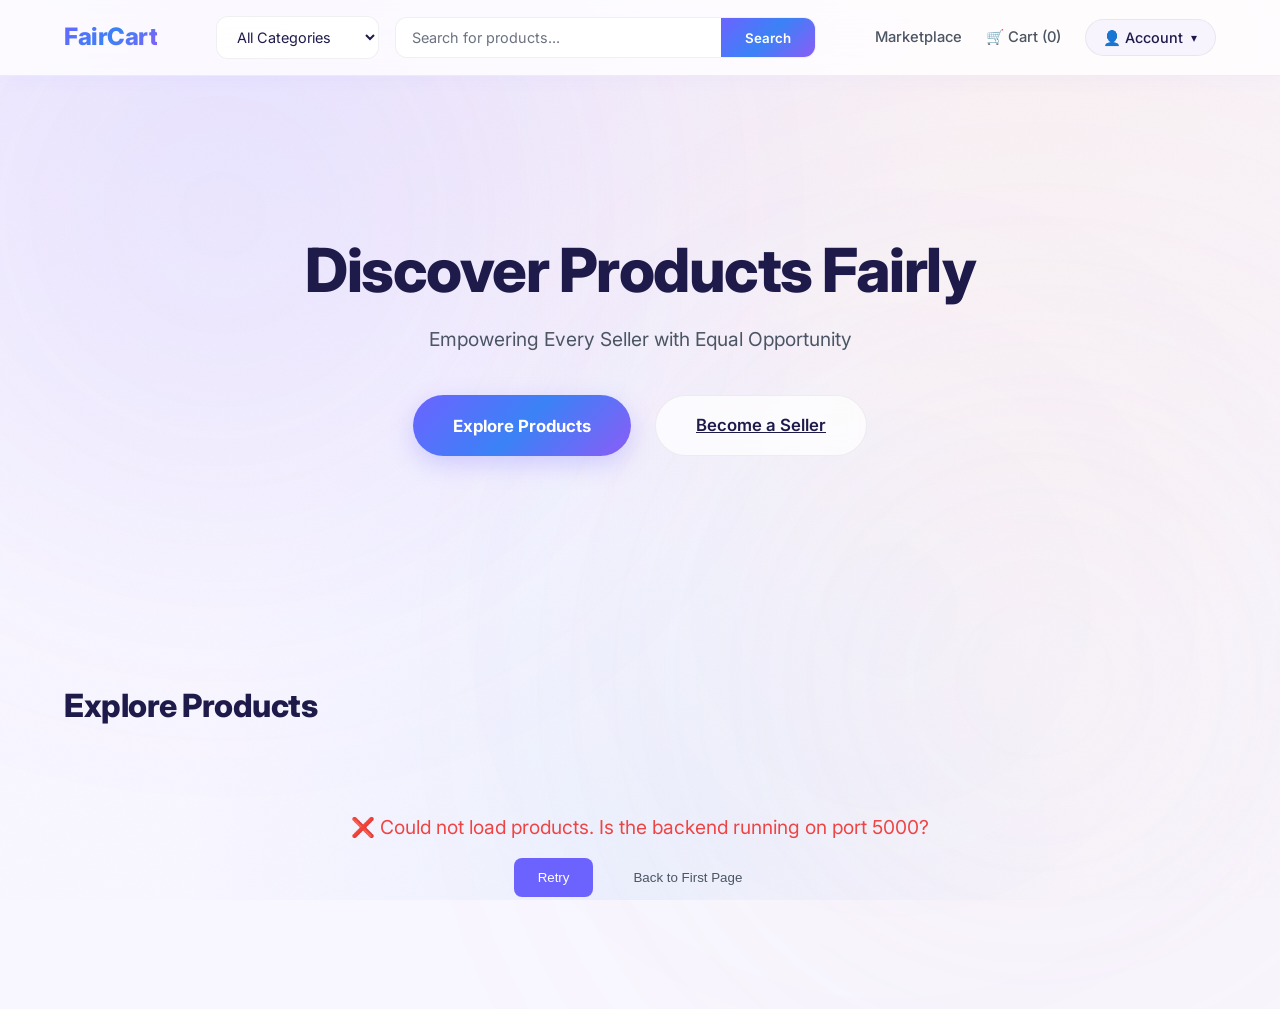
<file: frontend/s-frontend/index.html>
<!DOCTYPE html>
<html lang="en">

<head>
    <meta charset="UTF-8">
    <meta name="viewport" content="width=device-width, initial-scale=1.0">
    <title>FairCart - Discovery Portal</title>
    <link href="https://fonts.googleapis.com/css2?family=Inter:wght@300;400;500;600;700;800;900&display=swap"
        rel="stylesheet">
    <link rel="stylesheet" href="style.css">
</head>

<body>
    <!-- Ambient Background Effects -->
    <div class="fc-bg-glow fc-glow-1"></div>
    <div class="fc-bg-glow fc-glow-2"></div>
    <div class="fc-bg-glow fc-glow-3"></div>
    <div class="fc-grain"></div>

    <!-- Navbar -->
    <nav class="navbar">
        <a href="index.html" class="logo" style="text-decoration:none;">FairCart</a>
        <div class="nav-center">
            <div class="categories">
                <select id="category-filter">
                    <option value="All">All Categories</option>
                    <option value="Electronics">Electronics</option>
                    <option value="Fashion">Fashion</option>
                    <option value="Home & Kitchen">Home & Kitchen</option>
                </select>
            </div>
            <div class="search-bar">
                <input type="text" id="search-input" placeholder="Search for products...">
                <button id="search-btn">Search</button>
            </div>
        </div>
        <div class="nav-links" id="nav-links" data-auth-nav="true">
            <!-- Populated by auth.js -->
        </div>
        <button class="mobile-menu-toggle" id="mobile-menu-toggle" aria-label="Toggle mobile menu">
            <span></span>
            <span></span>
            <span></span>
        </button>
    </nav>

    <!-- Mobile Navigation Menu -->
    <div class="mobile-nav-menu" id="mobile-nav-menu">
        <div class="nav-links" id="mobile-nav-links" data-auth-nav="true">
            <!-- Populated by auth.js -->
        </div>
    </div>
    <div class="mobile-overlay" id="mobile-overlay"></div>

    <!-- Home Hero Section -->
    <header class="hero">
        <div class="hero-content">
            <h1>Discover Products Fairly</h1>
            <p>Empowering Every Seller with Equal Opportunity</p>
            <div class="hero-btns" id="hero-btns-container">
                <button class="btn-primary"
                    onclick="document.querySelector('.products-section').scrollIntoView({behavior: 'smooth'})">Explore
                    Products</button>
                <a class="btn-secondary" id="hero-seller-btn" href="seller.html">Become a Seller</a>
            </div>
        </div>
    </header>

    <!-- Product Section -->
    <section class="products-section">
        <h2>Explore Products</h2>
        <div id="product-grid" class="product-grid">
            <!-- Products injected by JS here -->
        </div>
    </section>

    <script src="auth.js"></script>
    <script src="customer.js"></script>
    <script>
        // Apply role guards
        requireCustomer();

        // Hide "Become a Seller" if already a customer
        const user = getCurrentUser();
        if (user && user.role === 'customer') {
            const sellerBtn = document.getElementById('hero-seller-btn');
            if (sellerBtn) sellerBtn.style.display = 'none';
        }

        // Mobile menu toggle
        const mobileMenuToggle = document.getElementById('mobile-menu-toggle');
        const mobileNavMenu = document.getElementById('mobile-nav-menu');
        const mobileOverlay = document.getElementById('mobile-overlay');

        if (mobileMenuToggle && mobileNavMenu) {
            mobileMenuToggle.addEventListener('click', () => {
                mobileMenuToggle.classList.toggle('active');
                mobileNavMenu.classList.toggle('active');
                mobileOverlay.classList.toggle('active');
                document.body.style.overflow = mobileNavMenu.classList.contains('active') ? 'hidden' : '';
            });

            mobileOverlay.addEventListener('click', () => {
                mobileMenuToggle.classList.remove('active');
                mobileNavMenu.classList.remove('active');
                mobileOverlay.classList.remove('active');
                document.body.style.overflow = '';
            });

            // Close menu when clicking on links
            const mobileLinks = mobileNavMenu.querySelectorAll('a');
            mobileLinks.forEach(link => {
                link.addEventListener('click', () => {
                    mobileMenuToggle.classList.remove('active');
                    mobileNavMenu.classList.remove('active');
                    mobileOverlay.classList.remove('active');
                    document.body.style.overflow = '';
                });
            });
        }
    </script>
    <script src="cart.js"></script>
    <script src="app.js?v=products-fix-20260421"></script>
</body>

</html>
</file>
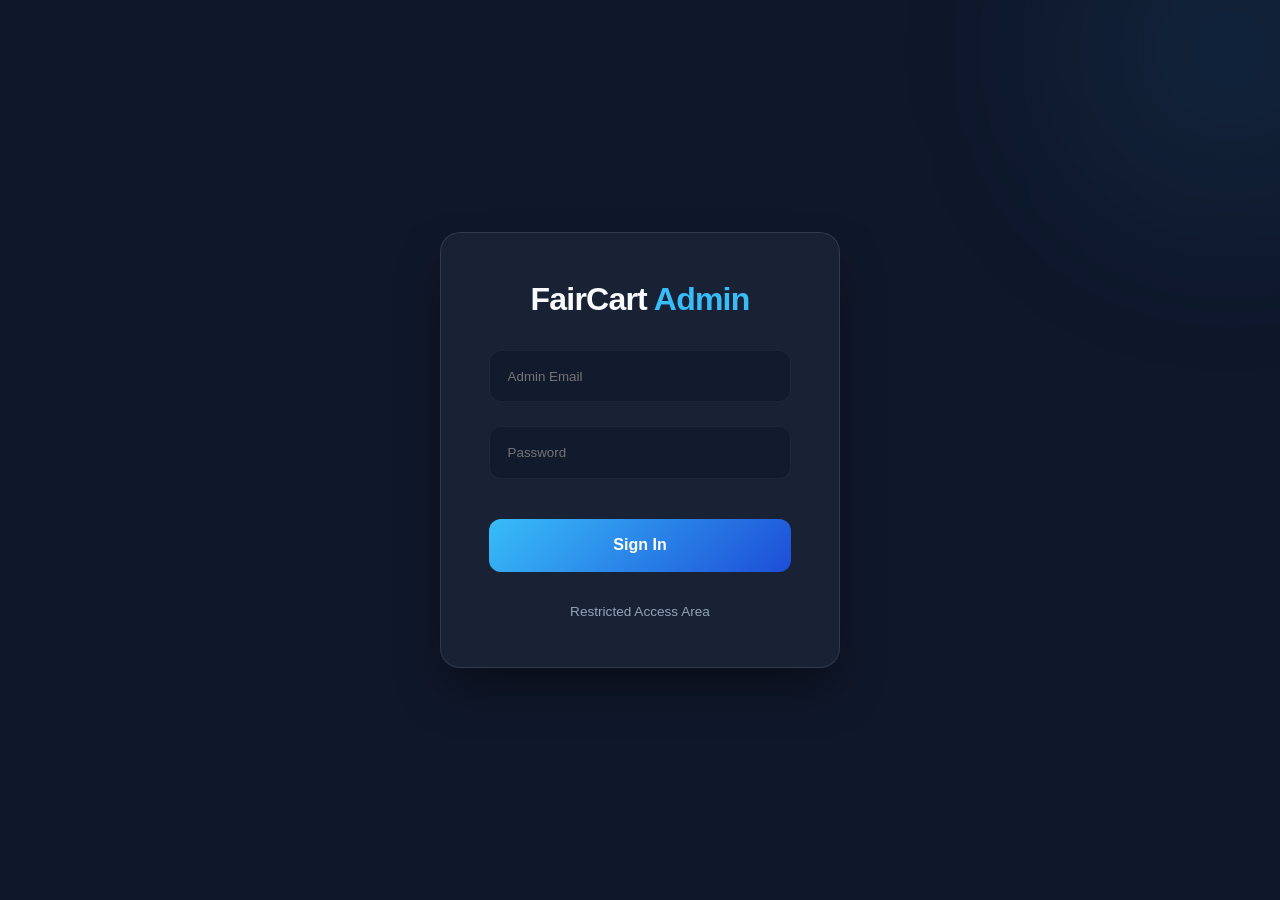
<file: frontend/admin-frontend/admin-login.html>
<!DOCTYPE html>
<html lang="en">
<head>
    <meta charset="UTF-8">
    <meta name="viewport" content="width=device-width, initial-scale=1.0">
    <title>Admin Login - FairCart</title>
    <link href="https://fonts.googleapis.com/css2?family=Poppins:wght@300;400;500;600;700&display=swap" rel="stylesheet">
    <link rel="stylesheet" href="admin.css">
    <style>
        .login-wrapper {
            height: 100vh;
            display: flex;
            align-items: center;
            justify-content: center;
            background: #0f172a;
            position: relative;
            overflow: hidden;
        }
        .login-wrapper::before {
            content: '';
            position: absolute;
            width: 300px;
            height: 300px;
            background: rgba(56, 189, 248, 0.1);
            filter: blur(100px);
            top: -100px;
            right: -100px;
            border-radius: 50%;
        }
        .login-card {
            background: rgba(30, 41, 59, 0.7);
            border: 1px solid rgba(255, 255, 255, 0.1);
            padding: 3rem;
            border-radius: 20px;
            width: 100%;
            max-width: 400px;
            backdrop-filter: blur(12px);
            box-shadow: 0 25px 50px -12px rgba(0, 0, 0, 0.5);
            text-align: center;
        }
        .login-card h2 {
            margin-bottom: 2rem;
            font-size: 2rem;
            color: #f8fafc;
            letter-spacing: -0.025em;
        }
        .form-control {
            width: 100%;
            padding: 1.1rem;
            margin-bottom: 1.5rem;
            background: rgba(15, 23, 42, 0.6);
            border: 1px solid rgba(255, 255, 255, 0.05);
            border-radius: 12px;
            color: white;
            outline: none;
            transition: all 0.3s;
            box-sizing: border-box;
        }
        .form-control:focus {
            border-color: #38bdf8;
            background: rgba(15, 23, 42, 0.8);
            box-shadow: 0 0 0 4px rgba(56, 189, 248, 0.1);
        }
        .btn-submit {
            width: 100%;
            padding: 1.1rem;
            background: linear-gradient(135deg, #38bdf8 0%, #1d4ed8 100%);
            color: white;
            border: none;
            border-radius: 12px;
            font-weight: 600;
            cursor: pointer;
            transition: all 0.3s;
            margin-top: 1rem;
            font-size: 1rem;
        }
        .btn-submit:hover {
            transform: translateY(-2px);
            box-shadow: 0 10px 15px -3px rgba(56, 189, 248, 0.4);
            opacity: 0.95;
        }
    </style>
</head>
<body>
    <div class="login-wrapper">
        <div class="login-card">
            <h2>FairCart <span style="color: #38bdf8;">Admin</span></h2>
            <form id="admin-login-form" onsubmit="adminLogin(event)">
                <input type="email" id="admin-email" class="form-control" placeholder="Admin Email" required>
                <input type="password" id="admin-pass" class="form-control" placeholder="Password" required>
                <button type="submit" class="btn-submit">Sign In</button>
            </form>
            <p style="margin-top: 2rem; font-size: 0.85rem; color: #94a3b8;">Restricted Access Area</p>
        </div>
    </div>
    <script>
        async function adminLogin(e) {
            e.preventDefault();
            const email = document.getElementById('admin-email').value;
            const password = document.getElementById('admin-pass').value;
            const apiBase = window.location.port === "5000"
                ? window.location.origin
                : `${window.location.protocol === "https:" ? "https:" : "http:"}//${window.location.hostname || "localhost"}:5000`;

            try {
                const res = await fetch(`${apiBase}/admin-login`, {
                    method: 'POST',
                    credentials: 'include',
                    cache: 'no-store',
                    headers: { 'Content-Type': 'application/json' },
                    body: JSON.stringify({ email, password })
                });
                const data = await res.json();
                
                if (data.status === 'success') {
                    if (data.token) {
                        const user = data.user || { email, role: 'admin', name: 'FairCart Admin' };
                        user.token = data.token;
                        localStorage.setItem('faircart_token', data.token);
                        localStorage.setItem('currentUser', JSON.stringify(user));
                    }
                    // Success! Redirect to admin dashboard
                    window.location.href = `${apiBase}/admin`;
                } else {
                    alert("Invalid admin credentials");
                }
            } catch (err) {
                console.error("Login failed:", err);
                alert("Failed to connect to authentication service.");
            }
        }
    </script>
</body>
</html>
</file>
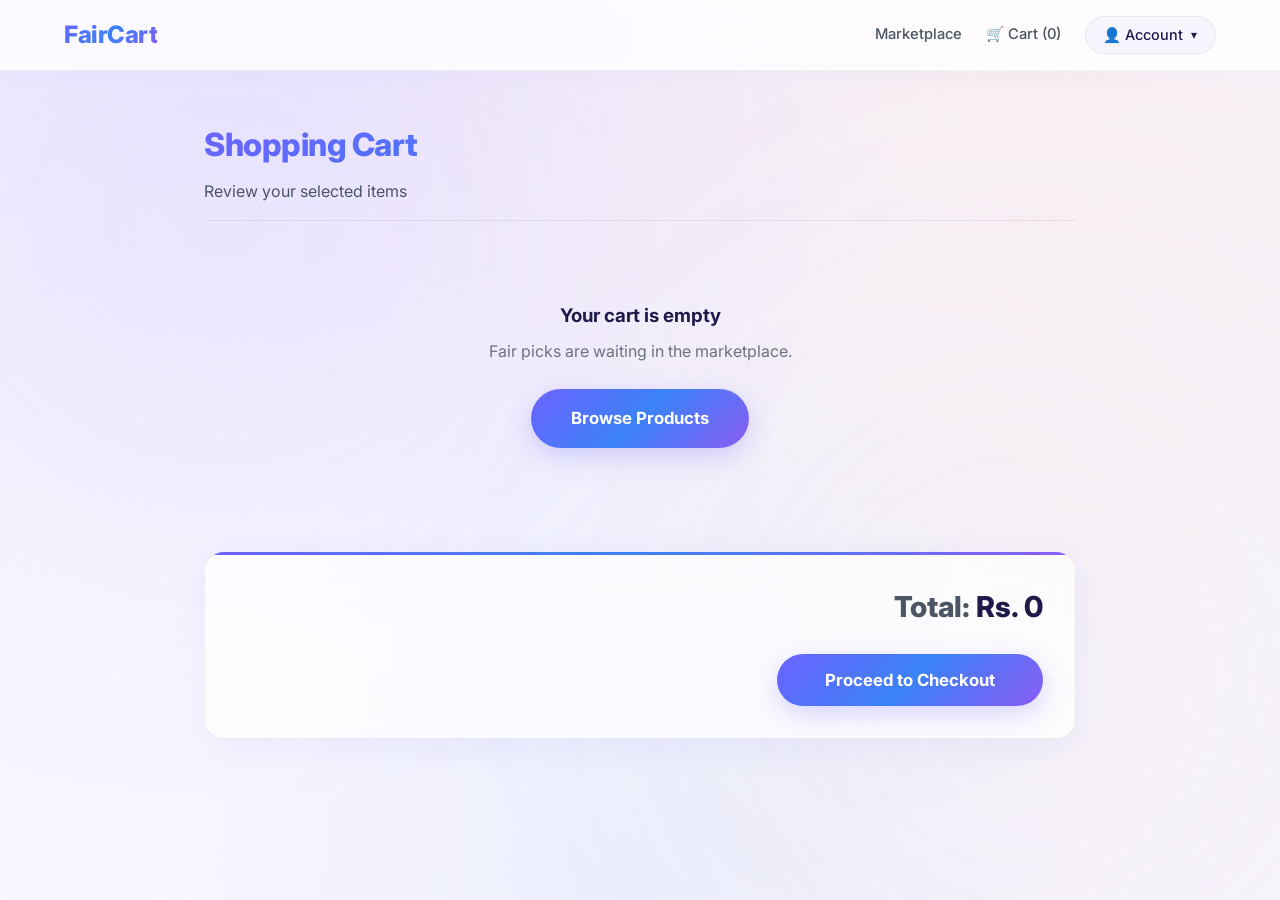
<file: frontend/s-frontend/cart.html>
<!DOCTYPE html>
<html lang="en">
<head>
    <meta charset="UTF-8">
    <meta name="viewport" content="width=device-width, initial-scale=1.0">
    <title>Your Cart - FairCart</title>
    <link href="https://fonts.googleapis.com/css2?family=Inter:wght@300;400;500;600;700;800;900&display=swap" rel="stylesheet">
    <link rel="stylesheet" href="style.css">
    <style>
        .cart-wrapper {
            max-width: 1000px;
            margin: 3rem auto;
            padding: 0 5%;
            position: relative;
            z-index: 10;
        }
        .cart-header {
            margin-bottom: 2rem;
            border-bottom: 1px solid var(--fc-border);
            padding-bottom: 1rem;
        }
        .cart-header h1 {
            font-weight: 800;
            letter-spacing: -0.5px;
            background: var(--fc-gradient);
            -webkit-background-clip: text;
            background-clip: text;
            -webkit-text-fill-color: transparent;
        }
        .cart-summary {
            margin-top: 3rem;
            background: var(--fc-surface);
            border: 1px solid var(--fc-border);
            padding: 2rem;
            border-radius: var(--fc-radius);
            text-align: right;
            backdrop-filter: blur(20px);
            box-shadow: var(--fc-shadow);
            position: relative;
            overflow: hidden;
        }
        .cart-summary::after {
            content: '';
            position: absolute;
            top: 0; left: 0; right: 0;
            height: 3px;
            background: var(--fc-gradient);
        }
        .cart-summary h2 {
            font-size: 1.8rem;
            margin-bottom: 1.5rem;
            font-weight: 800;
        }
        .checkout-btn {
            background: var(--fc-gradient);
            color: white;
            border: none;
            padding: 1rem 3rem;
            border-radius: 60px;
            font-size: 1.05rem;
            font-weight: 700;
            cursor: pointer;
            transition: var(--fc-transition);
            font-family: inherit;
            box-shadow: 0 8px 24px rgba(108, 99, 255, 0.25);
        }
        .checkout-btn:hover {
            box-shadow: 0 12px 32px rgba(108, 99, 255, 0.35);
            transform: translateY(-3px) scale(1.02);
        }
        @media(max-width: 768px) {
            .cart-item-card {
                grid-template-columns: 1fr !important;
                gap: 1.5rem;
                text-align: center;
            }
            .cart-item-card .item-total {
                margin-right: 0 !important;
                text-align: center !important;
            }
        }
    </style>
</head>
<body>
    <div class="fc-bg-glow fc-glow-1"></div>
    <div class="fc-bg-glow fc-glow-2"></div>
    <div class="fc-bg-glow fc-glow-3"></div>
    <div class="fc-grain"></div>

    <nav class="navbar">
        <div class="logo"><a href="index.html" style="color:inherit; text-decoration:none;">FairCart</a></div>
        <div class="nav-links" id="nav-links" data-auth-nav="true">
            <!-- Auth links generated by auth.js -->
        </div>
    </nav>

    <div class="cart-wrapper">
        <div class="cart-header">
            <h1>Shopping Cart</h1>
            <p style="color: var(--text-secondary); margin-top: 0.5rem;">Review your selected items</p>
        </div>

        <!-- Render Items -->
        <div id="cart-items-container">
            <!-- Javascript injects cart elements here -->
        </div>

        <!-- Cart Summary block -->
        <div class="cart-summary">
            <h2 style="color: var(--text-secondary);">Total: <span id="cart-total" style="color: #1e1b4b;">₹0</span></h2>
            <button class="checkout-btn" onclick="checkoutCart()">Proceed to Checkout</button>
        </div>
    </div>

    <!-- Execution scripts -->
    <script src="auth.js"></script>
    <script src="customer.js"></script>
    <script src="cart.js"></script>
</body>
</html>
</file>
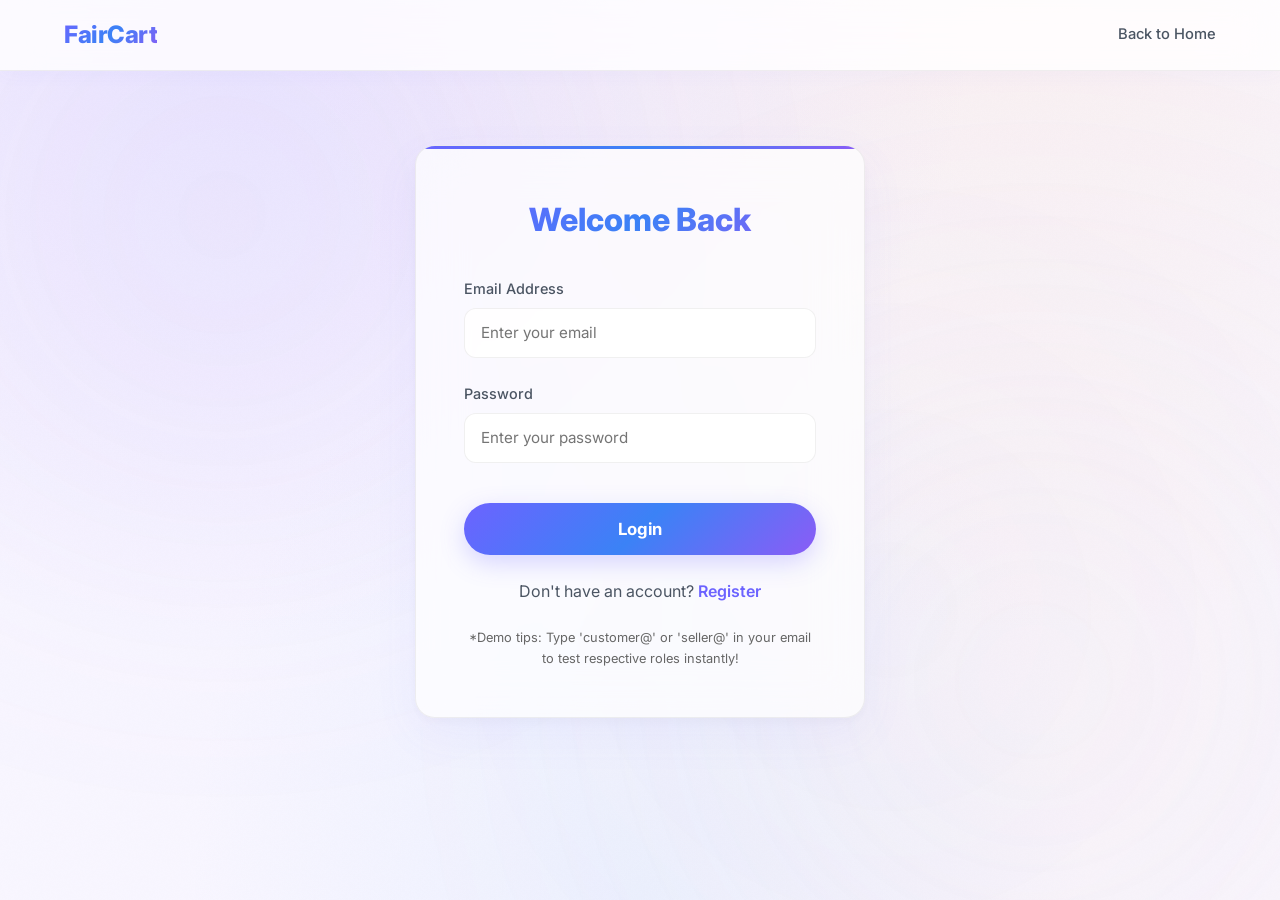
<file: frontend/s-frontend/login.html>
<!DOCTYPE html>
<html lang="en">
<head>
    <meta charset="UTF-8">
    <meta name="viewport" content="width=device-width, initial-scale=1.0">
    <title>Login - FairCart</title>
    <link href="https://fonts.googleapis.com/css2?family=Inter:wght@300;400;500;600;700;800;900&display=swap" rel="stylesheet">
    <link rel="stylesheet" href="style.css">
</head>
<body>
    <div class="fc-bg-glow fc-glow-1"></div>
    <div class="fc-bg-glow fc-glow-2"></div>
    <div class="fc-bg-glow fc-glow-3"></div>
    <div class="fc-grain"></div>

    <nav class="navbar">
        <div class="logo">FairCart</div>
        <div class="nav-links">
            <a href="index.html">Back to Home</a>
        </div>
    </nav>

    <div class="auth-container">
        <div class="auth-card">
            <h2>Welcome Back</h2>
            <form id="login-form" onsubmit="login(event)">
                <div class="form-group">
                    <label>Email Address</label>
                    <input type="email" id="email" class="form-control" placeholder="Enter your email" required>
                </div>
                <div class="form-group">
                    <label>Password</label>
                    <input type="password" id="password" class="form-control" placeholder="Enter your password" required>
                </div>
                <button type="submit" class="btn-primary btn-block">Login</button>
            </form>
            <div class="auth-footer">
                <p>Don't have an account? <a href="register.html">Register</a></p>
                <p style="font-size: 0.8rem; margin-top: 1.5rem; color: #666;">
                    *Demo tips: Type 'customer@' or 'seller@' in your email to test respective roles instantly!
                </p>
            </div>
        </div>
    </div>
    
    <script src="auth.js"></script>
</body>
</html>
</file>
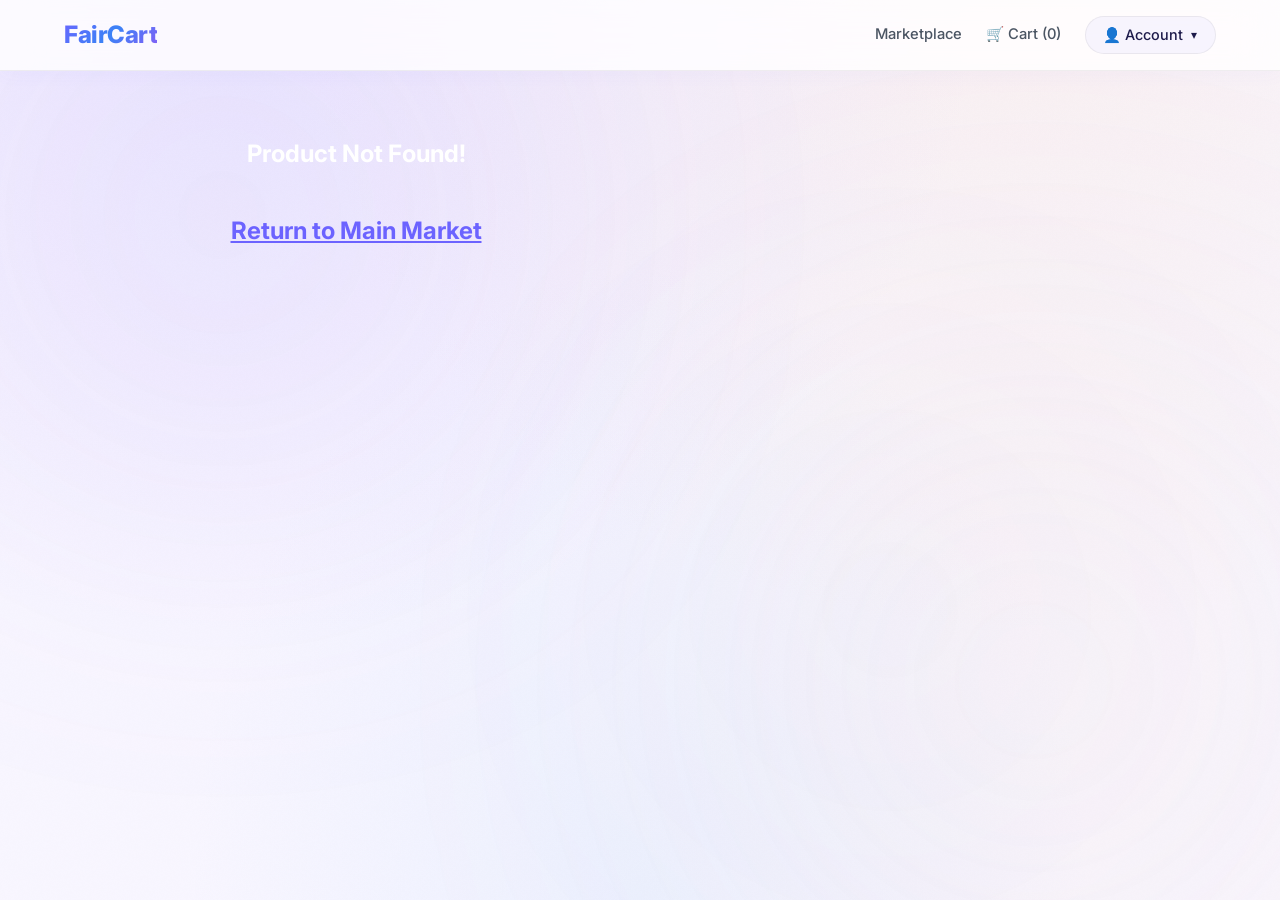
<file: frontend/s-frontend/product.html>
<!DOCTYPE html>
<html lang="en">
<head>
    <meta charset="UTF-8">
    <meta name="viewport" content="width=device-width, initial-scale=1.0">
    <title>Product Details - FairCart</title>
    <link href="https://fonts.googleapis.com/css2?family=Inter:wght@300;400;500;600;700;800;900&display=swap" rel="stylesheet">
    <link rel="stylesheet" href="style.css">
    <style>
        .product-page-wrapper {
            max-width: 1200px;
            margin: 4rem auto;
            padding: 0 5%;
            display: grid;
            grid-template-columns: 1fr 1fr;
            gap: 4rem;
            align-items: center;
            position: relative;
            z-index: 10;
        }
        .product-visual {
            background: var(--fc-surface);
            border: 1px solid var(--fc-border);
            border-radius: var(--fc-radius);
            height: 500px;
            display: flex;
            align-items: center;
            justify-content: center;
            font-size: 8rem;
            box-shadow: var(--fc-shadow);
            backdrop-filter: blur(20px);
            transition: var(--fc-transition);
            position: relative;
            overflow: hidden;
        }
        .product-visual::after {
            content: '';
            position: absolute;
            top: 0; left: 0; right: 0;
            height: 3px;
            background: var(--fc-gradient);
        }
        .product-visual:hover {
            box-shadow: 0 16px 48px rgba(108, 99, 255, 0.12);
            transform: translateY(-4px);
        }
        .product-meta {
            display: flex;
            flex-direction: column;
            gap: 1.5rem;
        }
        .fair-tag {
            display: inline-flex;
            align-items: center;
            gap: 0.5rem;
            background: rgba(108, 99, 255, 0.06);
            border: 1px solid rgba(108, 99, 255, 0.2);
            color: var(--fc-primary);
            padding: 0.5rem 1rem;
            border-radius: 50px;
            font-weight: 600;
            font-size: 0.85rem;
            width: max-content;
            margin-bottom: 0.5rem;
        }
        .product-title {
            font-size: 2.5rem;
            line-height: 1.15;
            color: var(--fc-text);
            margin-bottom: 0.5rem;
            font-weight: 800;
            letter-spacing: -1px;
        }
        .product-price-large {
            font-size: 2rem;
            font-weight: 800;
            color: var(--fc-primary);
        }
        .product-description {
            color: var(--fc-text-dim);
            line-height: 1.8;
            font-size: 1.05rem;
        }
        .seller-block {
            background: rgba(108, 99, 255, 0.03);
            border: 1px solid var(--fc-border);
            padding: 1rem 1.5rem;
            border-radius: var(--fc-radius-sm);
            display: flex;
            align-items: center;
            justify-content: space-between;
            transition: var(--fc-transition);
        }
        .seller-block:hover {
            border-color: var(--fc-border-hover);
            box-shadow: 0 4px 16px rgba(108, 99, 255, 0.06);
        }
        .btn-add-large {
            background: var(--fc-gradient);
            color: white;
            border: none;
            padding: 1.2rem;
            border-radius: var(--fc-radius-sm);
            font-size: 1.1rem;
            font-weight: 700;
            cursor: pointer;
            transition: var(--fc-transition);
            margin-top: 1rem;
            text-transform: uppercase;
            letter-spacing: 1px;
            font-family: inherit;
            position: relative;
            overflow: hidden;
        }
        .btn-add-large:hover {
            box-shadow: 0 12px 32px rgba(108, 99, 255, 0.3);
            transform: translateY(-3px) scale(1.01);
        }
        .product-actions {
            display: grid;
            grid-template-columns: 1fr 1fr auto;
            gap: 0.8rem;
            align-items: center;
        }
        .product-action-secondary {
            border: 1px solid rgba(108, 99, 255, 0.18);
            background: rgba(255, 255, 255, 0.72);
            color: var(--fc-primary);
            padding: 1.1rem;
            border-radius: var(--fc-radius-sm);
            font-size: 1rem;
            font-weight: 800;
            cursor: pointer;
            transition: var(--fc-transition);
            font-family: inherit;
        }
        .product-action-secondary:hover,
        .product-action-secondary.is-saved {
            color: white;
            background: var(--fc-gradient);
            transform: translateY(-3px);
            box-shadow: 0 12px 28px rgba(108, 99, 255, 0.22);
        }
        @media(max-width: 900px) {
            .product-page-wrapper {
                grid-template-columns: 1fr;
                gap: 2rem;
            }
            .product-visual {
                height: 350px;
            }
            .product-title {
                font-size: 2rem;
            }
            .product-actions {
                grid-template-columns: 1fr;
            }
        }
    </style>
</head>
<body>
    <div class="fc-bg-glow fc-glow-1"></div>
    <div class="fc-bg-glow fc-glow-2"></div>
    <div class="fc-bg-glow fc-glow-3"></div>
    <div class="fc-grain"></div>

    <nav class="navbar">
        <div class="logo"><a href="index.html" style="color:inherit; text-decoration:none;">FairCart</a></div>
        <div class="nav-links" id="nav-links" data-auth-nav="true">
            <!-- Header layout populated dynamically by auth.js -->
        </div>
    </nav>

    <div class="product-page-wrapper" id="page-content">
        <!-- Rendered fully via core extraction scripts mapped down below -->
    </div>

    <!-- Core Runtime Scripts mapping logic layers -->
    <script src="auth.js"></script>
    <script src="cart.js"></script>
    <script src="customer.js"></script>
    <script>
        const PRODUCT_API_ORIGIN = typeof getFairCartApiOrigin === "function"
            ? getFairCartApiOrigin()
            : (window.location.port === "5000" ? "" : `${window.location.protocol === "https:" ? "https:" : "http:"}//${window.location.hostname || "localhost"}:5000`);

        function productEscape(value) {
            if (window.FairCartCustomer?.escapeHtml) return window.FairCartCustomer.escapeHtml(value);
            return String(value || "")
                .replace(/&/g, "&amp;")
                .replace(/</g, "&lt;")
                .replace(/>/g, "&gt;")
                .replace(/"/g, "&quot;")
                .replace(/'/g, "&#039;");
        }

        function productPrice(value) {
            return `Rs. ${Number(value || 0).toLocaleString("en-IN")}`;
        }

        function productFairMeta(product) {
            const impressions = Number(product.impressions || 0);
            const score = Math.round(Number(product.final_score || 0) * 100);
            const bucket = product.exposure_bucket || (
                impressions === 0 ? "new" :
                impressions < 25 ? "low_exposure" :
                impressions < 100 ? "growing" :
                "established"
            );
            const labels = {
                new: "New discovery boost",
                low_exposure: "Low-view boost",
                growing: "Balanced growth",
                established: "Quality ranked"
            };
            return {
                label: labels[bucket] || "Fair ranked",
                score: Number.isFinite(score) ? score : 0,
                reason: product.fair_exposure_reason || "Balanced by exposure, engagement, quality, and seller diversity."
            };
        }

        window.buyNowFromEncoded = function(encodedProduct) {
            const product = window.FairCartCustomer?.decodeProduct?.(encodedProduct);
            if (!product) return;
            const added = addToCart(product.name, product.price, {
                seller_id: product.seller_id || "",
                product_id: product._id || "",
                image_url: product.image_url || ""
            });
            if (added) window.location.href = "cart.html";
        };

        document.addEventListener('DOMContentLoaded', async () => {
            if (typeof requireCustomer === 'function') requireCustomer();
            const urlParams = new URLSearchParams(window.location.search);
            const productId = urlParams.get('id'); // MongoDB IDs are strings, not integers

            if(!productId || productId === 'null') {
                document.getElementById('page-content').innerHTML = "<h2 style='text-align:center; color: white;'>Product Not Found! <br><br> <a href='index.html' style='color: var(--primary-color);'>Return to Main Market</a></h2>";
                return;
            }

            try {
                const res = await fetch(`${PRODUCT_API_ORIGIN}/api/product/single?id=${productId}`, { cache: 'no-store' });
                if(!res.ok) throw new Error("Product fetch failed");
                const data = await res.json();
                const product = data.product;

                if(!product) {
                    document.getElementById('page-content').innerHTML = "<h2 style='text-align:center; color: white;'>The specified product has been removed by the Seller! <br><br> <a href='index.html' style='color: var(--primary-color);'>Return to Main Market</a></h2>";
                    return;
                }

                const displayIcon = product.icon ? product.icon : "Box";
                const sellerDisplay = product.seller_name || (product.seller_id ? product.seller_id.split('@')[0].toUpperCase() : 'UNKNOWN');
                const fairMeta = productFairMeta(product);
                const dummyDescription = product.description
                    ? productEscape(product.description)
                    : `Experience the premium build quality of <strong>${productEscape(product.name)}</strong>. This listing is ranked through FairCart's exposure system so quality products from smaller sellers can be discovered.`;

                const userRole = (getCurrentUser() || {}).role || 'guest';
                const isSpecialUser = userRole === 'seller' || userRole === 'admin';

                let badgesHtml = '';
                if (isSpecialUser && product.impressions < 50) badgesHtml += `<span class="badge badge-boosted" style="font-size: 0.8rem; padding: 0.3rem 0.8rem;">Boosted Visibility</span>`;
                if ((product.impressions || 0) <= 100) badgesHtml += `<span class="badge badge-new" style="font-size: 0.8rem; padding: 0.3rem 0.8rem;">New Arrival</span>`;
                badgesHtml += `<span class="badge" title="${productEscape(fairMeta.reason)}" style="background:rgba(108,99,255,0.08); border:1px solid rgba(108,99,255,0.2); color:var(--fc-primary); font-size: 0.8rem; padding: 0.3rem 0.8rem;">${fairMeta.label} (${fairMeta.score})</span>`;
                if (product.on_sale) badgesHtml += `<span class="badge" style="background:rgba(34,197,94,0.15); border:1px solid #22c55e; color:#22c55e; font-size: 0.8rem; padding: 0.3rem 0.8rem;">Sale</span>`;

                const priceHtml = product.on_sale && product.original_price
                    ? `<div style="display:flex; align-items:baseline; gap:0.75rem; flex-wrap:wrap;">
                           <span class="product-price-large" style="color:#22c55e;">${productPrice(product.price)}</span>
                           <span style="color:#9ca3af; text-decoration:line-through; font-size:1.3rem;">${productPrice(product.original_price)}</span>
                           <span style="background:#22c55e; color:white; font-size:0.8rem; padding:0.2rem 0.6rem; border-radius:6px; font-weight:700;">Save ${productPrice(product.original_price - product.price)}</span>
                       </div>`
                    : `<div class="product-price-large">${productPrice(product.price)}</div>`;

                const firstImage = product.image_url || (product.image_urls && product.image_urls[0]) || '';
                const visualHtml = firstImage
                    ? `<img src="${productEscape(firstImage)}" style="width:100%; height:100%; object-fit:cover; border-radius:20px;" onerror="this.parentNode.innerHTML='${productEscape(displayIcon)}'; this.parentNode.style.fontSize='8rem';">`
                    : productEscape(displayIcon);
                const cartMeta = encodeURIComponent(JSON.stringify({
                    seller_id: product.seller_id || '',
                    product_id: product._id || '',
                    image_url: firstImage
                }));
                const safeProductName = String(product.name || '').replace(/\\/g, "\\\\").replace(/'/g, "\\'");
                const productPriceValue = Number(product.price) || 0;
                const encodedProduct = window.FairCartCustomer?.encodeProduct
                    ? window.FairCartCustomer.encodeProduct(product)
                    : encodeURIComponent(JSON.stringify(product));
                const isSaved = window.FairCartCustomer?.isSaved?.(product) || false;
                const safeTitle = productEscape(product.name);
                window.FairCartCustomer?.trackRecentlyViewed?.(product);

                document.getElementById('page-content').innerHTML = `
                    <div class="product-visual" style="${firstImage ? 'padding:0; overflow:hidden;' : ''}">
                        ${visualHtml}
                    </div>
                    <div class="product-meta">
                        <div class="fair-tag">Fair Exposure Enabled</div>
                        
                        <h1 class="product-title">${safeTitle}</h1>
                        ${priceHtml}
                        
                        <div style="display:flex; gap: 0.5rem; margin-top: 0.5rem; flex-wrap:wrap;">
                            ${badgesHtml}
                            <span id="ai-score-badge" class="badge" style="background:rgba(255,255,255,0.05); border:1px solid rgba(255,255,255,0.2); color:var(--text-secondary); display:none;">
                                🤖 AI Quality: Loading...
                            </span>
                        </div>

                        <p class="product-description">${dummyDescription}</p>

                        <div class="seller-block">
                            <div>
                                <span style="color:var(--text-secondary); font-size:0.9rem;">Sold By</span>
                                <div style="font-weight: 600; font-size: 1.1rem; color: var(--fc-text);">${productEscape(sellerDisplay)}</div>
                            </div>
                            <div style="text-align:right;">
                                <span style="color:var(--text-secondary); font-size:0.9rem;">Category</span>
                                <div style="font-weight: 500; color: var(--primary-color);">${productEscape(product.category || "Uncategorized")}</div>
                            </div>
                        </div>

                        <div class="product-actions">
                            <button class="btn-add-large" onclick="addToCart('${safeProductName}', ${productPriceValue}, JSON.parse(decodeURIComponent('${cartMeta}')))">Add to Cart</button>
                            <button class="product-action-secondary" onclick="buyNowFromEncoded('${encodedProduct}')">Buy Now</button>
                            <button class="product-action-secondary ${isSaved ? 'is-saved' : ''}" onclick="FairCartCustomer.toggleSavedFromEncoded('${encodedProduct}', event)">${isSaved ? 'Saved' : 'Save'}</button>
                        </div>
                        
                        <p style="color: var(--text-secondary); font-size: 0.8rem; text-align: center; margin-top: 1rem;">
                            ${product.impressions || 0} Views | ${product.clicks || 0} Clicks | Rating ${product.rating || 'N/A'} (${product.reviews_count || 0} reviews)
                        </p>
                    </div>

                    <div style="grid-column: 1 / -1; margin-top: 4rem;">
                        <h2 style="color: var(--fc-text); margin-bottom: 2rem; display: flex; align-items: center; gap: 0.5rem;">
                             More in ${productEscape(product.category || 'This Category')}
                        </h2>
                        <div id="recommendations-row" style="display: grid; grid-template-columns: repeat(auto-fill, minmax(200px, 1fr)); gap: 1.5rem;">
                            <p style="color:var(--text-secondary);">Loading recommendations...</p>
                        </div>
                    </div>
                `;

                // --- 2. Load ML Sentiment ---
                if (product.asin) {
                    fetch(`${PRODUCT_API_ORIGIN}/api/ml/sentiment?asin=${product.asin}`)
                        .then(r => r.json())
                        .then(d => {
                            if (d.score > 0) {
                                const badge = document.getElementById('ai-score-badge');
                                badge.style.display = 'inline-flex';
                                badge.innerHTML = `🤖 AI Quality: ${d.score.toFixed(1)}%`;
                                badge.style.borderColor = d.score > 40 ? '#4caf50' : '#ff9800';
                                badge.style.color = d.score > 40 ? '#4caf50' : '#ff9800';
                            }
                        }).catch(() => {});
                }

                // --- 3. Load Recommendations (ML if available, else by category) ---
                const recRow = document.getElementById('recommendations-row');

                async function loadCategoryRecs(category, excludeId) {
                    try {
                        const res = await fetch(`${PRODUCT_API_ORIGIN}/api/product/by-category?category=${encodeURIComponent(category)}&exclude=${excludeId}&limit=6`, { cache: 'no-store' });
                        const d = await res.json();
                        if (d.products && d.products.length > 0) {
                            renderRecs(d.products);
                        } else {
                            recRow.innerHTML = `<p style="color:var(--text-secondary);">No similar products found in this category yet.</p>`;
                        }
                    } catch(e) {
                        recRow.innerHTML = `<p style="color:var(--text-secondary);">Could not load recommendations.</p>`;
                    }
                }

                function renderRecs(items) {
                    recRow.innerHTML = items.map(p => `
                        <div class="product-card" onclick="window.location.href='product.html?id=${encodeURIComponent(p._id)}'" style="cursor:pointer; padding: 1rem;">
                            <div style="height: 130px; display:flex; align-items:center; justify-content:center; font-size: 2.5rem; background: rgba(255,255,255,0.03); border-radius: 8px; margin-bottom: 0.8rem; overflow:hidden;">
                                ${(p.image_url || (p.image_urls && p.image_urls[0]))
                                    ? `<img src="${productEscape(p.image_url || p.image_urls[0])}" style="width:100%; height:100%; object-fit:cover; border-radius:8px;" onerror="this.style.display='none'; this.parentNode.innerHTML='Box';">`
                                    : productEscape(p.icon || 'Box')}
                            </div>
                            <div style="font-weight:600; font-size:0.88rem; color:var(--fc-text); white-space:nowrap; overflow:hidden; text-overflow:ellipsis;" title="${productEscape(p.name)}">${productEscape(p.name)}</div>
                            ${p.on_sale && p.original_price ? `
                                <div style="margin-top:0.3rem;">
                                    <span style="color:#ef4444; text-decoration:line-through; font-size:0.75rem;">${productPrice(p.original_price)}</span>
                                    <span style="color:#22c55e; font-weight:700; margin-left:0.4rem;">${productPrice(p.price)}</span>
                                    <span style="background:#22c55e; color:white; font-size:0.65rem; padding:0.1rem 0.4rem; border-radius:4px; margin-left:0.3rem;">Sale</span>
                                </div>` : `
                                <div style="color:var(--primary-color); font-weight:700; margin-top:0.3rem;">${productPrice(p.price)}</div>`
                            }
                            <div style="color:var(--text-secondary); font-size:0.75rem; margin-top:0.2rem;">${productEscape(p.category || '')}</div>
                        </div>
                    `).join('');
                }

                if (product.ml_id) {
                    // Try ML recommendations first
                    fetch(`${PRODUCT_API_ORIGIN}/api/ml/recommend?id=${productId}&limit=6`, { cache: 'no-store' })
                        .then(r => r.json())
                        .then(d => {
                            if (d.recommendations && d.recommendations.length > 0) {
                                renderRecs(d.recommendations);
                            } else {
                                // ML returned nothing — fall back to category
                                loadCategoryRecs(product.category, productId);
                            }
                        }).catch(() => loadCategoryRecs(product.category, productId));
                } else {
                    // No ML id — use category-based recommendations directly
                    loadCategoryRecs(product.category, productId);
                }
            } catch(err) {
                console.error(err);
                document.getElementById('page-content').innerHTML = "<h2 style='text-align:center; color: #ef4444;'>Backend Connection Failed! <br><br> <a href='index.html' style='color: var(--primary-color);'>Return to Main Market</a></h2>";
            }
        });
    </script>
</body>
</html>
</file>
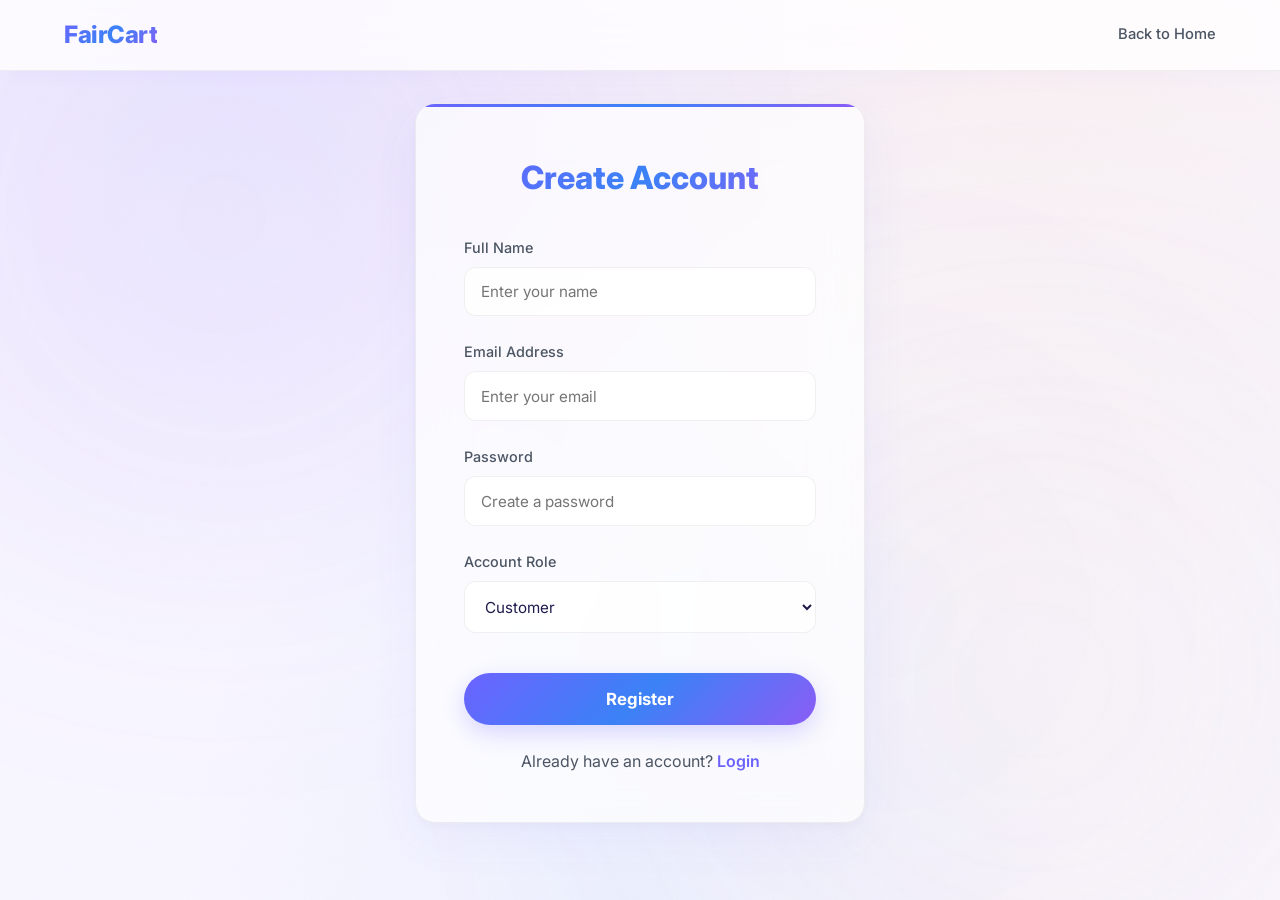
<file: frontend/s-frontend/register.html>
<!DOCTYPE html>
<html lang="en">
<head>
    <meta charset="UTF-8">
    <meta name="viewport" content="width=device-width, initial-scale=1.0">
    <title>Register - FairCart</title>
    <link href="https://fonts.googleapis.com/css2?family=Inter:wght@300;400;500;600;700;800;900&display=swap" rel="stylesheet">
    <link rel="stylesheet" href="style.css">
</head>
<body>
    <div class="fc-bg-glow fc-glow-1"></div>
    <div class="fc-bg-glow fc-glow-2"></div>
    <div class="fc-bg-glow fc-glow-3"></div>
    <div class="fc-grain"></div>

    <nav class="navbar">
        <div class="logo">FairCart</div>
        <div class="nav-links">
            <a href="index.html">Back to Home</a>
        </div>
    </nav>

    <div class="auth-container">
        <div class="auth-card">
            <h2>Create Account</h2>
            <form id="register-form" onsubmit="register(event)">
                <div class="form-group">
                    <label>Full Name</label>
                    <input type="text" id="name" class="form-control" placeholder="Enter your name" required>
                </div>
                <div class="form-group">
                    <label>Email Address</label>
                    <input type="email" id="email" class="form-control" placeholder="Enter your email" required>
                </div>
                <div class="form-group">
                    <label>Password</label>
                    <input type="password" id="password" class="form-control" placeholder="Create a password" required>
                </div>
                <div class="form-group">
                    <label>Account Role</label>
                    <select id="role" class="form-control" required style="background: rgba(255,255,255,0.8);" onchange="toggleSellerFields()">
                        <option value="customer">Customer</option>
                        <option value="seller">Seller</option>
                    </select>
                </div>

                <div id="seller-fields" style="display: none; background: rgba(108,99,255,0.04); padding: 1rem; border-radius: 8px; margin-bottom: 1.5rem;">
                    <h4 style="margin-bottom: 1rem; color: var(--primary-color);">Seller Details</h4>
                    <div class="form-group">
                        <label>Shop Name</label>
                        <input type="text" id="shop-name" class="form-control" placeholder="e.g. Rahul Supermart">
                    </div>
                    <div class="form-group">
                        <label>Aadhaar Number</label>
                        <input type="text" id="aadhaar-number" class="form-control" placeholder="XXXX XXXX XXXX">
                    </div>
                    <div class="form-group">
                        <label>Upload ID Proof</label>
                        <input type="file" id="id-proof" class="form-control" style="padding: 0.5rem;" accept="image/*,.pdf">
                    </div>
                </div>
                
                <button type="submit" class="btn-primary btn-block">Register</button>
            </form>
            <div class="auth-footer">
                <p>Already have an account? <a href="login.html">Login</a></p>
            </div>
        </div>
    </div>

    <script>
        function toggleSellerFields() {
            const role = document.getElementById('role').value;
            const sellerFields = document.getElementById('seller-fields');
            const shopName = document.getElementById('shop-name');
            const aadhaar = document.getElementById('aadhaar-number');
            
            if (role === 'seller') {
                sellerFields.style.display = 'block';
                shopName.required = true;
                aadhaar.required = true;
            } else {
                sellerFields.style.display = 'none';
                shopName.required = false;
                aadhaar.required = false;
            }
        }

        document.addEventListener('DOMContentLoaded', () => {
            const params = new URLSearchParams(window.location.search);
            const role = params.get('role');
            if (role === 'seller') {
                document.getElementById('role').value = 'seller';
                toggleSellerFields();
            }
        });
    </script>
    <script src="auth.js"></script>
</body>
</html>
</file>
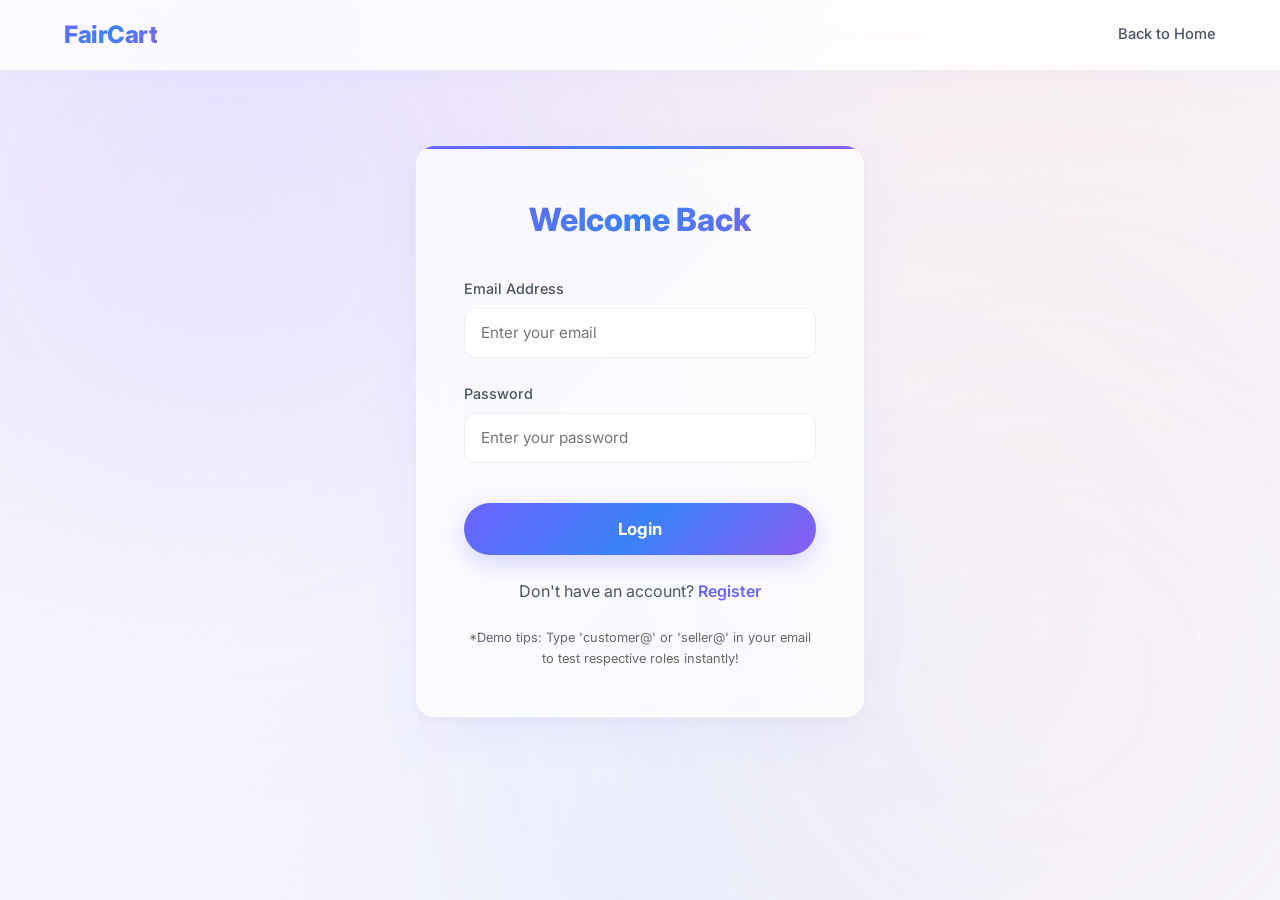
<file: frontend/s-frontend/seller-dashboard.html>
<!DOCTYPE html>
<html lang="en">
<head>
    <meta charset="UTF-8">
    <meta name="viewport" content="width=device-width, initial-scale=1.0">
    <title>Seller Dashboard – FairCart</title>
    <meta name="description" content="Manage your FairCart seller account. Fair Exposure guaranteed.">
    <link href="https://fonts.googleapis.com/css2?family=Inter:wght@300;400;500;600;700;800;900&display=swap" rel="stylesheet">
    <link rel="stylesheet" href="https://cdnjs.cloudflare.com/ajax/libs/font-awesome/6.4.0/css/all.min.css">
    <link rel="stylesheet" href="style.css">
    <style>
    /* ── Dashboard Overrides (fc-* design system) ── */
    body {
        display: flex;
        min-height: 100vh;
        margin: 0;
    }

    .sd-sidebar {
        width: 240px;
        background: rgba(255, 255, 255, 0.85);
        backdrop-filter: blur(24px) saturate(180%);
        border-right: 1px solid var(--fc-border);
        position: fixed;
        height: 100vh;
        z-index: 50;
        box-shadow: 2px 0 24px rgba(108, 99, 255, 0.04);
        display: flex;
        flex-direction: column;
        transition: transform 0.3s ease;
    }

    .sidebar-logo { padding: 1.5rem; text-align: center; border-bottom: 1px solid var(--fc-border); }
    .brand { font-size: 1.5rem; font-weight: 800; background: var(--fc-gradient); -webkit-background-clip: text; background-clip: text; -webkit-text-fill-color: transparent; letter-spacing: -0.5px; }

    .sidebar-nav { padding: 1rem; display: flex; flex-direction: column; gap: 0.4rem; }
    .nav-item {
        padding: 0.75rem 1rem;
        border-radius: var(--fc-radius-sm);
        color: var(--fc-text-muted);
        text-decoration: none;
        cursor: pointer;
        transition: var(--fc-transition);
        font-weight: 500;
        font-size: 0.92rem;
    }
    .nav-item:hover { background: rgba(108, 99, 255, 0.05); color: var(--fc-text); }
    .nav-item.active { background: rgba(108, 99, 255, 0.08); color: var(--fc-text); font-weight: 600; }

    .sd-main { margin-left: 240px; flex: 1; padding: 2rem; position: relative; z-index: 10; }
    .sd-topbar { display: flex; justify-content: space-between; align-items: center; margin-bottom: 2rem; }
    .sd-topbar h2 { font-weight: 800; letter-spacing: -0.5px; }
    .sd-title-row { display: flex; align-items: center; gap: 0.85rem; }
    .sd-menu-btn {
        display: none;
        width: 42px;
        height: 42px;
        border: 1px solid var(--fc-border);
        border-radius: var(--fc-radius-sm);
        background: rgba(255, 255, 255, 0.86);
        color: var(--fc-text);
        align-items: center;
        justify-content: center;
        cursor: pointer;
        box-shadow: var(--fc-shadow);
    }

    .stats-grid { display: grid; grid-template-columns: repeat(4, 1fr); gap: 1.5rem; margin-bottom: 3rem; }
    .stat-card {
        background: var(--fc-surface);
        padding: 1.5rem;
        border-radius: var(--fc-radius);
        border: 1px solid var(--fc-border);
        display: flex;
        flex-direction: column;
        align-items: center;
        text-align: center;
        gap: 0.5rem;
        transition: var(--fc-transition);
        position: relative;
        overflow: hidden;
    }
    .stat-card:hover { transform: translateY(-5px); box-shadow: 0 20px 40px rgba(108, 99, 255, 0.1); border-color: var(--fc-primary); }
    
    .card-icon {
        width: 48px;
        height: 48px;
        border-radius: 12px;
        display: flex;
        align-items: center;
        justify-content: center;
        font-size: 1.2rem;
        margin-bottom: 0.5rem;
    }
    .card-icon.blue    { background: rgba(59, 130, 246, 0.1); color: #3b82f6; }
    .card-icon.green   { background: rgba(22, 163, 74, 0.1); color: #16a34a; }
    .card-icon.purple  { background: rgba(139, 92, 246, 0.1); color: #8b5cf6; }
    .card-icon.warning { background: rgba(245, 158, 11, 0.1); color: #f59e0b; }

    .view { display: none; }
    .view.active { display: block; animation: viewFadeIn 0.5s cubic-bezier(0.16, 1, 0.3, 1); }

    @keyframes viewFadeIn {
        from { opacity: 0; transform: translateY(10px); }
        to { opacity: 1; transform: translateY(0); }
    }

    .form-card {
        background: var(--fc-surface);
        padding: 2rem;
        border-radius: var(--fc-radius);
        border: 1px solid var(--fc-border);
        max-width: 600px;
        box-shadow: var(--fc-shadow);
        backdrop-filter: blur(20px);
        position: relative;
        overflow: hidden;
    }
    .form-card::after {
        content: '';
        position: absolute;
        top: 0; left: 0; right: 0;
        height: 3px;
        background: var(--fc-gradient);
    }
    .form-group { margin-bottom: 1.5rem; }
    .form-group label { display: block; margin-bottom: 0.5rem; color: var(--fc-text-muted); font-weight: 500; font-size: 0.9rem; }
    .form-control {
        width: 100%;
        padding: 0.8rem 1rem;
        background: rgba(255,255,255,0.85);
        border: 1px solid var(--fc-border);
        border-radius: var(--fc-radius-sm);
        color: var(--fc-text);
        font-family: inherit;
        transition: var(--fc-transition);
    }
    .form-control:focus { border-color: var(--fc-primary); box-shadow: 0 0 0 3px rgba(108, 99, 255, 0.08); outline: none; }

    .products-grid { display: grid; grid-template-columns: repeat(auto-fill, minmax(280px, 1fr)); gap: 1.5rem; }
    .product-card-seller {
        background: var(--fc-surface);
        border: 1px solid var(--fc-border);
        border-radius: var(--fc-radius);
        padding: 1.5rem;
        box-shadow: var(--fc-shadow);
        transition: var(--fc-transition);
        display: flex;
        flex-direction: column;
        gap: 1rem;
    }
    .product-card-seller:hover { transform: translateY(-4px); box-shadow: 0 12px 32px rgba(108, 99, 255, 0.1); border-color: var(--fc-primary); }

    .order-row {
        background: var(--fc-surface);
        border: 1px solid var(--fc-border);
        border-radius: var(--fc-radius-sm);
        padding: 1.2rem;
        display: flex;
        justify-content: space-between;
        align-items: center;
        transition: var(--fc-transition);
    }
    .order-row:hover { background: rgba(255,255,255,0.9); border-color: var(--fc-primary); transform: translateX(5px); }

    .upload-box {
        border: 2px dashed var(--fc-border) !important;
        border-radius: var(--fc-radius-sm) !important;
        background: rgba(108, 99, 255, 0.02) !important;
        transition: var(--fc-transition) !important;
    }
    .upload-box:hover {
        border-color: var(--fc-primary) !important;
        background: rgba(108, 99, 255, 0.04) !important;
    }
    .seller-form-grid {
        display: grid;
        grid-template-columns: minmax(0, 1.5fr) minmax(280px, 1fr);
        gap: 2rem;
        align-items: start;
    }
    .seller-products-toolbar {
        display: flex;
        gap: 1rem;
        margin-bottom: 1.5rem;
        flex-wrap: wrap;
    }
    .seller-products-toolbar .form-control {
        max-width: 260px;
    }
    .sidebar-overlay {
        display: none;
        position: fixed;
        inset: 0;
        background: rgba(15, 23, 42, 0.35);
        backdrop-filter: blur(4px);
        opacity: 0;
        visibility: hidden;
        transition: opacity 0.3s ease, visibility 0.3s ease;
        z-index: 45;
    }
    .sidebar-overlay.open {
        opacity: 1;
        visibility: visible;
    }

    @media (max-width: 1024px) {
        .seller-form-grid { grid-template-columns: 1fr; }
        .seller-form-grid > div[style*="sticky"] { position: static !important; }
    }

    @media (max-width: 768px) {
        .sd-sidebar { transform: translateX(-100%); }
        .sd-sidebar.open { transform: translateX(0); }
        .sd-main { margin-left: 0; }
        .sd-topbar { align-items: flex-start; gap: 1rem; }
        .sd-menu-btn { display: inline-flex; }
        .sidebar-overlay { display: block; }
        .seller-products-toolbar .form-control { max-width: none; }
        .stats-grid { grid-template-columns: repeat(2, 1fr); }
    }

    #fc-toast {
        position: fixed;
        bottom: 2rem;
        right: 2rem;
        padding: 1rem 2rem;
        border-radius: var(--fc-radius-sm);
        z-index: 1000;
        transform: translateY(100px);
        opacity: 0;
        transition: 0.4s cubic-bezier(0.16, 1, 0.3, 1);
        background: rgba(255, 255, 255, 0.95);
        backdrop-filter: blur(16px);
        border: 1px solid rgba(108, 99, 255, 0.15);
        color: var(--fc-text);
        box-shadow: 0 12px 32px rgba(108, 99, 255, 0.1);
    }
    #fc-toast.toast-active {
        transform: translateY(0);
        opacity: 1;
    }
    </style>
</head>
<body>

<!-- Ambient Background -->
<div class="fc-bg-glow fc-glow-1"></div>
<div class="fc-bg-glow fc-glow-2"></div>
<div class="fc-bg-glow fc-glow-3"></div>
<div class="fc-grain"></div>

<!-- Sidebar Overlay (mobile) -->
<div class="sidebar-overlay" id="sidebar-overlay" onclick="closeSidebar()"></div>

<aside class="sd-sidebar" id="sd-sidebar">
    <div class="sidebar-logo">
        <div class="brand">FairCart</div>
        <div style="font-size:0.7rem; color:#64748b;">Seller Portal</div>
    </div>
    <nav class="sidebar-nav">
        <a class="nav-item active" id="nav-item-dashboard" onclick="switchView('dashboard')">📊 Dashboard</a>
        <a class="nav-item" id="nav-item-add" onclick="switchView('add')">➕ Add Product</a>
        <a class="nav-item" id="nav-item-products" onclick="switchView('products')">🛍️ My Products</a>
        <a class="nav-item" id="nav-item-orders" onclick="switchView('orders')">📋 Orders</a>
        <a class="nav-item" id="nav-item-notifications" onclick="switchView('notifications')">🔔 Notifications</a>
    </nav>
    <div style="padding: 1.5rem; border-top: 1px solid var(--border); margin-top: auto;">
        <div id="shop-name-display" style="font-weight:600; margin-bottom:1rem;">My Shop</div>
        <button onclick="sellerLogout(event)" style="width:100%; padding:0.6rem; border:1px solid #ef4444; color:#ef4444; background:transparent; border-radius:6px; cursor:pointer;">Logout</button>
    </div>
</aside>

<main class="sd-main">
    <header class="sd-topbar">
        <div class="sd-title-row">
            <button class="sd-menu-btn" type="button" onclick="openSidebar()" aria-label="Open seller menu">
                <i class="fas fa-bars"></i>
            </button>
            <div>
                <h2 id="page-title">Dashboard</h2>
                <div style="font-size: 0.9rem; color: var(--fc-text-muted); margin-top: 0.2rem;">Welcome back, <span id="seller-name-header" style="font-weight: 700; color: var(--fc-primary);">Seller</span></div>
            </div>
        </div>
        <div id="verify-badge-container">
            <!-- Badge injected via JS -->
        </div>
    </header>

    <div class="sd-content" id="sd-content-area">
        <!-- View: Dashboard -->
        <div class="view active" id="view-dashboard">
            <div class="stats-grid">
                <div class="stat-card">
                    <div class="card-icon blue"><i class="fas fa-box"></i></div>
                    <div class="stat-number" id="stat-total">0</div>
                    <div class="stat-label">Total Products</div>
                </div>
                <div class="stat-card">
                    <div class="card-icon green"><i class="fas fa-shopping-bag"></i></div>
                    <div class="stat-number" id="stat-orders">0</div>
                    <div class="stat-label">Total Orders</div>
                </div>
                <div class="stat-card">
                    <div class="card-icon purple"><i class="fas fa-eye"></i></div>
                    <div class="stat-number" id="stat-impressions">0</div>
                    <div class="stat-label">Total Impressions</div>
                </div>
                <div class="stat-card">
                    <div class="card-icon warning"><i class="fas fa-mouse-pointer"></i></div>
                    <div class="stat-number" id="stat-clicks">0</div>
                    <div class="stat-label">Total Clicks</div>
                </div>
            </div>

            <h3 style="margin-bottom: 1.2rem; font-weight: 700;">Quick Actions</h3>
            <div class="quick-actions-bar">
                <button class="action-btn" onclick="switchView('add')" id="qa-add-btn">
                    <i class="fas fa-plus-circle"></i> Add Product
                </button>
                <button class="action-btn" onclick="switchView('products')">
                    <i class="fas fa-boxes"></i> My Products
                </button>
                <button class="action-btn" onclick="switchView('orders')">
                    <i class="fas fa-list-check"></i> View Orders
                </button>
            </div>

            <div class="banner banner-fair" id="pending-alert" style="display:none; background:rgba(245,158,11,0.05); border:1px solid #f59e0b; padding:1.2rem; border-radius:12px; color:#d97706; align-items: center; gap: 1rem;">
                <i class="fas fa-clock" style="font-size: 1.5rem;"></i>
                <div>
                   <strong style="display: block; margin-bottom: 2px;">Verification Pending</strong>
                   Your account is under verification. You can add products after approval.
                </div>
            </div>
        </div>

        <!-- View: Add Product (AI Powered) -->
        <div class="view" id="view-add">
            <div class="seller-form-grid">
                <!-- Form Side -->
                <div class="form-card" style="max-width: none;">
                    <form id="add-product-form" onsubmit="addProduct(event)">
                        <!-- Section 1: Basic Info & AI Studio -->
                        <div class="ai-form-section">
                            <h3 class="ai-section-title"><i class="fas fa-magic"></i> ✨ AI Listing Studio</h3>
                            <p style="font-size: 0.85rem; color: var(--fc-text-muted); margin-bottom: 1.5rem;">
                                Start with a basic name and description, then let our AI optimize everything for you.
                            </p>
                            
                            <div class="form-group">
                                <label>Product Name</label>
                                <input type="text" id="prod-name" class="form-control" placeholder="e.g. Sony WH-1000XM5 Headphones" required oninput="updateLivePreview()">
                            </div>

                            <div class="form-group">
                                <label>Draft Description</label>
                                <textarea id="prod-desc" class="form-control" rows="3" placeholder="Quick notes about your product..." oninput="updateLivePreview()"></textarea>
                            </div>

                            <div style="display: grid; grid-template-columns: 1fr 1fr; gap: 1rem; margin-bottom: 1.5rem;">
                                <div class="form-group">
                                    <label>Price (₹)</label>
                                    <input type="number" id="prod-price" class="form-control" placeholder="999" required oninput="updateLivePreview()">
                                </div>
                                <div class="form-group">
                                    <label>Category</label>
                                    <select id="prod-category" class="form-control" onchange="updateLivePreview()">
                                        <option value="Electronics">Electronics</option>
                                        <option value="Fashion">Fashion</option>
                                        <option value="Home & Kitchen">Home & Kitchen</option>
                                    </select>
                                    <div id="category-ai-label" class="ai-tag-sim" style="display: none;">AI Suggested</div>
                                </div>
                            </div>

                            <button type="button" class="btn-ai-text" style="width: 100%; padding: 1rem; background: var(--fc-primary); color: white; border: none; border-radius: 8px; font-weight: 700; cursor: pointer;" onclick="optimizeListingWithAI()">
                                <i class="fas fa-wand-sparkles"></i> Optimize Listing with AI (Title, Description, SEO)
                            </button>

                            <!-- AI Suggestion Review Box -->
                            <div id="ai-review-box" style="display: none; margin-top: 1.5rem; padding: 1.5rem; border-radius: 12px; background: rgba(108, 99, 255, 0.05); border: 1px dashed var(--fc-primary);">
                                <h4 style="color: var(--fc-primary); margin-bottom: 1rem;"><i class="fas fa-robot"></i> Review AI Improvements</h4>
                                <div id="ai-review-content" style="font-size: 0.9rem; line-height: 1.6; color: var(--fc-text);">
                                    <!-- Dynamic Content -->
                                </div>
                                <div style="display: flex; gap: 1rem; margin-top: 1.5rem;">
                                    <button type="button" class="btn-primary" style="flex: 1; padding: 0.6rem; border: none; background: var(--fc-primary); color: white; border-radius: 6px; cursor: pointer;" onclick="acceptAIReview()">Apply Improvements</button>
                                    <button type="button" class="btn-secondary" style="flex: 1; padding: 0.6rem; border: 1px solid var(--fc-border); background: white; border-radius: 6px; cursor: pointer;" onclick="document.getElementById('ai-review-box').style.display='none'">Discard</button>
                                </div>
                            </div>
                        </div>

                        <!-- Section 2: Media Upload -->
                        <div class="ai-form-section" style="margin-top: 2rem;">
                            <h3 class="ai-section-title"><i class="fas fa-images"></i> Product Media</h3>
                            <div class="media-upload-container">
                                <div class="upload-box" id="upload-box-img" onclick="document.getElementById('prod-images').click()" style="padding: 2rem; text-align: center; border: 2px dashed var(--fc-border); border-radius: 12px; cursor: pointer; transition: all 0.2s;">
                                    <div class="upload-icon" style="font-size: 2rem; margin-bottom: 0.5rem;">📸</div>
                                    <div class="upload-text" style="font-weight: 600;">Upload Product Images</div>
                                    <div class="upload-req" style="font-size: 0.75rem; color: var(--fc-text-muted);">You can select up to 5 images (Required)</div>
                                    <input type="file" id="prod-images" accept="image/*" multiple style="display: none;" onchange="handleMultipleMediaPreview(this)">
                                </div>
                                
                                <div id="image-previews-container" style="display: flex; gap: 0.5rem; flex-wrap: wrap; margin-top: 1rem;"></div>

                                <div class="upload-box" id="upload-box-vid" onclick="document.getElementById('prod-video').click()" style="margin-top: 1rem; padding: 1rem; text-align: center; border: 1px solid var(--fc-border); border-radius: 12px; cursor: pointer;">
                                    <div class="upload-icon">🎥</div>
                                    <div class="upload-text">Add Product Video (Optional)</div>
                                    <input type="file" id="prod-video" accept="video/*" style="display: none;" onchange="handleMediaPreviewEnhanced(this, 'video')">
                                </div>
                            </div>
                            
                            <!-- AI Detected Tags -->
                            <div id="ai-tags-display" style="display: none; padding-top: 1rem; border-top: 1px solid rgba(0,0,0,0.05); margin-top: 1rem;">
                                <div style="font-size: 0.8rem; font-weight: 700; color: var(--fc-primary); margin-bottom: 0.5rem;">✨ AI Search Keywords (Hidden from Customers):</div>
                                <div id="detected-tags-container" style="display: flex; flex-wrap: wrap; gap: 0.5rem;"></div>
                            </div>
                        </div>

                        <input type="hidden" id="seo-keywords" value="">

                        <button type="submit" id="add-btn" class="btn-primary" style="width:100%; padding: 1.2rem; margin-top: 2rem; background: var(--fc-gradient); color: white; border: none; border-radius: 12px; font-weight: 800; font-size: 1.1rem; cursor: pointer; transition: all 0.2s;">
                            <span id="btn-text">🚀 List Product on FairCart</span>
                            <span id="btn-loader" style="display: none;">📤 Processing & Uploading...</span>
                        </button>
                    </form>
                </div>

                <!-- Preview Side (Sticky) -->
                <div style="position: sticky; top: 2rem;">
                    <!-- Quality Score Meter -->
                    <div class="form-card" style="margin-bottom: 1.5rem; padding: 1.5rem;">
                        <div style="display: flex; justify-content: space-between; align-items: center; margin-bottom: 1rem;">
                            <h4 style="margin: 0; font-weight: 700;">Product Quality Score</h4>
                            <span id="score-val" style="font-weight: 800; color: var(--fc-primary);">0%</span>
                        </div>
                        <div class="score-meter-bg">
                            <div id="score-fill" class="score-meter-fill" style="width: 0%;"></div>
                        </div>
                        <p id="score-tip" style="font-size: 0.8rem; color: var(--fc-text-muted); margin-top: 0.8rem;">
                            Keep filling the form to increase visibility!
                        </p>
                    </div>

                    <!-- Live Preview Card -->
                    <h4 style="margin-left: 0.5rem; margin-bottom: 0.8rem; font-weight: 700;">Live Storefront Preview</h4>
                    <div id="live-preview-container">
                        <!-- Card injected via JS -->
                    </div>

                    <div class="ai-optimization-box">
                        <h4 style="margin-top: 0; font-size: 0.9rem; color: var(--fc-primary);">✨ AI Suggestions</h4>
                        <ul id="ai-suggestions-list" style="padding-left: 1.2rem; font-size: 0.82rem; color: var(--fc-text-dim);">
                            <li>Add high-resolution images for 2x more clicks.</li>
                            <li>Use descriptive keywords in the title.</li>
                        </ul>
                    </div>
                </div>
            </div>
        </div>

        <!-- View: My Products -->
        <div class="view" id="view-products">
            <div class="seller-products-toolbar">
                <input type="search" id="search-input" class="form-control" placeholder="Search your products..." oninput="filterProducts()">
                <select id="cat-filter" class="form-control" onchange="filterProducts()">
                    <option value="All">All Categories</option>
                    <option value="Electronics">Electronics</option>
                    <option value="Fashion">Fashion</option>
                    <option value="Home & Kitchen">Home & Kitchen</option>
                </select>
            </div>
            <div class="products-grid" id="products-grid">
                <!-- Injected via JS -->
            </div>
        </div>

        <!-- View: Orders -->
        <div class="view" id="view-orders">
            <div id="orders-list" style="display:flex; flex-direction:column; gap:1rem;">
                <!-- Injected via JS -->
            </div>
        </div>

        <!-- View: Notifications -->
        <div class="view" id="view-notifications">
            <div id="notifications-list"></div>
        </div>
    </div>
</main>

<div id="fc-toast" class="fc-toast"></div>

<script src="auth.js"></script>
<script src="seller.js"></script>
</body>
</html>
</file>
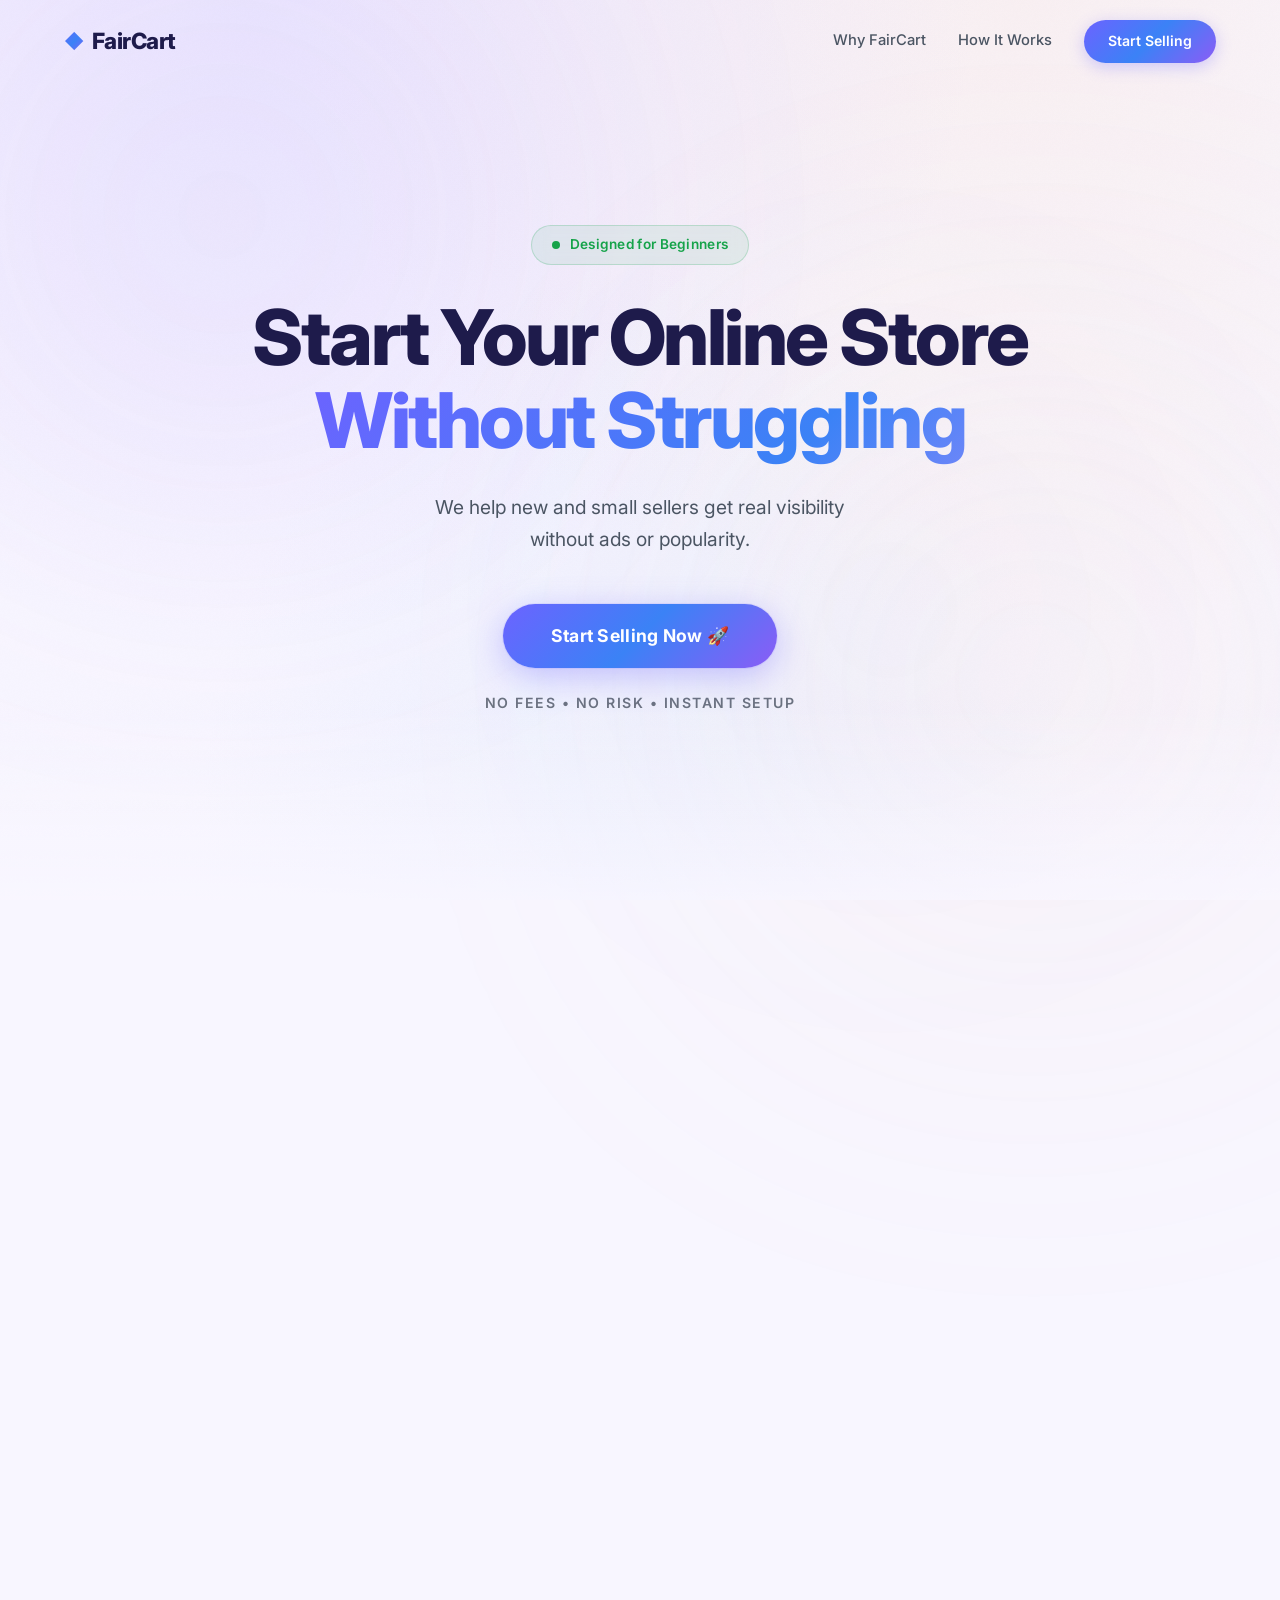
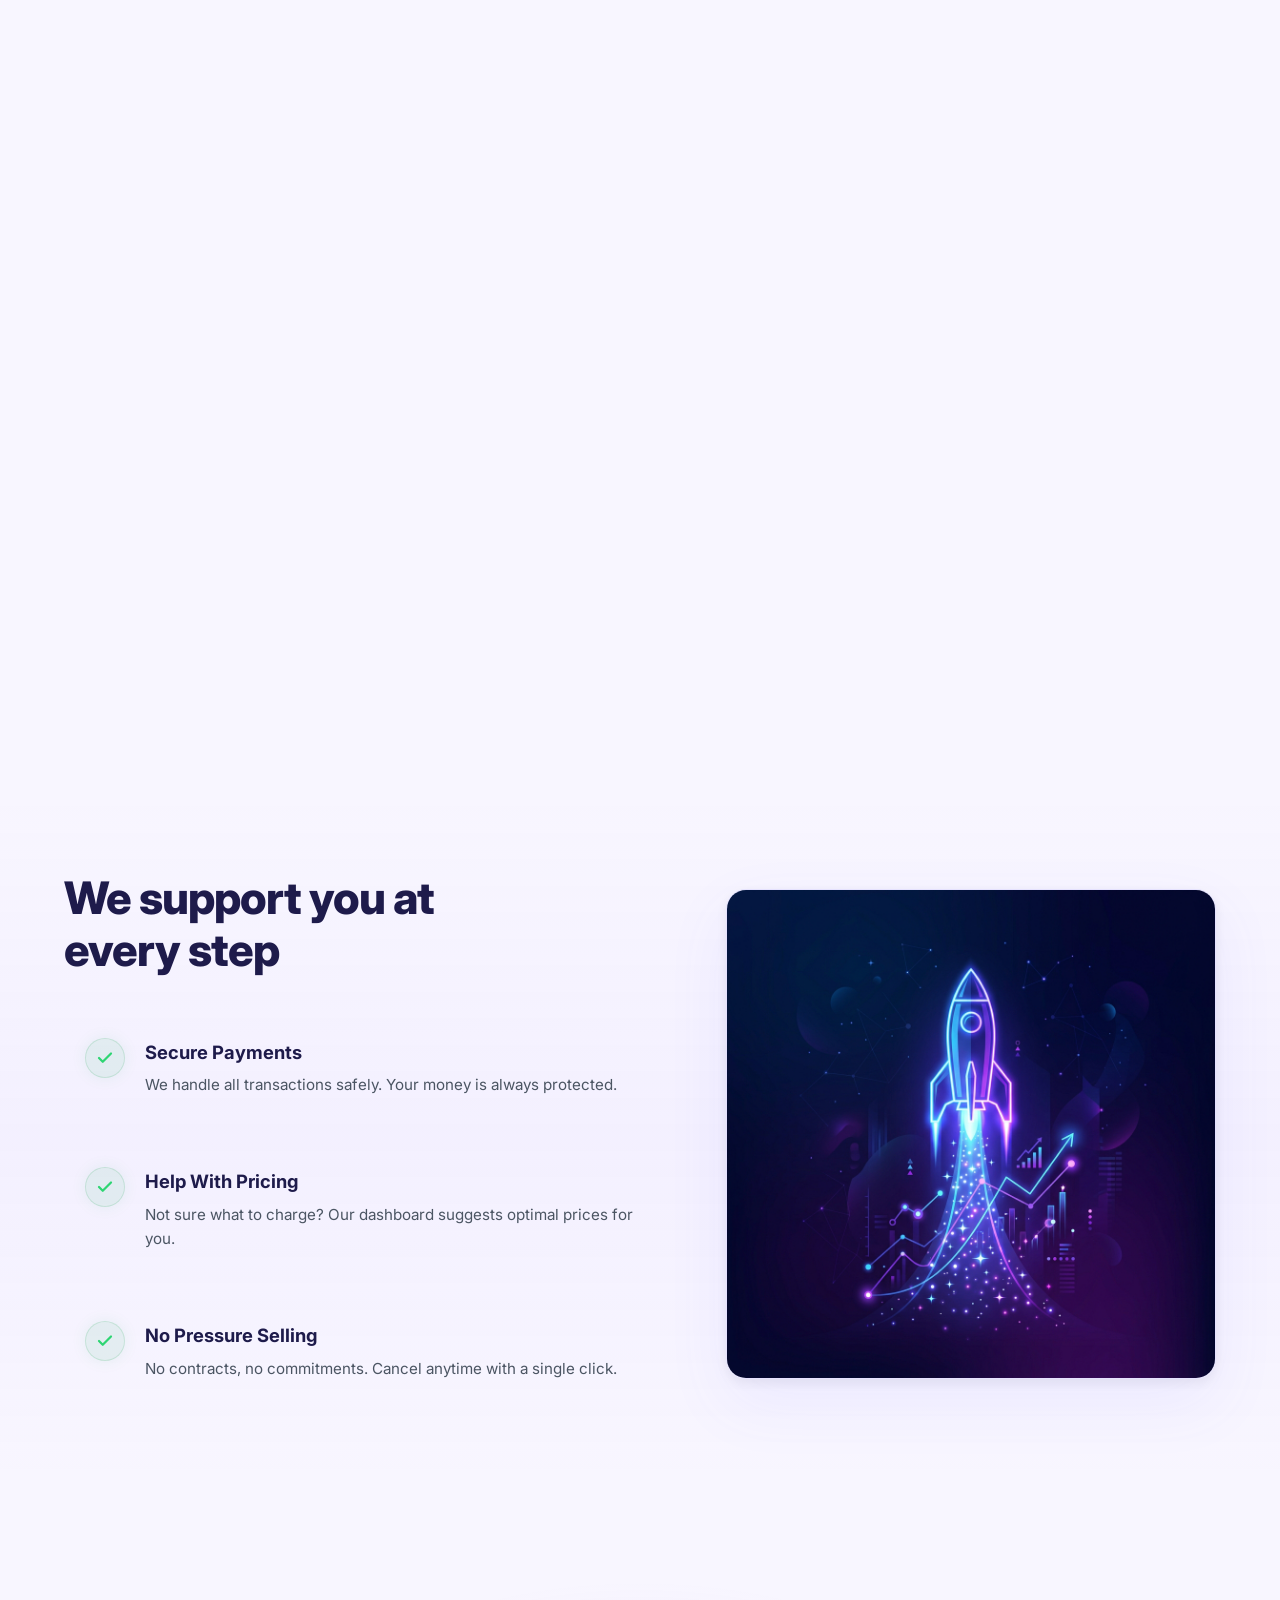
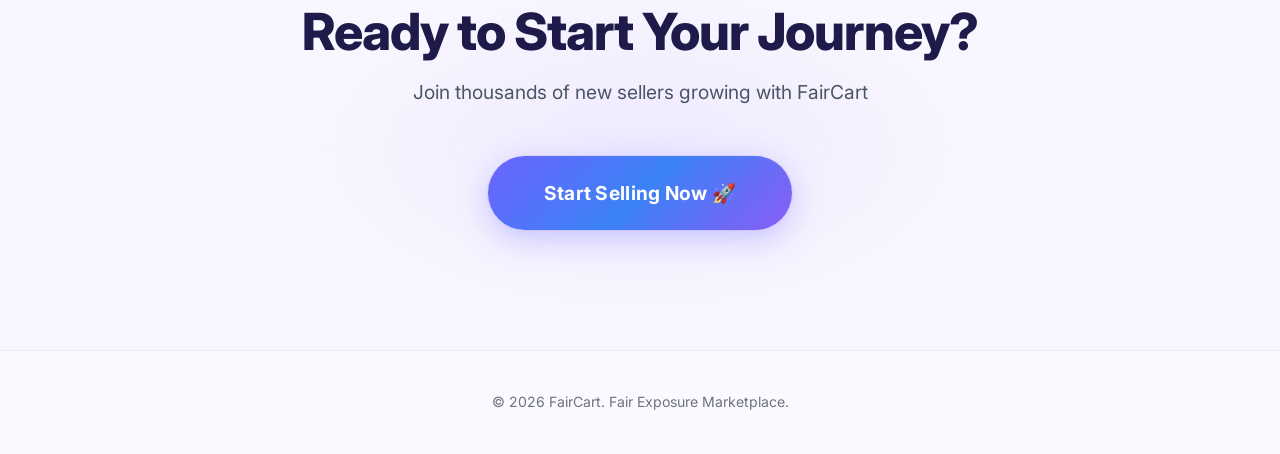
<file: frontend/s-frontend/seller-register.html>
<!DOCTYPE html>
<html lang="en">
<head>
    <meta charset="UTF-8">
    <meta name="viewport" content="width=device-width, initial-scale=1.0">
    <script>
        if (!new URLSearchParams(window.location.search).has("assistant")) {
            window.location.replace("seller.html");
        }
    </script>
    <title>Become a Seller – FairCart Smart Assistant</title>
    <link href="https://fonts.googleapis.com/css2?family=Inter:wght@300;400;500;600;700;800;900&display=swap" rel="stylesheet">
    <link rel="stylesheet" href="style.css">
    <style>
        /* ── Smart Seller Assistant ───────────────────────────────── */
        * { box-sizing: border-box; margin: 0; padding: 0; }

        body {
            min-height: 100vh;
            background: #07080f;
            font-family: 'Inter', sans-serif;
            color: #e8eaf6;
            display: flex;
            flex-direction: column;
        }

        .ssa-page {
            flex: 1;
            display: flex;
            flex-direction: column;
            align-items: center;
            justify-content: center;
            padding: 100px 16px 40px;
            gap: 24px;
        }

        /* Header badge */
        .ssa-badge {
            display: flex;
            align-items: center;
            gap: 10px;
            background: rgba(139, 92, 246, 0.12);
            border: 1px solid rgba(139, 92, 246, 0.3);
            border-radius: 50px;
            padding: 8px 20px;
            font-size: 0.82rem;
            font-weight: 600;
            color: #a78bfa;
            letter-spacing: 0.05em;
            text-transform: uppercase;
        }
        .ssa-badge .pulse-dot {
            width: 8px; height: 8px;
            background: #a78bfa;
            border-radius: 50%;
            animation: pulse-ring 1.8s infinite;
        }
        @keyframes pulse-ring {
            0%   { box-shadow: 0 0 0 0 rgba(167,139,250,0.6); }
            70%  { box-shadow: 0 0 0 8px rgba(167,139,250,0); }
            100% { box-shadow: 0 0 0 0 rgba(167,139,250,0); }
        }

        /* Chat window */
        .ssa-window {
            width: 100%;
            max-width: 580px;
            background: rgba(255,255,255,0.03);
            border: 1px solid rgba(255,255,255,0.08);
            border-radius: 24px;
            backdrop-filter: blur(20px);
            overflow: hidden;
            box-shadow: 0 30px 80px rgba(0,0,0,0.5), 0 0 0 1px rgba(139,92,246,0.08);
        }

        /* Window header bar */
        .ssa-header {
            display: flex;
            align-items: center;
            gap: 14px;
            padding: 20px 24px;
            background: rgba(139, 92, 246, 0.08);
            border-bottom: 1px solid rgba(255,255,255,0.06);
        }
        .ssa-avatar {
            width: 44px; height: 44px;
            border-radius: 14px;
            background: linear-gradient(135deg, #7c3aed, #4f46e5);
            display: flex; align-items: center; justify-content: center;
            font-size: 1.3rem;
            flex-shrink: 0;
            box-shadow: 0 4px 15px rgba(124,58,237,0.4);
        }
        .ssa-header-info { flex: 1; }
        .ssa-name { font-weight: 700; font-size: 0.95rem; color: #e8eaf6; }
        .ssa-status {
            font-size: 0.75rem; color: #6ee7b7;
            display: flex; align-items: center; gap: 5px; margin-top: 2px;
        }
        .ssa-status::before {
            content: '';
            width: 6px; height: 6px;
            background: #6ee7b7;
            border-radius: 50%;
            display: inline-block;
            animation: pulse-ring 1.8s infinite;
        }
        .ssa-step-indicator {
            font-size: 0.75rem;
            color: rgba(255,255,255,0.35);
            font-weight: 500;
        }

        /* Messages area */
        .ssa-messages {
            padding: 24px;
            min-height: 300px;
            max-height: 380px;
            overflow-y: auto;
            display: flex;
            flex-direction: column;
            gap: 16px;
            scroll-behavior: smooth;
        }
        .ssa-messages::-webkit-scrollbar { width: 4px; }
        .ssa-messages::-webkit-scrollbar-track { background: transparent; }
        .ssa-messages::-webkit-scrollbar-thumb { background: rgba(139,92,246,0.3); border-radius: 4px; }

        /* Message bubbles */
        .msg {
            display: flex;
            gap: 10px;
            animation: msg-in 0.4s cubic-bezier(0.175, 0.885, 0.32, 1.275) both;
        }
        @keyframes msg-in {
            from { opacity: 0; transform: translateY(12px) scale(0.96); }
            to   { opacity: 1; transform: translateY(0) scale(1); }
        }
        .msg.bot { align-items: flex-start; }
        .msg.user { align-items: flex-start; flex-direction: row-reverse; }

        .msg-avatar {
            width: 32px; height: 32px;
            border-radius: 10px;
            display: flex; align-items: center; justify-content: center;
            font-size: 0.9rem; flex-shrink: 0; margin-top: 2px;
        }
        .msg.bot .msg-avatar { background: linear-gradient(135deg, #7c3aed, #4f46e5); }
        .msg.user .msg-avatar { background: rgba(255,255,255,0.08); }

        .msg-bubble {
            max-width: 80%;
            padding: 12px 16px;
            border-radius: 18px;
            font-size: 0.9rem;
            line-height: 1.55;
            font-weight: 400;
        }
        .msg.bot .msg-bubble {
            background: rgba(139, 92, 246, 0.12);
            border: 1px solid rgba(139, 92, 246, 0.2);
            border-top-left-radius: 4px;
            color: #e8eaf6;
        }
        .msg.user .msg-bubble {
            background: linear-gradient(135deg, #7c3aed, #4f46e5);
            border-top-right-radius: 4px;
            color: #fff;
            font-weight: 500;
        }

        /* Typing indicator */
        .typing-bubble {
            background: rgba(139, 92, 246, 0.1);
            border: 1px solid rgba(139, 92, 246, 0.15);
            border-radius: 18px;
            border-top-left-radius: 4px;
            padding: 14px 18px;
            display: flex; gap: 5px; align-items: center;
        }
        .typing-dot {
            width: 7px; height: 7px;
            background: #a78bfa;
            border-radius: 50%;
            animation: typing-bounce 1.2s infinite;
        }
        .typing-dot:nth-child(2) { animation-delay: 0.2s; }
        .typing-dot:nth-child(3) { animation-delay: 0.4s; }
        @keyframes typing-bounce {
            0%, 60%, 100% { transform: translateY(0); opacity: 0.4; }
            30%            { transform: translateY(-5px); opacity: 1; }
        }

        /* Input area */
        .ssa-input-area {
            padding: 16px 20px;
            border-top: 1px solid rgba(255,255,255,0.06);
            background: rgba(0,0,0,0.15);
        }
        .ssa-input-row {
            display: flex;
            gap: 10px;
            align-items: center;
        }
        .ssa-input {
            flex: 1;
            background: rgba(255,255,255,0.05);
            border: 1px solid rgba(255,255,255,0.1);
            border-radius: 14px;
            padding: 13px 18px;
            color: #e8eaf6;
            font-family: 'Inter', sans-serif;
            font-size: 0.9rem;
            outline: none;
            transition: border-color 0.2s, box-shadow 0.2s;
        }
        .ssa-input::placeholder { color: rgba(255,255,255,0.25); }
        .ssa-input:focus {
            border-color: rgba(139,92,246,0.5);
            box-shadow: 0 0 0 3px rgba(139,92,246,0.1);
        }
        .ssa-input:disabled { opacity: 0.5; cursor: not-allowed; }

        .ssa-send-btn {
            width: 46px; height: 46px;
            border-radius: 13px;
            background: linear-gradient(135deg, #7c3aed, #4f46e5);
            border: none;
            cursor: pointer;
            display: flex; align-items: center; justify-content: center;
            color: #fff; font-size: 1.1rem;
            transition: transform 0.15s, box-shadow 0.15s, opacity 0.15s;
            box-shadow: 0 4px 15px rgba(124,58,237,0.35);
            flex-shrink: 0;
        }
        .ssa-send-btn:hover:not(:disabled) { transform: scale(1.06); box-shadow: 0 6px 20px rgba(124,58,237,0.5); }
        .ssa-send-btn:active:not(:disabled) { transform: scale(0.97); }
        .ssa-send-btn:disabled { opacity: 0.4; cursor: not-allowed; }

        /* Option chips */
        .ssa-chips {
            display: flex; flex-wrap: wrap; gap: 8px;
            padding: 0 20px 16px;
        }
        .chip {
            background: rgba(139, 92, 246, 0.1);
            border: 1px solid rgba(139, 92, 246, 0.3);
            border-radius: 50px;
            padding: 7px 16px;
            color: #c4b5fd;
            font-size: 0.82rem;
            font-weight: 500;
            cursor: pointer;
            transition: all 0.2s;
            animation: msg-in 0.3s both;
        }
        .chip:hover { background: rgba(139,92,246,0.25); border-color: #a78bfa; color: #fff; }

        /* Success state */
        .ssa-success {
            text-align: center;
            padding: 40px 24px;
            animation: msg-in 0.5s both;
        }
        .success-icon {
            font-size: 3.5rem;
            margin-bottom: 16px;
            animation: pop-in 0.5s cubic-bezier(0.175,0.885,0.32,1.275) 0.2s both;
        }
        @keyframes pop-in {
            from { transform: scale(0.3); opacity: 0; }
            to   { transform: scale(1); opacity: 1; }
        }
        .success-title { font-size: 1.4rem; font-weight: 800; color: #6ee7b7; margin-bottom: 8px; }
        .success-sub { font-size: 0.9rem; color: rgba(255,255,255,0.5); line-height: 1.6; }
        .success-btn {
            display: inline-block;
            margin-top: 24px;
            padding: 13px 32px;
            background: linear-gradient(135deg, #7c3aed, #4f46e5);
            color: #fff; border-radius: 14px;
            font-weight: 600; font-size: 0.9rem;
            text-decoration: none;
            box-shadow: 0 4px 16px rgba(124,58,237,0.4);
            transition: transform 0.2s, box-shadow 0.2s;
        }
        .success-btn:hover { transform: translateY(-2px); box-shadow: 0 8px 24px rgba(124,58,237,0.5); }

        /* Error message */
        .ssa-error-msg {
            color: #fca5a5;
            font-size: 0.8rem;
            padding: 6px 20px 12px;
            animation: msg-in 0.3s both;
        }

        /* Progress bar */
        .ssa-progress {
            height: 3px;
            background: rgba(255,255,255,0.05);
            position: relative;
            overflow: hidden;
        }
        .ssa-progress-bar {
            height: 100%;
            background: linear-gradient(90deg, #7c3aed, #818cf8);
            transition: width 0.5s ease;
            border-radius: 0 3px 3px 0;
        }
    </style>
</head>
<body>
    <div class="fc-bg-glow fc-glow-1"></div>
    <div class="fc-bg-glow fc-glow-2"></div>
    <div class="fc-bg-glow fc-glow-3"></div>
    <div class="fc-grain"></div>

    <nav class="navbar">
        <a href="index.html" class="logo" style="text-decoration:none;">FairCart</a>
        <div class="nav-links">
            <a href="seller.html">← Back</a>
        </div>
    </nav>

    <div class="ssa-page">
        <div class="ssa-badge">
            <div class="pulse-dot"></div>
            Smart Seller Assistant
        </div>

        <div class="ssa-window">
            <!-- progress bar -->
            <div class="ssa-progress">
                <div class="ssa-progress-bar" id="progress-bar" style="width: 0%"></div>
            </div>

            <!-- header -->
            <div class="ssa-header">
                <div class="ssa-avatar">🤖</div>
                <div class="ssa-header-info">
                    <div class="ssa-name">Aria — FairCart AI</div>
                    <div class="ssa-status">Online & ready to help</div>
                </div>
                <div class="ssa-step-indicator" id="step-counter">Step 1 of 4</div>
            </div>

            <!-- messages -->
            <div class="ssa-messages" id="chat-messages"></div>

            <!-- option chips (shown contextually) -->
            <div class="ssa-chips" id="chip-area" style="display:none;"></div>
            <div class="ssa-error-msg" id="error-msg" style="display:none;"></div>

            <!-- input -->
            <div class="ssa-input-area" id="input-area">
                <div class="ssa-input-row">
                    <input class="ssa-input" id="ssa-input" type="text" placeholder="Type your answer…" autocomplete="off">
                    <button class="ssa-send-btn" id="ssa-send" onclick="handleSend()">➤</button>
                </div>
            </div>
        </div>
    </div>

    <script src="auth.js"></script>
    <script>
    const SELLER_REGISTER_API_ORIGIN = typeof getFairCartApiOrigin === "function"
        ? getFairCartApiOrigin()
        : (window.location.port === "5000" ? "" : `${window.location.protocol === "https:" ? "https:" : "http:"}//${window.location.hostname || "localhost"}:5000`);
    const SELLER_REGISTER_ADMIN_URL = typeof getFairCartBackendUrl === "function"
        ? getFairCartBackendUrl('/admin')
        : `${SELLER_REGISTER_API_ORIGIN || window.location.origin}/admin`;

    const sellerRegisterUser = getCurrentUser();
    if (sellerRegisterUser?.role === 'customer') window.location.href = 'index.html';
    if (sellerRegisterUser?.role === 'seller') window.location.href = 'seller-dashboard.html';
    if (sellerRegisterUser?.role === 'admin') window.location.href = SELLER_REGISTER_ADMIN_URL;

    // ── State ───────────────────────────────────────────────────────
    const STEPS = [
        {
            key: 'name',
            type: 'text',
            question: "👋 Hey there! I'm <b>Aria</b>, your personal onboarding assistant.<br><br>Let's get you set up as a seller on FairCart. First up — what's your <b>full name</b>?",
            placeholder: "e.g. Rahul Sharma",
            validate: v => v.trim().length >= 2 ? null : "Please enter your full name (at least 2 characters)."
        },
        {
            key: 'email',
            type: 'email',
            question: "Great to meet you, <b>{name}</b>! 🎉<br><br>What's your <b>email address</b>? This will be your login.",
            placeholder: "e.g. rahul@example.com",
            validate: v => /^[^\s@]+@[^\s@]+\.[^\s@]+$/.test(v.trim()) ? null : "That doesn't look like a valid email. Try again?"
        },
        {
            key: 'password',
            type: 'password',
            question: "Perfect! Now create a <b>secure password</b> for your account. 🔐<br><small style='opacity:0.5;'>Minimum 6 characters.</small>",
            placeholder: "At least 6 characters…",
            validate: v => v.length >= 6 ? null : "Password must be at least 6 characters long."
        },
        {
            key: 'shop_name',
            type: 'text',
            question: "Almost there! What would you like to <b>name your store</b>? 🏪",
            placeholder: "e.g. Rahul Supermart",
            validate: v => v.trim().length >= 2 ? null : "Store name must be at least 2 characters."
        }
    ];

    const answers = {};
    let currentStep = 0;
    let isTyping = false;

    // ── Refs ────────────────────────────────────────────────────────
    const chatEl   = document.getElementById('chat-messages');
    const inputEl  = document.getElementById('ssa-input');
    const sendBtn  = document.getElementById('ssa-send');
    const errorEl  = document.getElementById('error-msg');
    const stepEl   = document.getElementById('step-counter');
    const progBar  = document.getElementById('progress-bar');
    const chipArea = document.getElementById('chip-area');
    const inputArea= document.getElementById('input-area');

    // ── Helpers ─────────────────────────────────────────────────────
    function addMsg(text, type = 'bot', delay = 0) {
        return new Promise(resolve => {
            setTimeout(() => {
                const msgDiv = document.createElement('div');
                msgDiv.className = `msg ${type}`;
                const avatar = type === 'bot' ? '🤖' : '👤';
                msgDiv.innerHTML = `
                    <div class="msg-avatar">${avatar}</div>
                    <div class="msg-bubble">${text}</div>
                `;
                chatEl.appendChild(msgDiv);
                chatEl.scrollTop = chatEl.scrollHeight;
                resolve();
            }, delay);
        });
    }

    function showTyping(duration = 1200) {
        return new Promise(resolve => {
            const typingDiv = document.createElement('div');
            typingDiv.className = 'msg bot';
            typingDiv.id = 'typing-indicator';
            typingDiv.innerHTML = `
                <div class="msg-avatar">🤖</div>
                <div class="typing-bubble">
                    <div class="typing-dot"></div>
                    <div class="typing-dot"></div>
                    <div class="typing-dot"></div>
                </div>
            `;
            chatEl.appendChild(typingDiv);
            chatEl.scrollTop = chatEl.scrollHeight;
            setTimeout(() => {
                const el = document.getElementById('typing-indicator');
                if (el) el.remove();
                resolve();
            }, duration);
        });
    }

    function setInput(enabled, type = 'text', placeholder = '') {
        inputEl.disabled = !enabled;
        sendBtn.disabled = !enabled;
        if (type === 'password') {
            inputEl.type = 'password';
        } else {
            inputEl.type = 'text';
        }
        if (placeholder) inputEl.placeholder = placeholder;
        if (enabled) setTimeout(() => inputEl.focus(), 50);
    }

    function updateProgress() {
        const pct = Math.round((currentStep / STEPS.length) * 100);
        progBar.style.width = pct + '%';
        if (currentStep < STEPS.length) {
            stepEl.textContent = `Step ${currentStep + 1} of ${STEPS.length}`;
        } else {
            stepEl.textContent = 'Complete!';
        }
    }

    function interpolate(str) {
        return str.replace(/{(\w+)}/g, (_, k) => answers[k] || '');
    }

    function showError(msg) {
        errorEl.textContent = msg;
        errorEl.style.display = 'block';
        inputEl.style.borderColor = 'rgba(252,165,165,0.4)';
        setTimeout(() => {
            errorEl.style.display = 'none';
            inputEl.style.borderColor = '';
        }, 3000);
    }

    // ── Flow ────────────────────────────────────────────────────────
    async function askStep(stepIndex) {
        const step = STEPS[stepIndex];
        updateProgress();
        setInput(false);
        chipArea.style.display = 'none';

        await showTyping(900);
        await addMsg(interpolate(step.question));

        setInput(true, step.type, step.placeholder);
        inputEl.value = '';
    }

    async function handleSend() {
        if (isTyping || inputEl.disabled) return;
        const val = inputEl.value.trim() || inputEl.value; // allow password spaces
        const rawVal = inputEl.value;

        const step = STEPS[currentStep];
        const error = step.validate(rawVal);

        if (error) { showError(error); return; }

        // Record answer
        answers[step.key] = rawVal.trim ? rawVal.trim() : rawVal;

        // Show user message (mask password)
        const display = step.type === 'password' ? '••••••••' : rawVal;
        inputEl.value = '';
        setInput(false);
        isTyping = true;
        await addMsg(display, 'user');

        currentStep++;

        if (currentStep < STEPS.length) {
            await askStep(currentStep);
        } else {
            await finalize();
        }
        isTyping = false;
    }

    async function finalize() {
        updateProgress();
        setInput(false);

        await showTyping(800);
        await addMsg(`Awesome, <b>${answers.name}</b>! Let me confirm your details:<br><br>
            📧 <b>Email:</b> ${answers.email}<br>
            🏪 <b>Store:</b> ${answers.shop_name}<br><br>
            Creating your account now… ✨`);

        await showTyping(1400);

        try {
            const payload = {
                name: answers.name,
                email: answers.email,
                password: answers.password,
                role: 'seller',
                shop_name: answers.shop_name,
                aadhaar_number: "NOT_PROVIDED_REG"
            };
            const res = await fetch(`${SELLER_REGISTER_API_ORIGIN}/api/auth/register`, {
                method: 'POST',
                credentials: 'include',
                headers: { 'Content-Type': 'application/json' },
                body: JSON.stringify(payload)
            });
            const data = await res.json();

            if (res.ok) {
                showSuccess();
            } else {
                await addMsg(`❌ <b>Hmm, something went wrong:</b> ${data.message || 'Please try again.'}`);
                // Restart from step 0 if email taken
                await showTyping(600);
                await addMsg("Let's try again from the beginning 👇");
                currentStep = 0;
                Object.keys(answers).forEach(k => delete answers[k]);
                await askStep(0);
            }
        } catch (err) {
            await addMsg("⚠️ Couldn't reach the server. Please make sure the backend is running on port 5000.");
        }
    }

    function showSuccess() {
        chatEl.innerHTML = `
            <div class="ssa-success">
                <div class="success-icon">🎉</div>
                <div class="success-title">You're in, ${answers.name}!</div>
                <div class="success-sub"><b>${answers.shop_name}</b> is now registered on FairCart.<br>Log in to your seller dashboard and start listing products.</div>
                <a href="login.html" class="success-btn">Go to Login →</a>
            </div>
        `;
        document.getElementById('input-area').style.display = 'none';
        chipArea.style.display = 'none';
        progBar.style.width = '100%';
        stepEl.textContent = '✅ Done';
    }

    // ── Enter key ───────────────────────────────────────────────────
    inputEl.addEventListener('keydown', e => {
        if (e.key === 'Enter') handleSend();
    });

    // ── Boot ─────────────────────────────────────────────────────────
    (async () => {
        setInput(false);
        await new Promise(r => setTimeout(r, 400));
        await askStep(0);
    })();
    </script>
</body>
</html>
</file>
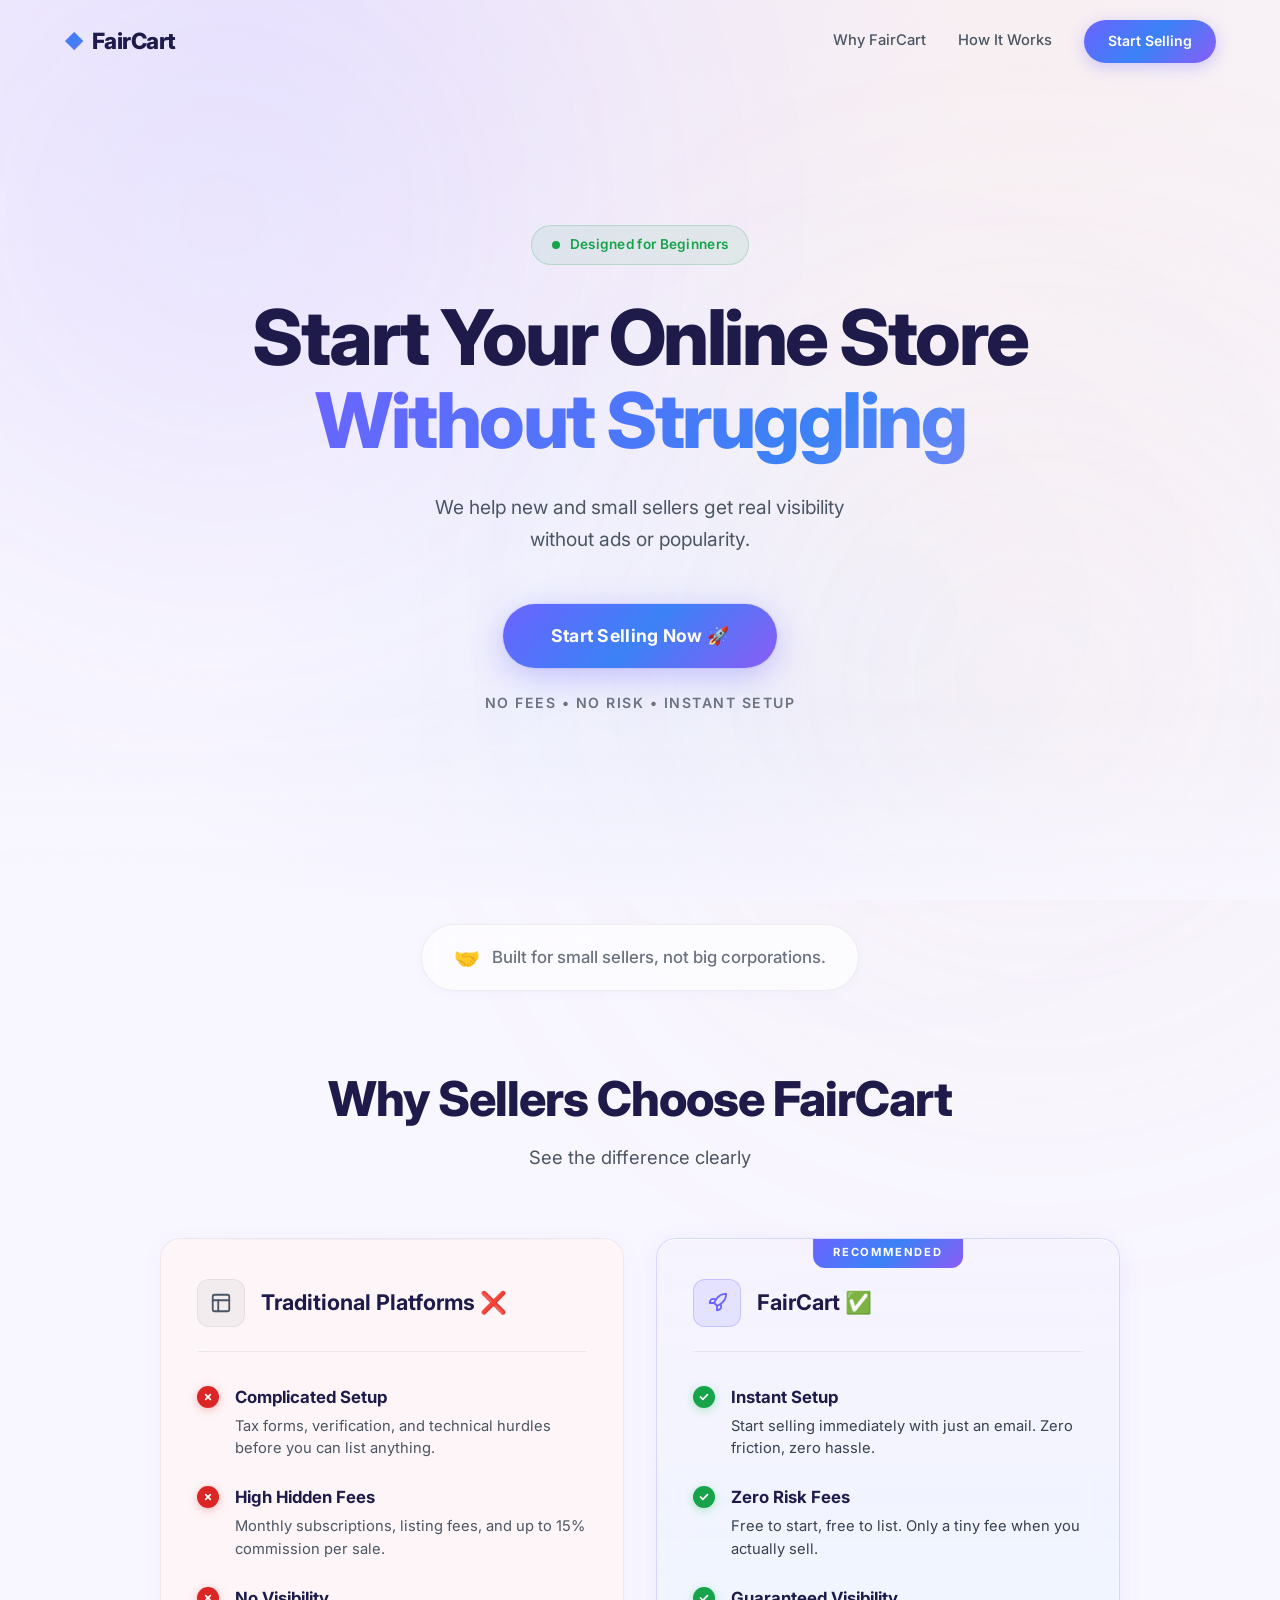
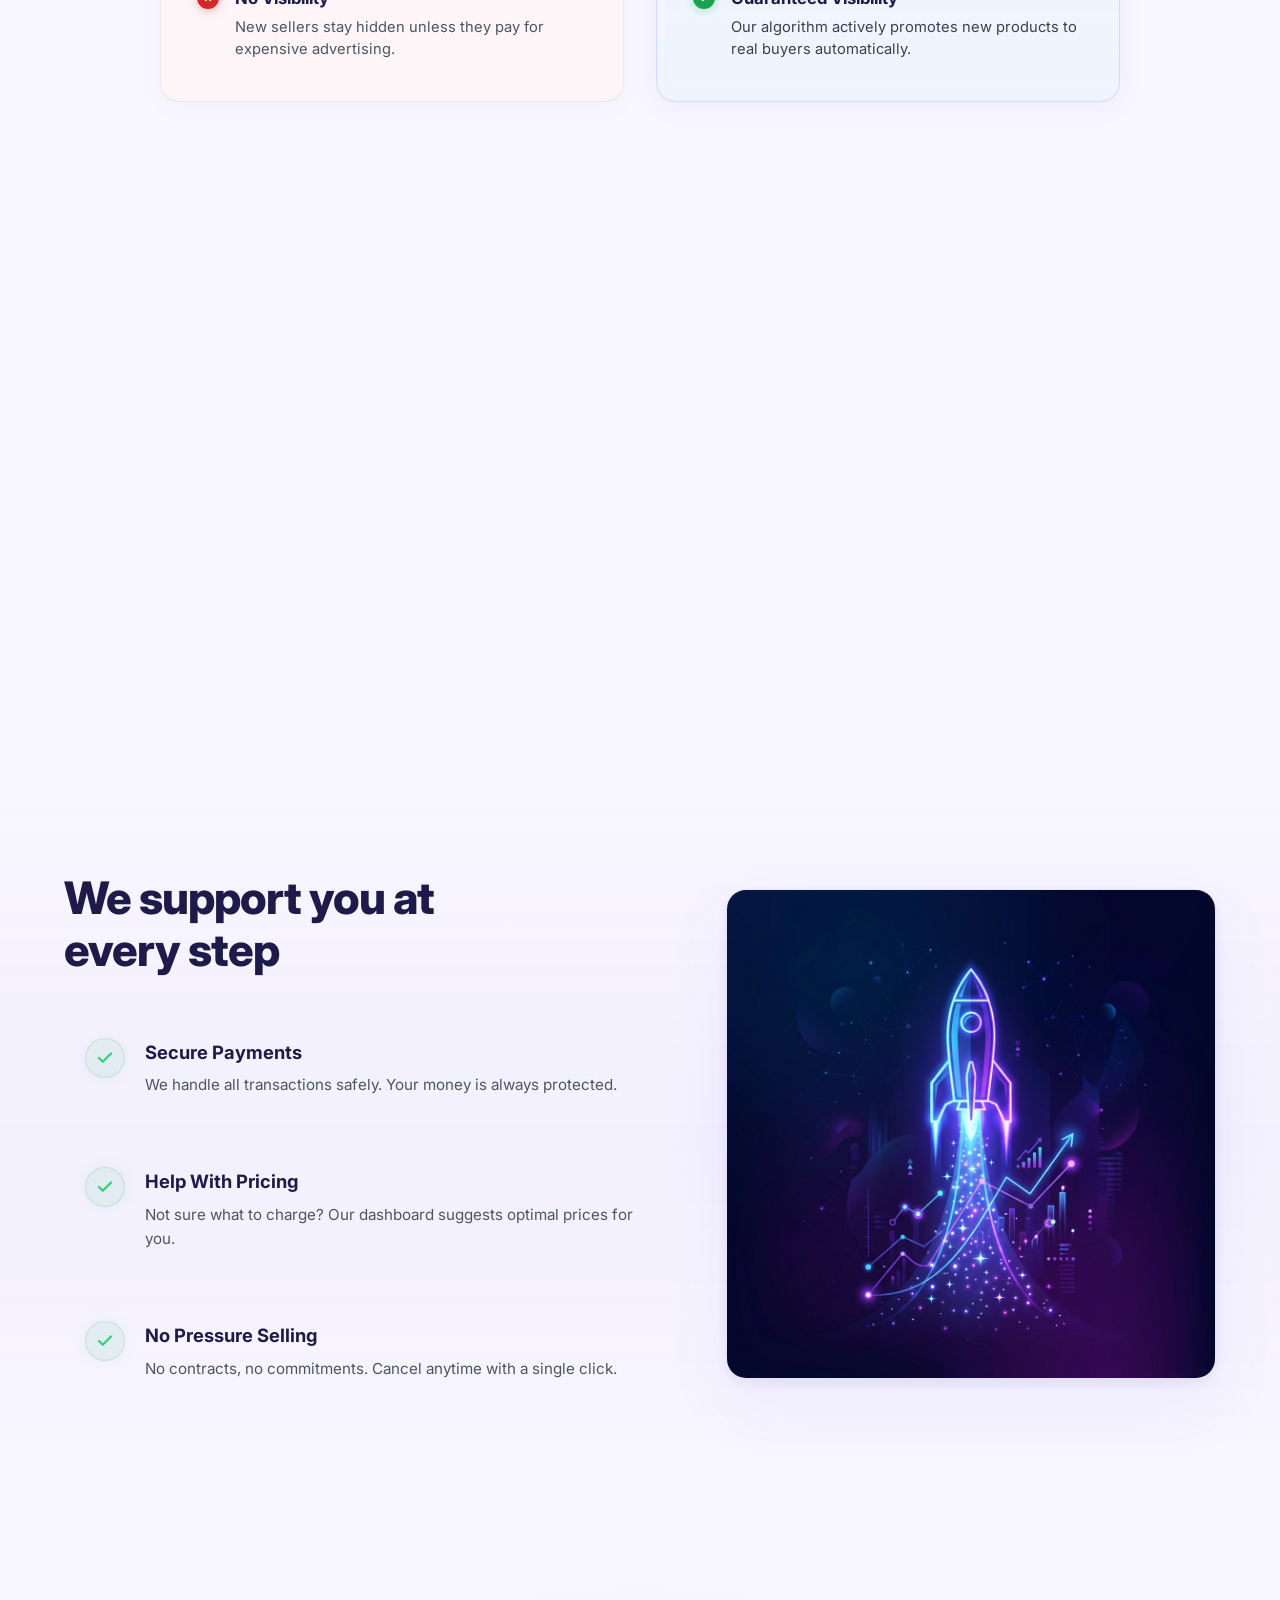
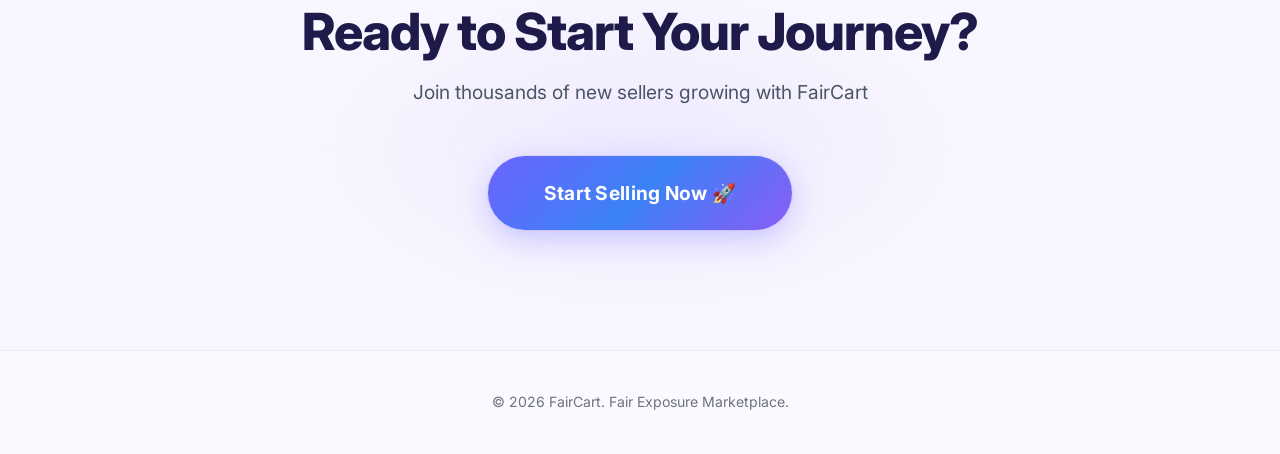
<file: frontend/s-frontend/seller.html>
<!DOCTYPE html>
<html lang="en">
<head>
    <meta charset="UTF-8">
    <meta name="viewport" content="width=device-width, initial-scale=1.0">
    <title>FairCart – Fair Exposure Marketplace for Small Sellers</title>
    <meta name="description" content="Start your online store without struggling. FairCart helps new and small sellers get real visibility without ads or popularity bias.">
    <link href="https://fonts.googleapis.com/css2?family=Inter:wght@300;400;500;600;700;800;900&display=swap" rel="stylesheet">
    <link rel="stylesheet" href="become-seller.css">
</head>
<body>

    <!-- Ambient Background Effects -->
    <div class="fc-bg-glow fc-glow-1"></div>
    <div class="fc-bg-glow fc-glow-2"></div>
    <div class="fc-bg-glow fc-glow-3"></div>
    <div class="fc-grain"></div>

    <!-- Navbar -->
    <nav class="fc-nav" id="main-nav">
        <div class="fc-container fc-nav-inner">
            <a href="index.html" class="fc-logo" id="nav-logo">
                <span class="fc-logo-icon">◆</span> FairCart
            </a>
            <div class="fc-nav-links">
                <a href="#comparison" class="fc-nav-link" id="nav-why">Why FairCart</a>
                <a href="#how-it-works" class="fc-nav-link" id="nav-how">How It Works</a>
                <a href="register.html?role=seller" class="fc-nav-cta" id="nav-cta">Start Selling</a>
            </div>
        </div>
    </nav>

    <!-- ═══════════════════════════════════════════ -->
    <!-- 1. HERO SECTION -->
    <!-- ═══════════════════════════════════════════ -->
    <section class="fc-hero" id="hero">
        <div class="fc-container">
            <div class="fc-hero-content reveal">
                <div class="fc-badge" id="hero-badge">
                    <span class="fc-badge-dot"></span>
                    Designed for Beginners
                </div>
                <h1 class="fc-hero-title" id="hero-title">
                    Start Your Online Store<br>
                    <span class="fc-gradient-text">Without Struggling</span>
                </h1>
                <p class="fc-hero-sub" id="hero-sub">
                    We help new and small sellers get real visibility<br class="fc-br-desktop">
                    without ads or popularity.
                </p>
                <a href="register.html?role=seller" class="fc-btn fc-btn-primary fc-btn-glow" id="hero-cta">
                    Start Selling Now 🚀
                </a>
                <p class="fc-hero-trust" id="hero-trust">No fees • No risk • Instant setup</p>
            </div>
        </div>
        <div class="fc-hero-fade"></div>
    </section>

    <!-- ═══════════════════════════════════════════ -->
    <!-- 2. TRUST LINE -->
    <!-- ═══════════════════════════════════════════ -->
    <section class="fc-trust-line" id="trust-line">
        <div class="fc-container">
            <p class="fc-trust-text reveal" id="trust-text">
                <span class="fc-trust-icon">🤝</span>
                Built for small sellers, not big corporations.
            </p>
        </div>
    </section>

    <!-- ═══════════════════════════════════════════ -->
    <!-- 3. COMPARISON SECTION -->
    <!-- ═══════════════════════════════════════════ -->
    <section class="fc-section" id="comparison">
        <div class="fc-container">
            <div class="fc-section-header reveal">
                <h2 class="fc-section-title" id="comparison-title">Why Sellers Choose FairCart</h2>
                <p class="fc-section-sub" id="comparison-sub">See the difference clearly</p>
            </div>

            <div class="fc-compare-grid reveal">
                <!-- LEFT: Traditional Platforms -->
                <div class="fc-card fc-card-trad" id="card-traditional">
                    <div class="fc-card-header">
                        <div class="fc-card-icon fc-icon-gray">
                            <svg width="22" height="22" viewBox="0 0 24 24" fill="none" stroke="currentColor" stroke-width="2" stroke-linecap="round" stroke-linejoin="round"><rect x="3" y="3" width="18" height="18" rx="2"/><path d="M3 9h18"/><path d="M9 21V9"/></svg>
                        </div>
                        <h3>Traditional Platforms ❌</h3>
                    </div>
                    <div class="fc-card-body">
                        <div class="fc-compare-item">
                            <div class="fc-indicator fc-indicator-red"></div>
                            <div>
                                <strong>Complicated Setup</strong>
                                <p>Tax forms, verification, and technical hurdles before you can list anything.</p>
                            </div>
                        </div>
                        <div class="fc-compare-item">
                            <div class="fc-indicator fc-indicator-red"></div>
                            <div>
                                <strong>High Hidden Fees</strong>
                                <p>Monthly subscriptions, listing fees, and up to 15% commission per sale.</p>
                            </div>
                        </div>
                        <div class="fc-compare-item">
                            <div class="fc-indicator fc-indicator-red"></div>
                            <div>
                                <strong>No Visibility</strong>
                                <p>New sellers stay hidden unless they pay for expensive advertising.</p>
                            </div>
                        </div>
                    </div>
                </div>

                <!-- RIGHT: FairCart -->
                <div class="fc-card fc-card-fair" id="card-faircart">
                    <div class="fc-card-badge">RECOMMENDED</div>
                    <div class="fc-card-header">
                        <div class="fc-card-icon fc-icon-blue">
                            <svg width="22" height="22" viewBox="0 0 24 24" fill="none" stroke="currentColor" stroke-width="2" stroke-linecap="round" stroke-linejoin="round"><path d="m12 15-3-3a22 22 0 0 1 2-3.95A12.88 12.88 0 0 1 22 2c0 2.72-.78 7.5-6 11a22.35 22.35 0 0 1-4 2z"/><path d="M9 12H4s.55-3.03 2-4c1.62-1.08 5 0 5 0"/><path d="M12 15v5s3.03-.55 4-2c1.08-1.62 0-5 0-5"/></svg>
                        </div>
                        <h3>FairCart ✅</h3>
                    </div>
                    <div class="fc-card-body">
                        <div class="fc-compare-item">
                            <div class="fc-indicator fc-indicator-green"></div>
                            <div>
                                <strong>Instant Setup</strong>
                                <p>Start selling immediately with just an email. Zero friction, zero hassle.</p>
                            </div>
                        </div>
                        <div class="fc-compare-item">
                            <div class="fc-indicator fc-indicator-green"></div>
                            <div>
                                <strong>Zero Risk Fees</strong>
                                <p>Free to start, free to list. Only a tiny fee when you actually sell.</p>
                            </div>
                        </div>
                        <div class="fc-compare-item">
                            <div class="fc-indicator fc-indicator-green"></div>
                            <div>
                                <strong>Guaranteed Visibility</strong>
                                <p>Our algorithm actively promotes new products to real buyers automatically.</p>
                            </div>
                        </div>
                    </div>
                </div>
            </div>
        </div>
    </section>

    <!-- ═══════════════════════════════════════════ -->
    <!-- 4. HOW IT WORKS -->
    <!-- ═══════════════════════════════════════════ -->
    <section class="fc-section" id="how-it-works">
        <div class="fc-container">
            <div class="fc-section-header reveal">
                <h2 class="fc-section-title" id="steps-title">Start Selling in 3 Simple Steps</h2>
            </div>

            <div class="fc-steps-grid">
                <div class="fc-step-card reveal" id="step-1">
                    <div class="fc-step-number">1</div>
                    <div class="fc-step-icon">🏪</div>
                    <h3>Tell Us About Your Store</h3>
                    <p>Sign up with your email and pick a name for your store. That's it — you're in.</p>
                </div>
                <div class="fc-step-card reveal" id="step-2">
                    <div class="fc-step-number">2</div>
                    <div class="fc-step-icon">📸</div>
                    <h3>Upload Your Product</h3>
                    <p>Snap a photo, add a title and price. Your product goes live instantly.</p>
                </div>
                <div class="fc-step-card reveal" id="step-3">
                    <div class="fc-step-number">3</div>
                    <div class="fc-step-icon">🚀</div>
                    <h3>We Bring Customers to You</h3>
                    <p>Sit back. Our algorithm shows your products to real buyers — no ads needed.</p>
                </div>
            </div>
        </div>
    </section>

    <!-- ═══════════════════════════════════════════ -->
    <!-- 5. TRUST / SUPPORT SECTION -->
    <!-- ═══════════════════════════════════════════ -->
    <section class="fc-section fc-support-section" id="trust-support">
        <div class="fc-container">
            <div class="fc-support-grid">
                <div class="fc-support-text reveal" id="support-content">
                    <h2 class="fc-support-title">We support you at<br>every step</h2>
                    <div class="fc-support-list">
                        <div class="fc-support-item">
                            <div class="fc-check-icon">
                                <svg width="18" height="18" viewBox="0 0 24 24" fill="none" stroke="#2ed573" stroke-width="3" stroke-linecap="round" stroke-linejoin="round"><polyline points="20 6 9 17 4 12"/></svg>
                            </div>
                            <div>
                                <h4>Secure Payments</h4>
                                <p>We handle all transactions safely. Your money is always protected.</p>
                            </div>
                        </div>
                        <div class="fc-support-item">
                            <div class="fc-check-icon">
                                <svg width="18" height="18" viewBox="0 0 24 24" fill="none" stroke="#2ed573" stroke-width="3" stroke-linecap="round" stroke-linejoin="round"><polyline points="20 6 9 17 4 12"/></svg>
                            </div>
                            <div>
                                <h4>Help With Pricing</h4>
                                <p>Not sure what to charge? Our dashboard suggests optimal prices for you.</p>
                            </div>
                        </div>
                        <div class="fc-support-item">
                            <div class="fc-check-icon">
                                <svg width="18" height="18" viewBox="0 0 24 24" fill="none" stroke="#2ed573" stroke-width="3" stroke-linecap="round" stroke-linejoin="round"><polyline points="20 6 9 17 4 12"/></svg>
                            </div>
                            <div>
                                <h4>No Pressure Selling</h4>
                                <p>No contracts, no commitments. Cancel anytime with a single click.</p>
                            </div>
                        </div>
                    </div>
                </div>
                <div class="fc-support-visual reveal" id="support-image">
                    <img src="assets/rocket-growth.png" alt="FairCart Growth and Support Illustration">
                    <div class="fc-visual-glow"></div>
                </div>
            </div>
        </div>
    </section>

    <!-- ═══════════════════════════════════════════ -->
    <!-- 6. FINAL CTA -->
    <!-- ═══════════════════════════════════════════ -->
    <section class="fc-section fc-final-cta" id="final-cta">
        <div class="fc-container">
            <div class="fc-cta-content reveal">
                <h2 class="fc-cta-title" id="cta-title">Ready to Start Your Journey?</h2>
                <p class="fc-cta-sub" id="cta-sub">Join thousands of new sellers growing with FairCart</p>
                <a href="register.html?role=seller" class="fc-btn fc-btn-primary fc-btn-glow fc-btn-lg" id="final-cta-btn">
                    Start Selling Now 🚀
                </a>
            </div>
        </div>
    </section>

    <!-- Footer -->
    <footer class="fc-footer" id="page-footer">
        <div class="fc-container">
            <p>© 2026 FairCart. Fair Exposure Marketplace.</p>
        </div>
    </footer>

    <script src="auth.js"></script>
    <script>
        const sellerLandingUser = getCurrentUser();
        if (sellerLandingUser?.role === 'customer') window.location.href = 'index.html';
        if (sellerLandingUser?.role === 'seller') window.location.href = 'seller-dashboard.html';
        if (sellerLandingUser?.role === 'admin') window.location.href = getFairCartBackendUrl('/admin');

        // ─── Smooth Scroll ───
        document.querySelectorAll('a[href^="#"]').forEach(anchor => {
            anchor.addEventListener('click', function (e) {
                e.preventDefault();
                const target = document.querySelector(this.getAttribute('href'));
                if (target) {
                    target.scrollIntoView({ behavior: 'smooth', block: 'start' });
                }
            });
        });

        // ─── Scroll Reveal Animation ───
        const revealObserver = new IntersectionObserver((entries) => {
            entries.forEach(entry => {
                if (entry.isIntersecting) {
                    entry.target.classList.add('revealed');
                    revealObserver.unobserve(entry.target);
                }
            });
        }, { threshold: 0.12, rootMargin: '0px 0px -40px 0px' });

        document.querySelectorAll('.reveal').forEach(el => revealObserver.observe(el));

        // ─── Navbar Scroll Effect ───
        const nav = document.getElementById('main-nav');
        let lastScrollY = 0;
        window.addEventListener('scroll', () => {
            const scrollY = window.scrollY;
            if (scrollY > 60) {
                nav.classList.add('fc-nav-scrolled');
            } else {
                nav.classList.remove('fc-nav-scrolled');
            }
            lastScrollY = scrollY;
        }, { passive: true });

        // ─── Parallax Glow ───
        window.addEventListener('mousemove', (e) => {
            const x = e.clientX / window.innerWidth;
            const y = e.clientY / window.innerHeight;
            document.querySelectorAll('.fc-bg-glow').forEach((glow, i) => {
                const speed = (i + 1) * 15;
                glow.style.transform = `translate(${x * speed}px, ${y * speed}px)`;
            });
        }, { passive: true });
    </script>
</body>
</html>
</file>
<file: frontend/s-frontend/style.css>
/* ═══════════════════════════════════════════════════════════════
   FairCart – Global Design System
   Premium Startup Style (matches become-seller.css)
   ═══════════════════════════════════════════════════════════════ */

/* ── Design Tokens (same as become-seller.css) ── */
:root {
    --fc-bg: #f8f6ff;
    --fc-surface: rgba(255, 255, 255, 0.7);
    --fc-surface-hover: rgba(255, 255, 255, 0.9);
    --fc-border: rgba(0, 0, 0, 0.06);
    --fc-border-hover: rgba(108, 99, 255, 0.18);
    --fc-primary: #6c63ff;
    --fc-blue: #3b82f6;
    --fc-purple: #8b5cf6;
    --fc-gradient: linear-gradient(135deg, #6c63ff 0%, #3b82f6 50%, #8b5cf6 100%);
    --fc-gradient-subtle: linear-gradient(135deg, rgba(108, 99, 255, 0.08), rgba(59, 130, 246, 0.05));
    --fc-text: #1e1b4b;
    --fc-text-dim: #4b5563;
    --fc-text-muted: #6b7280;
    --fc-green: #16a34a;
    --fc-red: #dc2626;
    --fc-radius: 20px;
    --fc-radius-sm: 12px;
    --fc-transition: all 0.4s cubic-bezier(0.16, 1, 0.3, 1);
    --fc-shadow: 0 8px 32px rgba(108, 99, 255, 0.08);
    --fc-shadow-glow: 0 0 60px rgba(108, 99, 255, 0.1);

    /* Legacy aliases for backward compat */
    --bg-color: var(--fc-bg);
    --surface-color: var(--fc-surface);
    --primary-color: var(--fc-primary);
    --primary-gradient: var(--fc-gradient);
    --text-primary: var(--fc-text);
    --text-secondary: var(--fc-text-dim);
    --glass-border: var(--fc-border);
    --accent-boost: #f59e0b;
    --accent-new: var(--fc-green);
    --transition-smooth: var(--fc-transition);
}

/* ── Reset & Base ── */
*,
*::before,
*::after {
    margin: 0;
    padding: 0;
    box-sizing: border-box;
}

html {
    scroll-behavior: smooth;
    -webkit-font-smoothing: antialiased;
    -moz-osx-font-smoothing: grayscale;
}

body {
    font-family: 'Inter', -apple-system, BlinkMacSystemFont, 'Segoe UI', sans-serif;
    background: var(--fc-bg);
    background-image:
        radial-gradient(ellipse at 20% 0%, rgba(167, 139, 250, 0.15) 0%, transparent 50%),
        radial-gradient(ellipse at 80% 0%, rgba(251, 191, 146, 0.12) 0%, transparent 50%),
        radial-gradient(ellipse at 50% 100%, rgba(147, 197, 253, 0.12) 0%, transparent 50%);
    background-attachment: fixed;
    color: var(--fc-text);
    min-height: 100vh;
    overflow-x: hidden;
    line-height: 1.6;
}

/* ── Ambient Background (same as seller page) ── */
.fc-bg-glow {
    position: fixed;
    border-radius: 50%;
    filter: blur(180px);
    opacity: 0.4;
    pointer-events: none;
    z-index: 0;
    will-change: transform;
    transition: transform 0.8s ease-out;
}

.fc-glow-1 {
    top: -15%;
    left: -10%;
    width: 700px;
    height: 700px;
    background: radial-gradient(circle, rgba(167, 139, 250, 0.5), transparent 70%);
    animation: fc-drift 22s ease-in-out infinite alternate;
}

.fc-glow-2 {
    bottom: -20%;
    right: -12%;
    width: 800px;
    height: 800px;
    background: radial-gradient(circle, rgba(251, 191, 146, 0.45), transparent 70%);
    animation: fc-drift 28s ease-in-out infinite alternate-reverse;
}

.fc-glow-3 {
    top: 40%;
    left: 50%;
    width: 500px;
    height: 500px;
    background: radial-gradient(circle, rgba(147, 197, 253, 0.45), transparent 70%);
    opacity: 0.2;
    animation: fc-drift 18s ease-in-out infinite alternate;
}

.fc-grain {
    position: fixed;
    inset: 0;
    z-index: 1;
    pointer-events: none;
    opacity: 0.015;
    background-image: url("data:image/svg+xml,%3Csvg viewBox='0 0 256 256' xmlns='http://www.w3.org/2000/svg'%3E%3Cfilter id='n'%3E%3CfeTurbulence type='fractalNoise' baseFrequency='0.9' numOctaves='4' stitchTiles='stitch'/%3E%3C/filter%3E%3Crect width='100%25' height='100%25' filter='url(%23n)'/%3E%3C/svg%3E");
    background-repeat: repeat;
    background-size: 256px 256px;
}

@keyframes fc-drift {
    0% {
        transform: translate(0, 0) scale(1);
    }

    100% {
        transform: translate(60px, 40px) scale(1.08);
    }
}

/* ── Scroll Reveal ── */
.reveal {
    opacity: 0;
    transform: translateY(36px);
    transition: opacity 0.8s cubic-bezier(0.16, 1, 0.3, 1),
        transform 0.8s cubic-bezier(0.16, 1, 0.3, 1);
}

.reveal.revealed {
    opacity: 1;
    transform: translateY(0);
}


/* ═══════════════════════════════════════════
   NAVBAR
   ═══════════════════════════════════════════ */
.navbar {
    display: flex;
    justify-content: space-between;
    align-items: center;
    padding: 1rem 5%;
    background: rgba(255, 255, 255, 0.8);
    backdrop-filter: blur(20px) saturate(180%);
    border-bottom: 1px solid var(--fc-border);
    box-shadow: 0 2px 20px rgba(108, 99, 255, 0.04);
    position: sticky;
    top: 0;
    z-index: 100;
}

.logo {
    font-size: 1.5rem;
    font-weight: 800;
    background: var(--fc-gradient);
    -webkit-background-clip: text;
    background-clip: text;
    -webkit-text-fill-color: transparent;
    cursor: pointer;
    letter-spacing: -0.5px;
}

.nav-center {
    display: flex;
    gap: 1rem;
    align-items: center;
    flex: 1;
    max-width: 600px;
    margin: 0 2rem;
}

.categories select {
    background: rgba(255, 255, 255, 0.85);
    color: var(--fc-text);
    border: 1px solid var(--fc-border);
    padding: 0.7rem 1rem;
    border-radius: var(--fc-radius-sm);
    outline: none;
    cursor: pointer;
    font-family: inherit;
    font-size: 0.9rem;
    transition: var(--fc-transition);
}

.categories select:focus {
    border-color: var(--fc-primary);
    box-shadow: 0 0 0 3px rgba(108, 99, 255, 0.08);
}

.search-bar {
    display: flex;
    flex: 1;
    background: rgba(255, 255, 255, 0.85);
    border: 1px solid var(--fc-border);
    border-radius: var(--fc-radius-sm);
    overflow: hidden;
    transition: var(--fc-transition);
}

.search-bar:focus-within {
    border-color: var(--fc-primary);
    box-shadow: 0 0 0 3px rgba(108, 99, 255, 0.08);
}

.search-bar input {
    flex: 1;
    background: transparent;
    border: none;
    padding: 0.7rem 1rem;
    color: var(--fc-text);
    outline: none;
    font-family: inherit;
    font-size: 0.9rem;
}

.search-bar input::placeholder {
    color: var(--fc-text-muted);
}

.search-bar button {
    background: var(--fc-gradient);
    border: none;
    padding: 0 1.5rem;
    color: white;
    font-weight: 600;
    cursor: pointer;
    transition: opacity 0.3s;
    font-family: inherit;
}

.search-bar button:hover {
    opacity: 0.9;
}

.nav-links {
    display: flex;
    gap: 1.5rem;
    align-items: center;
}

.nav-links a {
    color: var(--fc-text-dim);
    text-decoration: none;
    font-weight: 500;
    font-size: 0.92rem;
    transition: var(--fc-transition);
    position: relative;
}

.nav-links a::after {
    content: '';
    position: absolute;
    bottom: -4px;
    left: 0;
    width: 0;
    height: 2px;
    background: var(--fc-gradient);
    border-radius: 2px;
    transition: width 0.3s ease;
}

.nav-links a:hover {
    color: var(--fc-text);
}

.nav-links a:hover::after {
    width: 100%;
}

.mobile-menu-toggle,
.mobile-nav-menu,
.mobile-overlay {
    display: none;
}


/* ═══════════════════════════════════════════
   HERO SECTION
   ═══════════════════════════════════════════ */
.hero {
    min-height: 60vh;
    display: flex;
    align-items: center;
    justify-content: center;
    text-align: center;
    padding: 4rem 2rem;
    position: relative;
    z-index: 10;
}

.hero-content {
    max-width: 800px;
}

.hero-content h1 {
    font-size: clamp(2.5rem, 5vw, 3.8rem);
    font-weight: 800;
    margin-bottom: 1.2rem;
    color: var(--fc-text);
    letter-spacing: -1.5px;
    line-height: 1.1;
}

.hero-content p {
    font-size: 1.2rem;
    color: var(--fc-text-dim);
    margin-bottom: 2.5rem;
    line-height: 1.7;
}

/* ── Buttons ── */
.btn-primary {
    background: var(--fc-gradient);
    color: white;
    border: none;
    padding: 1rem 2.5rem;
    font-size: 1.05rem;
    font-weight: 700;
    border-radius: 60px;
    cursor: pointer;
    box-shadow: 0 8px 24px rgba(108, 99, 255, 0.25);
    transition: var(--fc-transition);
    font-family: inherit;
    position: relative;
    overflow: hidden;
}

.btn-primary::before {
    content: '';
    position: absolute;
    inset: 0;
    background: linear-gradient(135deg, #3b82f6 0%, #8b5cf6 50%, #6c63ff 100%);
    opacity: 0;
    transition: opacity 0.4s;
    border-radius: inherit;
}

.btn-primary:hover {
    transform: translateY(-3px) scale(1.02);
    box-shadow: 0 16px 40px rgba(108, 99, 255, 0.35);
}

.btn-primary:hover::before {
    opacity: 1;
}

.hero-btns {
    display: flex;
    gap: 1.5rem;
    justify-content: center;
    margin-top: 1rem;
}

.btn-secondary {
    background: rgba(255, 255, 255, 0.7);
    color: var(--fc-text);
    border: 1px solid var(--fc-border);
    padding: 1rem 2.5rem;
    font-size: 1.05rem;
    font-weight: 600;
    border-radius: 60px;
    cursor: pointer;
    transition: var(--fc-transition);
    font-family: inherit;
    backdrop-filter: blur(8px);
}

.btn-secondary:hover {
    background: rgba(255, 255, 255, 0.9);
    transform: translateY(-3px);
    border-color: var(--fc-primary);
    box-shadow: 0 8px 24px rgba(108, 99, 255, 0.1);
}

.btn-back {
    color: var(--fc-text-dim);
    text-decoration: none;
    font-size: 0.9rem;
    padding: 0.6rem 1.2rem;
    border-radius: var(--fc-radius-sm);
    border: 1px solid var(--fc-border);
    transition: var(--fc-transition);
    display: inline-block;
    font-family: inherit;
}

.btn-back:hover {
    color: var(--fc-primary);
    background: rgba(108, 99, 255, 0.04);
    border-color: var(--fc-primary);
}


/* ═══════════════════════════════════════════
   PRODUCTS SECTION
   ═══════════════════════════════════════════ */
.products-section {
    padding: 4rem 5%;
    max-width: 1400px;
    margin: 0 auto;
    position: relative;
    z-index: 10;
}

.products-section h2 {
    font-size: 2rem;
    font-weight: 800;
    margin-bottom: 2rem;
    color: var(--fc-text);
    letter-spacing: -0.5px;
}

.product-grid {
    display: grid;
    grid-template-columns: repeat(auto-fill, minmax(280px, 1fr));
    gap: 2rem;
}

/* ── Product Card ── */
.product-card {
    background: var(--fc-surface);
    border: 1px solid var(--fc-border);
    backdrop-filter: blur(20px);
    border-radius: var(--fc-radius);
    padding: 1.5rem;
    display: flex;
    flex-direction: column;
    gap: 1rem;
    transition: var(--fc-transition);
    position: relative;
    overflow: hidden;
    box-shadow: 0 2px 12px rgba(108, 99, 255, 0.04);
}

.product-card::after {
    content: '';
    position: absolute;
    top: 0;
    left: 0;
    right: 0;
    height: 1px;
    background: linear-gradient(90deg, transparent, rgba(108, 99, 255, 0.08), transparent);
}

.product-card:hover {
    transform: translateY(-8px);
    border-color: var(--fc-border-hover);
    box-shadow: 0 16px 40px rgba(108, 99, 255, 0.1), 0 4px 12px rgba(0, 0, 0, 0.03);
}

.product-image-placeholder {
    height: 180px;
    background: rgba(108, 99, 255, 0.03);
    border-radius: var(--fc-radius-sm);
    display: flex;
    align-items: center;
    justify-content: center;
    color: var(--fc-text-dim);
    font-size: 4rem;
}

.product-info {
    display: flex;
    flex-direction: column;
    gap: 0.5rem;
    flex: 1;
}

.product-name {
    font-size: 1.1rem;
    font-weight: 700;
    color: var(--fc-text);
}

.product-price {
    font-size: 1.35rem;
    font-weight: 800;
    color: var(--fc-primary);
}

.seller-info {
    font-size: 0.85rem;
    color: var(--fc-text-dim);
    display: flex;
    align-items: center;
    gap: 0.5rem;
    margin-top: 0.5rem;
}

.seller-name {
    color: var(--fc-text);
    font-weight: 600;
}

/* ── Badges ── */
.badges-container {
    display: flex;
    flex-wrap: wrap;
    gap: 0.5rem;
    margin-top: 0.5rem;
}

.badge {
    padding: 0.3rem 0.8rem;
    border-radius: 50px;
    font-size: 0.75rem;
    font-weight: 600;
}

.badge-new {
    background: rgba(22, 163, 74, 0.08);
    color: var(--fc-green);
    border: 1px solid rgba(22, 163, 74, 0.2);
}

.badge-boosted {
    background: rgba(245, 158, 11, 0.08);
    color: var(--accent-boost);
    border: 1px solid rgba(245, 158, 11, 0.2);
}

.btn-cart {
    background: rgba(108, 99, 255, 0.04);
    color: var(--fc-primary);
    border: 1px solid rgba(108, 99, 255, 0.15);
    padding: 0.75rem;
    border-radius: var(--fc-radius-sm);
    font-weight: 600;
    cursor: pointer;
    transition: var(--fc-transition);
    margin-top: auto;
    font-family: inherit;
}

.btn-cart:hover {
    background: rgba(108, 99, 255, 0.08);
    border-color: rgba(108, 99, 255, 0.3);
    transform: translateY(-2px);
    box-shadow: 0 4px 12px rgba(108, 99, 255, 0.1);
}

.product-card-actions {
    display: grid;
    grid-template-columns: 1fr auto;
    gap: 0.7rem;
    margin-top: auto;
}

.btn-save {
    border: 1px solid rgba(108, 99, 255, 0.18);
    background: rgba(255, 255, 255, 0.72);
    color: var(--fc-primary);
    border-radius: var(--fc-radius-sm);
    min-width: 48px;
    padding: 0.75rem 0.9rem;
    font-weight: 800;
    cursor: pointer;
    transition: var(--fc-transition);
    font-family: inherit;
}

.btn-save:hover,
.btn-save.is-saved {
    color: white;
    background: var(--fc-gradient);
    transform: translateY(-2px);
    box-shadow: 0 8px 20px rgba(108, 99, 255, 0.18);
}

.customer-hub {
    max-width: 1400px;
    margin: -1rem auto 1rem;
    padding: 0 5% 2rem;
    position: relative;
    z-index: 10;
}

.customer-hub[hidden],
.customer-rail[hidden] {
    display: none !important;
}

.customer-hub-header {
    display: flex;
    align-items: center;
    justify-content: space-between;
    gap: 1rem;
    background: var(--fc-surface);
    border: 1px solid var(--fc-border);
    border-radius: var(--fc-radius);
    padding: 1.5rem;
    box-shadow: var(--fc-shadow);
    backdrop-filter: blur(20px);
}

.customer-kicker {
    display: block;
    color: var(--fc-primary);
    font-size: 0.75rem;
    font-weight: 800;
    text-transform: uppercase;
    letter-spacing: 0.08em;
    margin-bottom: 0.3rem;
}

.customer-hub-header h2 {
    font-size: 1.7rem;
    color: var(--fc-text);
    letter-spacing: -0.4px;
}

.customer-link {
    color: var(--fc-primary);
    font-weight: 700;
    text-decoration: none;
    border: 1px solid rgba(108, 99, 255, 0.18);
    border-radius: 999px;
    padding: 0.75rem 1.2rem;
    background: rgba(108, 99, 255, 0.04);
    white-space: nowrap;
}

.customer-stats {
    display: grid;
    grid-template-columns: repeat(3, 1fr);
    gap: 1rem;
    margin: 1rem 0;
}

.customer-stat {
    background: rgba(255, 255, 255, 0.62);
    border: 1px solid var(--fc-border);
    border-radius: var(--fc-radius-sm);
    padding: 1.1rem;
    box-shadow: 0 8px 24px rgba(108, 99, 255, 0.05);
}

.customer-stat strong {
    display: block;
    color: var(--fc-text);
    font-size: 1.45rem;
    line-height: 1;
}

.customer-stat span {
    display: block;
    color: var(--fc-text-muted);
    font-size: 0.82rem;
    margin-top: 0.35rem;
    font-weight: 600;
}

.customer-rail {
    background: rgba(255, 255, 255, 0.48);
    border: 1px solid var(--fc-border);
    border-radius: var(--fc-radius);
    padding: 1.2rem;
    margin-top: 1rem;
}

.customer-rail-title {
    display: flex;
    align-items: baseline;
    justify-content: space-between;
    gap: 1rem;
    margin-bottom: 1rem;
}

.customer-rail-title h3 {
    color: var(--fc-text);
    font-size: 1.1rem;
}

.customer-rail-title span {
    color: var(--fc-text-muted);
    font-size: 0.82rem;
}

.fc-mini-row {
    display: grid;
    grid-template-columns: repeat(auto-fill, minmax(180px, 1fr));
    gap: 1rem;
}

.fc-mini-product {
    background: rgba(255, 255, 255, 0.78);
    border: 1px solid var(--fc-border);
    border-radius: var(--fc-radius-sm);
    overflow: hidden;
    cursor: pointer;
    transition: var(--fc-transition);
}

.fc-mini-product:hover {
    transform: translateY(-4px);
    border-color: var(--fc-border-hover);
    box-shadow: 0 12px 28px rgba(108, 99, 255, 0.1);
}

.fc-mini-image {
    height: 110px;
    display: flex;
    align-items: center;
    justify-content: center;
    background: rgba(108, 99, 255, 0.04);
    color: var(--fc-text-muted);
    font-size: 1.4rem;
    overflow: hidden;
}

.fc-mini-image img {
    width: 100%;
    height: 100%;
    object-fit: cover;
}

.fc-mini-body {
    padding: 0.85rem;
}

.fc-mini-body strong {
    display: block;
    color: var(--fc-text);
    font-size: 0.9rem;
    white-space: nowrap;
    overflow: hidden;
    text-overflow: ellipsis;
}

.fc-mini-body span,
.fc-empty-inline {
    color: var(--fc-primary);
    font-size: 0.82rem;
    font-weight: 700;
}

.fc-empty-inline {
    grid-column: 1 / -1;
    color: var(--fc-text-muted);
    padding: 1rem;
}

/* ── Responsive ── */
@media (max-width: 900px) {
    .nav-center {
        display: none;
    }

    .navbar {
        padding: 1rem 1.5rem;
    }
}

@media (max-width: 768px) {
    .nav-links {
        display: none;
    }

    /* Mobile hamburger menu */
    .navbar {
        position: relative;
    }

    .mobile-menu-toggle {
        display: flex;
        flex-direction: column;
        justify-content: space-between;
        width: 24px;
        height: 18px;
        background: transparent;
        border: none;
        cursor: pointer;
        padding: 0;
        z-index: 101;
    }

    .mobile-menu-toggle span {
        display: block;
        width: 100%;
        height: 2px;
        background: var(--fc-text);
        border-radius: 2px;
        transition: var(--fc-transition);
    }

    .mobile-menu-toggle.active span:nth-child(1) {
        transform: translateY(8px) rotate(45deg);
    }

    .mobile-menu-toggle.active span:nth-child(2) {
        opacity: 0;
    }

    .mobile-menu-toggle.active span:nth-child(3) {
        transform: translateY(-8px) rotate(-45deg);
    }

    .mobile-nav-menu {
        display: block;
        position: fixed;
        top: 0;
        right: -100%;
        width: 280px;
        height: 100vh;
        background: rgba(255, 255, 255, 0.95);
        backdrop-filter: blur(20px);
        border-left: 1px solid var(--fc-border);
        padding: 5rem 2rem 2rem;
        z-index: 100;
        transition: right 0.3s ease;
        box-shadow: -10px 0 40px rgba(0, 0, 0, 0.1);
    }

    .mobile-nav-menu.active {
        right: 0;
    }

    .mobile-nav-menu .nav-links {
        display: flex;
        flex-direction: column;
        gap: 1.5rem;
    }

    .mobile-nav-menu .nav-links a {
        padding: 0.8rem 1rem;
        border-radius: var(--fc-radius-sm);
        background: rgba(108, 99, 255, 0.03);
        border: 1px solid var(--fc-border);
    }

    .mobile-nav-menu .nav-links a:hover {
        background: rgba(108, 99, 255, 0.08);
        border-color: var(--fc-primary);
    }

    .mobile-overlay {
        display: block;
        position: fixed;
        top: 0;
        left: 0;
        width: 100%;
        height: 100%;
        background: rgba(0, 0, 0, 0.3);
        backdrop-filter: blur(4px);
        z-index: 99;
        opacity: 0;
        visibility: hidden;
        transition: all 0.3s ease;
    }

    .mobile-overlay.active {
        opacity: 1;
        visibility: visible;
    }
}


/* ═══════════════════════════════════════════
   PROFILE DROPDOWN
   ═══════════════════════════════════════════ */
.profile-dropdown {
    position: relative;
    display: inline-block;
}

.profile-btn {
    background: rgba(108, 99, 255, 0.05);
    color: var(--fc-text);
    border: 1px solid var(--fc-border);
    padding: 0.55rem 1.1rem;
    border-radius: 50px;
    font-size: 0.9rem;
    font-weight: 500;
    cursor: pointer;
    transition: var(--fc-transition);
    display: flex;
    align-items: center;
    gap: 0.5rem;
    font-family: inherit;
}

.profile-btn:hover,
.profile-btn.dd-active {
    background: rgba(108, 99, 255, 0.08);
    border-color: rgba(108, 99, 255, 0.2);
    box-shadow: 0 4px 16px rgba(108, 99, 255, 0.08);
}

.profile-avatar {
    width: 26px;
    height: 26px;
    border-radius: 50%;
    background: var(--fc-gradient);
    display: flex;
    align-items: center;
    justify-content: center;
    font-size: 0.75rem;
    font-weight: 700;
    color: white;
    flex-shrink: 0;
}

.dd-chevron {
    font-size: 0.75rem;
    transition: transform 0.25s ease;
    line-height: 1;
}

.profile-btn.dd-active .dd-chevron {
    transform: rotate(180deg);
}

/* ── Dropdown Panel ── */
.dropdown-content {
    display: none;
    position: absolute;
    right: 0;
    top: 100%;
    padding-top: 8px;
    background: rgba(255, 255, 255, 0.97);
    min-width: 260px;
    border: 1px solid var(--fc-border);
    border-radius: 16px;
    box-shadow: 0 20px 50px rgba(0, 0, 0, 0.1), 0 4px 12px rgba(108, 99, 255, 0.06);
    backdrop-filter: blur(20px);
    -webkit-backdrop-filter: blur(20px);
    z-index: 2000;
    overflow: visible;
    transform-origin: top right;
}

.dropdown-content.dd-open {
    display: block;
}

.dropdown-content .dd-inner {
    background: rgba(255, 255, 255, 0.97);
    border: 1px solid var(--fc-border);
    border-radius: 16px;
    overflow: hidden;
    box-shadow: 0 20px 50px rgba(0, 0, 0, 0.08);
    animation: ddSlideIn 0.22s cubic-bezier(0.16, 1, 0.3, 1);
}

@keyframes ddSlideIn {
    from {
        opacity: 0;
        transform: scale(0.93) translateY(-8px);
    }

    to {
        opacity: 1;
        transform: scale(1) translateY(0);
    }
}

.dd-header {
    display: flex;
    align-items: center;
    gap: 0.9rem;
    padding: 1.1rem 1.2rem;
    background: rgba(108, 99, 255, 0.03);
    border-bottom: 1px solid var(--fc-border);
}

.dd-avatar-large {
    width: 42px;
    height: 42px;
    border-radius: 50%;
    background: var(--fc-gradient);
    display: flex;
    align-items: center;
    justify-content: center;
    font-size: 1.1rem;
    font-weight: 700;
    color: white;
    flex-shrink: 0;
    box-shadow: 0 0 12px rgba(108, 99, 255, 0.15);
}

.dd-name {
    font-size: 0.95rem;
    font-weight: 600;
    color: var(--fc-text);
    line-height: 1.2;
}

.dd-email {
    font-size: 0.75rem;
    color: var(--fc-text-dim);
    margin-top: 0.15rem;
    white-space: nowrap;
    overflow: hidden;
    text-overflow: ellipsis;
    max-width: 160px;
}

.dd-role-badge {
    display: inline-block;
    margin-top: 0.4rem;
    padding: 0.15rem 0.6rem;
    border-radius: 50px;
    font-size: 0.68rem;
    font-weight: 600;
    text-transform: uppercase;
    letter-spacing: 0.06em;
    background: rgba(108, 99, 255, 0.06);
    color: var(--fc-primary);
    border: 1px solid rgba(108, 99, 255, 0.15);
}

.dd-divider {
    height: 1px;
    background: var(--fc-border);
    margin: 0;
}

.dropdown-item {
    display: flex !important;
    align-items: center;
    gap: 0.75rem;
    padding: 0.8rem 1.2rem !important;
    color: var(--fc-text-dim) !important;
    text-decoration: none;
    font-size: 0.9rem;
    font-weight: 500;
    transition: background 0.18s ease, color 0.18s ease, padding-left 0.18s ease !important;
    border-bottom: 1px solid rgba(0, 0, 0, 0.03);
    cursor: pointer;
}

.dropdown-item:last-child {
    border-bottom: none;
}

.dropdown-item:hover {
    background: rgba(108, 99, 255, 0.04) !important;
    color: var(--fc-text) !important;
    padding-left: 1.5rem !important;
}

.dd-icon {
    font-size: 1rem;
    width: 22px;
    text-align: center;
    flex-shrink: 0;
}

.dd-logout {
    color: #dc2626 !important;
}

.dd-logout:hover {
    background: rgba(220, 38, 38, 0.05) !important;
    color: #ef4444 !important;
}

@keyframes fadeInDown {
    from {
        opacity: 0;
        transform: translateY(-10px);
    }

    to {
        opacity: 1;
        transform: translateY(0);
    }
}

@media (max-width: 900px) {
    .nav-center {
        display: none;
    }

    .hero-content h1 {
        font-size: 2.5rem;
    }

    .hero-content p {
        font-size: 1.05rem;
    }
}


/* ═══════════════════════════════════════════
   AUTH PAGES
   ═══════════════════════════════════════════ */
.auth-container {
    min-height: 80vh;
    display: flex;
    align-items: center;
    justify-content: center;
    padding: 2rem;
    position: relative;
    z-index: 10;
}

.auth-card {
    background: var(--fc-surface);
    border: 1px solid var(--fc-border);
    backdrop-filter: blur(24px);
    border-radius: var(--fc-radius);
    padding: 3rem;
    width: 100%;
    max-width: 450px;
    box-shadow: 0 16px 48px rgba(108, 99, 255, 0.06), 0 4px 12px rgba(0, 0, 0, 0.03);
    position: relative;
    overflow: hidden;
}

.auth-card::after {
    content: '';
    position: absolute;
    top: 0;
    left: 0;
    right: 0;
    height: 3px;
    background: var(--fc-gradient);
}

.auth-card h2 {
    font-size: 2rem;
    font-weight: 800;
    margin-bottom: 2rem;
    text-align: center;
    background: var(--fc-gradient);
    -webkit-background-clip: text;
    background-clip: text;
    -webkit-text-fill-color: transparent;
}

.form-group {
    margin-bottom: 1.5rem;
}

.form-group label {
    display: block;
    margin-bottom: 0.5rem;
    color: var(--fc-text-dim);
    font-weight: 500;
    font-size: 0.9rem;
}

.form-control {
    width: 100%;
    padding: 0.9rem 1rem;
    background: rgba(255, 255, 255, 0.85);
    border: 1px solid var(--fc-border);
    border-radius: var(--fc-radius-sm);
    color: var(--fc-text);
    outline: none;
    transition: var(--fc-transition);
    font-family: inherit;
    font-size: 0.95rem;
}

.form-control:focus {
    border-color: var(--fc-primary);
    box-shadow: 0 0 0 3px rgba(108, 99, 255, 0.08);
}

.btn-block {
    width: 100%;
    margin-top: 1rem;
}

.auth-footer {
    margin-top: 1.5rem;
    text-align: center;
    color: var(--fc-text-dim);
}

.auth-footer a {
    color: var(--fc-primary);
    text-decoration: none;
    font-weight: 600;
}

.auth-footer a:hover {
    text-decoration: underline;
}


/* ═══════════════════════════════════════════
   GLOBAL TOAST
   ═══════════════════════════════════════════ */
.fc-toast {
    position: fixed;
    bottom: 2rem;
    right: 2rem;
    background: rgba(255, 255, 255, 0.95);
    backdrop-filter: blur(16px);
    border: 1px solid rgba(108, 99, 255, 0.15);
    color: var(--fc-text);
    padding: 1rem 2rem;
    border-radius: var(--fc-radius-sm);
    z-index: 9999;
    box-shadow: 0 12px 32px rgba(108, 99, 255, 0.1), 0 4px 12px rgba(0, 0, 0, 0.04);
    transform: translateY(100px);
    opacity: 0;
    transition: all 0.4s cubic-bezier(0.175, 0.885, 0.32, 1.275);
    pointer-events: none;
}

.fc-toast.toast-active {
    transform: translateY(0);
    opacity: 1;
}


/* ═══════════════════════════════════════════
   FOOTER
   ═══════════════════════════════════════════ */
.fc-footer {
    padding: 40px 0;
    text-align: center;
    border-top: 1px solid var(--fc-border);
    position: relative;
    z-index: 10;
    background: rgba(255, 255, 255, 0.3);
}

.fc-footer p {
    font-size: 0.88rem;
    color: var(--fc-text-muted);
}


/* ═══════════════════════════════════════════
   RESPONSIVE
   ═══════════════════════════════════════════ */
/* ═══════════════════════════════════════════
   SELLER DASHBOARD ENHANCEMENTS
   ═══════════════════════════════════════════ */

/* --- Status Badges --- */
.fc-badge {
    padding: 0.4rem 0.8rem;
    border-radius: 50px;
    font-size: 0.75rem;
    font-weight: 700;
    text-transform: uppercase;
    letter-spacing: 0.5px;
    display: inline-flex;
    align-items: center;
    gap: 0.4rem;
}

.badge-verified {
    background: rgba(34, 197, 94, 0.1);
    color: #16a34a;
    border: 1px solid rgba(34, 197, 94, 0.2);
}

.badge-pending {
    background: rgba(245, 158, 11, 0.1);
    color: #d97706;
    border: 1px solid rgba(245, 158, 11, 0.2);
}

.badge-rejected {
    background: rgba(220, 38, 38, 0.1);
    color: #dc2626;
    border: 1px solid rgba(220, 38, 38, 0.2);
}

/* --- Stats Card Enhancements --- */
.stat-card-v2 {
    background: var(--fc-surface);
    backdrop-filter: blur(20px);
    border: 1px solid var(--fc-border);
    padding: 1.5rem;
    border-radius: var(--fc-radius);
    transition: var(--fc-transition);
    display: flex;
    flex-direction: column;
    gap: 0.5rem;
    position: relative;
    overflow: hidden;
    box-shadow: var(--fc-shadow);
}

.stat-card-v2:hover {
    transform: translateY(-5px);
    box-shadow: 0 12px 32px rgba(108, 99, 255, 0.12);
    border-color: var(--fc-primary);
}

.stat-icon {
    font-size: 1.5rem;
    margin-bottom: 0.5rem;
    background: var(--fc-gradient);
    -webkit-background-clip: text;
    background-clip: text;
    -webkit-text-fill-color: transparent;
}

.stat-value {
    font-size: 1.8rem;
    font-weight: 800;
    color: var(--fc-text);
}

.stat-label-v2 {
    font-size: 0.85rem;
    color: var(--fc-text-muted);
    font-weight: 500;
}

/* --- Quick Actions --- */
.quick-actions-bar {
    display: flex;
    gap: 1rem;
    margin-bottom: 2rem;
    flex-wrap: wrap;
}

.action-btn {
    display: flex;
    align-items: center;
    gap: 0.6rem;
    padding: 0.8rem 1.5rem;
    background: var(--fc-surface);
    border: 1px solid var(--fc-border);
    border-radius: var(--fc-radius-sm);
    color: var(--fc-text);
    font-weight: 600;
    cursor: pointer;
    transition: var(--fc-transition);
}

.action-btn:hover {
    background: var(--fc-gradient);
    color: white;
    border-color: transparent;
    transform: translateY(-2px);
    box-shadow: 0 8px 20px rgba(108, 99, 255, 0.2);
}

/* --- Fairness Badges --- */
.fairness-badge {
    font-size: 0.7rem;
    font-weight: 700;
    padding: 0.25rem 0.6rem;
    border-radius: 4px;
    text-transform: uppercase;
}

.badge-new-item {
    background: rgba(59, 130, 246, 0.1);
    color: #3b82f6;
    border: 1px solid rgba(59, 130, 246, 0.2);
}

.badge-boosted-item {
    background: rgba(139, 92, 246, 0.1);
    color: #8b5cf6;
    border: 1px solid rgba(139, 92, 246, 0.2);
}

.badge-popular-item {
    background: rgba(245, 158, 11, 0.1);
    color: #f59e0b;
    border: 1px solid rgba(245, 158, 11, 0.2);
}

/* --- Product Stats in Dashboard --- */
.pcs-stats {
    display: flex;
    gap: 1rem;
    margin-top: 0.8rem;
    padding-top: 0.8rem;
    border-top: 1px solid var(--fc-border);
    font-size: 0.8rem;
    font-weight: 600;
}

.stat-item {
    display: flex;
    align-items: center;
    gap: 0.3rem;
    color: var(--fc-text-dim);
}

/* --- Orders & Notifications --- */
.order-row {
    background: var(--fc-surface);
    border: 1px solid var(--fc-border);
    padding: 1rem 1.5rem;
    border-radius: var(--fc-radius-sm);
    display: flex;
    justify-content: space-between;
    align-items: center;
    margin-bottom: 0.8rem;
    transition: var(--fc-transition);
}

.order-row:hover {
    border-color: var(--fc-primary);
    background: var(--fc-surface-hover);
}

.notif-card-v2 {
    background: rgba(108, 99, 255, 0.03);
    border-left: 4px solid var(--fc-primary);
    padding: 1rem;
    border-radius: 4px 12px 12px 4px;
    margin-bottom: 1rem;
    display: flex;
    gap: 1rem;
    align-items: center;
}

@media (max-width: 768px) {
    .stats-grid {
        grid-template-columns: repeat(2, 1fr);
    }

    .sd-main {
        padding: 1rem;
    }
}

@media (max-width: 480px) {
    .stats-grid {
        grid-template-columns: 1fr;
    }

    .quick-actions-bar {
        flex-direction: column;
    }
}

/* Responsive product grid */
@media (min-width: 1024px) {
    .product-grid {
        grid-template-columns: repeat(3, 1fr);
    }
}

@media (max-width: 1023px) and (min-width: 768px) {
    .product-grid {
        grid-template-columns: repeat(2, 1fr);
    }
}

@media (max-width: 767px) {
    .product-grid {
        grid-template-columns: 1fr;
        gap: 1.5rem;
    }

    .product-card {
        padding: 1.2rem;
    }

    .product-image-placeholder {
        height: 150px;
    }
}

/* ═══════════════════════════════════════════
   AI PRODUCT CREATOR STYLES
   ═══════════════════════════════════════════ */

.ai-form-section {
    background: rgba(255, 255, 255, 0.4);
    border: 1px solid var(--fc-border);
    border-radius: var(--fc-radius-sm);
    padding: 1.5rem;
    margin-bottom: 2rem;
    transition: var(--fc-transition);
}

.ai-form-section:hover {
    background: rgba(255, 255, 255, 0.6);
    border-color: rgba(108, 99, 255, 0.15);
}

.ai-section-title {
    font-size: 1rem;
    font-weight: 700;
    margin-bottom: 1.2rem;
    display: flex;
    align-items: center;
    gap: 0.6rem;
    color: var(--fc-text);
}

.ai-section-title i {
    color: var(--fc-primary);
}

.btn-ai-small {
    background: rgba(108, 99, 255, 0.08);
    border: 1px solid rgba(108, 99, 255, 0.2);
    color: var(--fc-primary);
    padding: 0 1rem;
    border-radius: var(--fc-radius-sm);
    cursor: pointer;
    transition: var(--fc-transition);
}

.btn-ai-small:hover {
    background: var(--fc-gradient);
    color: white;
}

.btn-ai-text {
    background: transparent;
    border: 1px solid var(--fc-primary);
    color: var(--fc-primary);
    padding: 0.3rem 0.8rem;
    border-radius: 50px;
    font-size: 0.75rem;
    font-weight: 600;
    cursor: pointer;
    transition: var(--fc-transition);
}

.btn-ai-text:hover {
    background: rgba(108, 99, 255, 0.05);
    transform: scale(1.05);
}

.ai-status-text {
    font-size: 0.75rem;
    color: var(--fc-primary);
    margin-top: 0.4rem;
    font-style: italic;
    min-height: 1rem;
}

.ai-tag-sim {
    display: inline-block;
    font-size: 0.65rem;
    background: var(--fc-gradient);
    color: white;
    padding: 0.1rem 0.5rem;
    border-radius: 4px;
    margin-top: 0.4rem;
    animation: fadeIn 0.5s ease;
}

/* Score Meter */
.score-meter-bg {
    height: 8px;
    background: rgba(0, 0, 0, 0.05);
    border-radius: 10px;
    overflow: hidden;
}

.score-meter-fill {
    height: 100%;
    background: var(--fc-gradient);
    transition: width 0.8s cubic-bezier(0.16, 1, 0.3, 1);
}

/* AI Suggestions */
.ai-optimization-box {
    background: rgba(108, 99, 255, 0.03);
    border: 1px solid rgba(108, 99, 255, 0.1);
    padding: 1.2rem;
    border-radius: var(--fc-radius-sm);
    margin-top: 1.5rem;
}

/* Live Preview Overrides */
#live-preview-container .product-card-seller {
    margin: 0;
    box-shadow: 0 20px 40px rgba(108, 99, 255, 0.1);
    border-color: rgba(108, 99, 255, 0.2);
}

@keyframes fadeIn {
    from {
        opacity: 0;
        transform: translateY(-5px);
    }

    to {
        opacity: 1;
        transform: translateY(0);
    }
}

/* Thinking animation */
.thinking::after {
    content: '...';
    animation: dots 1.5s infinite;
}

@keyframes dots {

    0%,
    20% {
        content: '.';
    }

    40% {
        content: '..';
    }

    60%,
    100% {
        content: '...';
    }
}
</file>
<file: frontend/admin-frontend/admin.css>
:root {
    /* Color Palette */
    --bg-dark: #0f172a;        /* Main background */
    --bg-sidebar: #020617;     /* Sidebar */
    --bg-card: #1e293b;        /* Panels and dropdowns */
    --bg-hover: #334155;
    
    --accent: #38bdf8;
    --accent-fade: rgba(56, 189, 248, 0.15);
    
    --text-primary: #f8fafc;
    --text-secondary: #94a3b8;
    
    --success: #10b981;
    --warning: #f59e0b;
    --danger: #ef4444;
    --border: rgba(255, 255, 255, 0.08);
    
    --shadow-md: 0 4px 12px rgba(0, 0, 0, 0.3);
    --transition: all 0.2s ease-in-out;
}

* {
    margin: 0;
    padding: 0;
    box-sizing: border-box;
    font-family: 'Inter', sans-serif;
}

body {
    background-color: var(--bg-dark);
    color: var(--text-primary);
    overflow: hidden; /* Main window doesn't scroll, layout manages it */
}

a { text-decoration: none; }
button { font-family: inherit; }

/* 1. LAYOUT STRUCTURE */
.admin-wrapper {
    display: flex;
    height: 100vh;
    width: 100vw;
}

/* 2. SIDEBAR */
.sidebar {
    width: 260px;
    background-color: var(--bg-sidebar);
    border-right: 1px solid var(--border);
    display: flex;
    flex-direction: column;
    z-index: 20;
}

.sidebar-header {
    height: 70px;
    display: flex;
    align-items: center;
    padding: 0 1.5rem;
    border-bottom: 1px solid var(--border);
}

.sidebar-header h2 {
    font-size: 1.4rem;
    font-weight: 700;
    color: var(--text-primary);
    display: flex;
    align-items: center;
    gap: 0.5rem;
}

.badge {
    font-size: 0.65rem;
    padding: 0.2rem 0.4rem;
    background: var(--accent-fade);
    color: var(--accent);
    border-radius: 4px;
    text-transform: uppercase;
    letter-spacing: 1px;
}

.sidebar-nav {
    flex: 1;
    padding: 1rem 0;
    overflow-y: auto;
}

.sidebar-nav ul { list-style: none; }

.nav-link {
    display: flex;
    align-items: center;
    padding: 0.8rem 1.5rem;
    color: var(--text-secondary);
    font-weight: 500;
    transition: var(--transition);
    border-left: 3px solid transparent;
}

.nav-link i {
    width: 20px;
    margin-right: 12px;
    font-size: 1.1rem;
}

.nav-link:hover {
    background: rgba(255, 255, 255, 0.03);
    color: var(--text-primary);
}

.nav-link.active {
    border-left-color: var(--accent);
    background: linear-gradient(90deg, var(--accent-fade) 0%, transparent 100%);
    color: var(--text-primary);
}

/* 3. MAIN CONTENT */
.main-content {
    flex: 1;
    display: flex;
    flex-direction: column;
    min-width: 0;
}

/* 4. TOP HEADER */
.top-header {
    height: 70px;
    display: flex;
    justify-content: space-between;
    align-items: center;
    padding: 0 2rem;
    background: var(--bg-dark);
    border-bottom: 1px solid var(--border);
    z-index: 10;
}

.header-left h1 {
    font-size: 1.2rem;
    font-weight: 600;
}

.header-right {
    display: flex;
    align-items: center;
    gap: 1.5rem;
}

/* Dropdowns in Header */
.dropdown-wrapper {
    position: relative;
}

.icon-btn {
    background: transparent;
    border: none;
    color: var(--text-secondary);
    font-size: 1.2rem;
    cursor: pointer;
    position: relative;
    padding: 0.5rem;
    transition: var(--transition);
}

.icon-btn:hover { color: var(--text-primary); }

.badge-dot {
    position: absolute;
    top: 2px;
    right: 2px;
    width: 8px;
    height: 8px;
    background: var(--danger);
    border-radius: 50%;
    border: 2px solid var(--bg-dark);
    display: none; /* hidden if no notifs */
}

.profile-btn {
    display: flex;
    align-items: center;
    gap: 0.75rem;
    background: transparent;
    border: none;
    color: var(--text-primary);
    cursor: pointer;
    font-weight: 500;
    transition: var(--transition);
}

.profile-btn img {
    width: 36px;
    height: 36px;
    border-radius: 50%;
    object-fit: cover;
    border: 2px solid transparent;
    transition: var(--transition);
}

.profile-btn:hover img {
    border-color: var(--accent);
}

/* Dropdown Menus */
.dropdown-menu {
    position: absolute;
    top: 130%;
    right: 0;
    width: 280px;
    background: var(--bg-card);
    border: 1px solid var(--border);
    border-radius: 8px;
    box-shadow: var(--shadow-md);
    opacity: 0;
    visibility: hidden;
    transform: translateY(-10px);
    transition: var(--transition);
    z-index: 50;
    overflow: hidden;
}

.dropdown-menu.show {
    opacity: 1;
    visibility: visible;
    transform: translateY(0);
}

#profile-menu { width: 150px; }

.dropdown-header {
    padding: 1rem;
    border-bottom: 1px solid var(--border);
    font-size: 0.85rem;
    font-weight: 600;
    color: var(--text-secondary);
    text-transform: uppercase;
}

.dropdown-body {
    max-height: 300px;
    overflow-y: auto;
}

.dropdown-item {
    display: flex;
    align-items: center;
    gap: 0.75rem;
    padding: 0.8rem 1rem;
    color: var(--text-primary);
    transition: var(--transition);
    cursor: pointer;
}

.dropdown-item:hover {
    background: var(--bg-hover);
}

.text-danger { color: var(--danger) !important; }

/* 5. CONTENT BODY (Tabs Area) */
.content-body {
    flex: 1;
    padding: 2rem;
    overflow-y: auto;
}

.tab-content {
    display: none;
    animation: fadeIn 0.3s ease;
}

.tab-content.active {
    display: block;
}

@keyframes fadeIn {
    from { opacity: 0; transform: translateY(5px); }
    to   { opacity: 1; transform: translateY(0); }
}

/* 6. GLASSMORPHISM CARDS */
.summary-cards {
    display: grid;
    grid-template-columns: repeat(auto-fit, minmax(220px, 1fr));
    gap: 1.5rem;
    margin-bottom: 2rem;
}

.glass-card {
    background: rgba(30, 41, 59, 0.5); /* glassmorphism #1e293b */
    backdrop-filter: blur(8px);
    -webkit-backdrop-filter: blur(8px);
    border: 1px solid var(--border);
    border-radius: 12px;
    padding: 1.5rem;
    display: flex;
    align-items: center;
    gap: 1rem;
    transition: transform 0.3s, border-color 0.3s;
}

.glass-card:hover {
    transform: translateY(-3px);
    border-color: rgba(255, 255, 255, 0.15);
}

.card-icon {
    width: 50px;
    height: 50px;
    border-radius: 12px;
    display: flex;
    align-items: center;
    justify-content: center;
    font-size: 1.4rem;
}

.card-icon.blue    { background: var(--accent-fade); color: var(--accent); }
.card-icon.purple  { background: rgba(139, 92, 246, 0.15); color: #8b5cf6; }
.card-icon.green   { background: rgba(16, 185, 129, 0.15); color: var(--success); }
.card-icon.warning { background: rgba(245, 158, 11, 0.15); color: var(--warning); }

.card-info h3 {
    font-size: 0.85rem;
    color: var(--text-secondary);
    font-weight: 500;
    margin-bottom: 0.2rem;
}

.card-info h2 {
    font-size: 1.6rem;
    font-weight: 700;
}

/* 7. PANELS & TABLES */
.panel {
    background: var(--bg-card);
    border: 1px solid var(--border);
    border-radius: 12px;
    overflow-x: auto; /* Responsive constraint */
}

table {
    width: 100%;
    border-collapse: collapse;
}

th, td {
    padding: 1rem 1.5rem;
    text-align: left;
}

th {
    font-size: 0.8rem;
    font-weight: 600;
    color: var(--text-secondary);
    text-transform: uppercase;
    letter-spacing: 1px;
    border-bottom: 1px solid var(--border);
    background: rgba(0, 0, 0, 0.2);
}

td {
    font-size: 0.9rem;
    border-bottom: 1px solid var(--border);
}

tbody tr { transition: var(--transition); }
tbody tr:hover { background: var(--bg-hover); }
tbody tr:last-child td { border-bottom: none; }

/* Status Badges */
.status {
    padding: 0.3rem 0.6rem;
    border-radius: 20px;
    font-size: 0.75rem;
    font-weight: 600;
    display: inline-block;
    text-transform: capitalize;
}

.status-pending { background: rgba(245, 158, 11, 0.15); color: var(--warning); }
.status-approved, .status-delivered { background: rgba(16, 185, 129, 0.15); color: var(--success); }
.status-admin { background: rgba(139, 92, 246, 0.15); color: #8b5cf6; }
.status-customer { background: rgba(59, 130, 246, 0.15); color: #3b82f6; }
.status-seller { background: var(--accent-fade); color: var(--accent); }
.status-shipped { background: var(--accent-fade); color: var(--accent); }

/* Buttons inside tables */
.btn {
    padding: 0.4rem 0.8rem;
    border-radius: 6px;
    border: none;
    cursor: pointer;
    font-weight: 500;
    font-size: 0.8rem;
    transition: var(--transition);
}

.btn-approve { background: var(--success); color: white; margin-right: 0.5rem; }
.btn-approve:hover { filter: brightness(1.1); }

.btn-reject { background: rgba(239, 68, 68, 0.1); color: var(--danger); }
.btn-reject:hover { background: var(--danger); color: white; }

/* 8. ALERTS */
.alert {
    padding: 1rem 1.5rem;
    border-radius: 8px;
    display: flex;
    align-items: center;
    gap: 1rem;
    font-size: 0.95rem;
}
.alert-info {
    background: var(--accent-fade);
    border: 1px solid rgba(56, 189, 248, 0.3);
    color: var(--accent);
}

/* 9. FAIRNESS MONITOR GRID */
.fairness-grid {
    display: grid;
    grid-template-columns: 1fr 1fr;
    gap: 1.5rem;
}

.fairness-panel {
    display: flex;
    flex-direction: column;
}

.border-warning { border-top: 3px solid var(--warning); }
.border-success { border-top: 3px solid var(--success); }

.panel-header {
    padding: 1.5rem;
    border-bottom: 1px solid var(--border);
}

.panel-header h3 {
    font-size: 1.1rem;
    display: flex;
    align-items: center;
    gap: 0.5rem;
}

.text-warning { color: var(--warning); }
.text-success { color: var(--success); }

.text-secondary { color: var(--text-secondary); }

.fairness-list { flex: 1; padding: 1rem; }

.fairness-item {
    display: flex;
    justify-content: space-between;
    align-items: center;
    padding: 1rem;
    background: rgba(0, 0, 0, 0.2);
    border-radius: 8px;
    margin-bottom: 1rem;
    transition: var(--transition);
}

.fairness-item:hover { background: rgba(255, 255, 255, 0.03); }

.product-info h4 { font-size: 0.95rem; margin-bottom: 0.2rem; }
.product-info p { font-size: 0.8rem; color: var(--text-secondary); }

.metric { text-align: right; }
.metric span { display: block; font-size: 1.1rem; font-weight: 700; }
.metric small { font-size: 0.7rem; color: var(--text-secondary); }

/* Notifications Item UI */
.notif-item {
    padding: 1rem;
    border-bottom: 1px solid var(--border);
    display: flex;
    align-items: flex-start;
    gap: 0.8rem;
}
.notif-item:last-child { border-bottom: none; }
.notif-icon {
    width: 32px; height: 32px;
    border-radius: 50%;
    display: flex; align-items: center; justify-content: center;
    font-size: 0.9rem;
}
.n-warn { background: rgba(245,158,11,0.15); color: var(--warning); }
.n-info { background: var(--accent-fade); color: var(--accent); }
.notif-text { flex: 1; }
.notif-text strong { display: block; font-size: 0.85rem; color: var(--text-primary); margin-bottom: 0.2rem;}
.notif-text p { font-size: 0.75rem; color: var(--text-secondary); }
/* 10. ADVANCED DASHBOARD GRID */
.dashboard-grid {
    animation: fadeIn 0.4s ease;
}

.activity-feed {
    max-height: 400px;
    overflow-y: auto;
    padding: 1rem;
}

.activity-item {
    padding: 1.2rem;
    background: rgba(255, 255, 255, 0.02);
    border: 1px solid var(--border);
    border-radius: 12px;
    margin-bottom: 1rem;
    border-left: 4px solid var(--accent);
    transition: var(--transition);
    position: relative;
    overflow: hidden;
}

.activity-item::after {
    content: '';
    position: absolute;
    top: 0; right: 0; bottom: 0; left: 0;
    background: linear-gradient(90deg, transparent 0%, rgba(56, 189, 248, 0.02) 100%);
    pointer-events: none;
}

.activity-item:hover {
    background: rgba(255, 255, 255, 0.04);
    transform: translateX(4px);
    border-color: rgba(56, 189, 248, 0.2);
}

.activity-item strong {
    font-size: 0.9rem;
    font-weight: 600;
}

.chart-container {
    padding: 1rem;
    position: relative;
    height: 300px;
}

/* 11. MONOPOLY & STATUS ALERTS */
.alert-danger {
    background: rgba(239, 68, 68, 0.1);
    border: 1px solid rgba(239, 68, 68, 0.3);
    color: var(--danger);
    margin-bottom: 2rem;
}

.status-blocked {
    background: rgba(239, 68, 68, 0.1);
    color: var(--danger);
}

.status-active {
    background: rgba(16, 185, 129, 0.1);
    color: var(--success);
}

/* Scrollbar styling for feed */
.activity-feed::-webkit-scrollbar {
    width: 6px;
}

.activity-feed::-webkit-scrollbar-thumb {
    background: var(--bg-hover);
    border-radius: 10px;
}

/* 12. REAL-TIME NOTIFICATION SYSTEM */
@keyframes pulse {
    0% { transform: scale(1); }
    50% { transform: scale(1.1); }
    100% { transform: scale(1); }
}

.pulse {
    animation: pulse 0.5s ease-in-out;
}

.badge-dot {
    position: absolute;
    top: -5px;
    right: -5px;
    background-color: #ef4444;
    color: white;
    border-radius: 50%;
    width: 20px;
    height: 20px;
    display: flex;
    align-items: center;
    justify-content: center;
    font-size: 0.7rem;
    font-weight: 600;
}

.icon-btn {
    position: relative;
    background: none;
    border: none;
    color: var(--text-secondary);
    font-size: 1.2rem;
    cursor: pointer;
    padding: 0.5rem;
    border-radius: 8px;
    transition: var(--transition);
}

.icon-btn:hover {
    background: var(--bg-hover);
    color: var(--text-primary);
}

.notification-dropdown {
    position: absolute;
    top: 50px;
    right: 0;
    background: var(--bg-card);
    border: 1px solid var(--border);
    border-radius: 8px;
    box-shadow: 0 10px 25px rgba(0,0,0,0.2);
    width: 320px;
    max-height: 400px;
    overflow-y: auto;
    z-index: 1000;
    display: none;
}

.notification-dropdown::-webkit-scrollbar {
    width: 6px;
}

.notification-dropdown::-webkit-scrollbar-thumb {
    background: var(--bg-hover);
    border-radius: 10px;
}

.notification-item {
    padding: 0.75rem;
    border-bottom: 1px solid var(--border);
    transition: var(--transition);
    cursor: pointer;
}

.notification-item:hover {
    background: var(--bg-hover);
}

.notification-item:last-child {
    border-bottom: none;
}

.notification-item .icon {
    width: 32px;
    height: 32px;
    border-radius: 50%;
    display: flex;
    align-items: center;
    justify-content: center;
    font-size: 0.9rem;
}

.notification-item .content {
    flex: 1;
}

.notification-item .content p {
    font-size: 0.85rem;
    margin: 0;
}

.notification-item .content small {
    color: var(--text-secondary);
    font-size: 0.75rem;
}

/* 13. REAL-TIME UPDATES INDICATOR */
.realtime-indicator {
    display: inline-flex;
    align-items: center;
    gap: 0.5rem;
    font-size: 0.8rem;
    color: var(--text-secondary);
    margin-left: 1rem;
}

.realtime-dot {
    width: 8px;
    height: 8px;
    border-radius: 50%;
    background-color: var(--success);
    animation: blink 2s infinite;
}

@keyframes blink {
    0%, 100% { opacity: 1; }
    50% { opacity: 0.5; }
}
</file>
<file: frontend/s-frontend/become-seller.css>
/* ═══════════════════════════════════════════════════════════════
   FairCart – Seller Landing Page
   Premium Startup Design System
   ═══════════════════════════════════════════════════════════════ */

/* ── Design Tokens ── */
:root {
    --fc-bg: #f8f6ff;
    --fc-surface: rgba(255, 255, 255, 0.7);
    --fc-surface-hover: rgba(255, 255, 255, 0.9);
    --fc-border: rgba(0, 0, 0, 0.06);
    --fc-border-hover: rgba(108, 99, 255, 0.18);
    --fc-primary: #6c63ff;
    --fc-blue: #3b82f6;
    --fc-purple: #8b5cf6;
    --fc-gradient: linear-gradient(135deg, #6c63ff 0%, #3b82f6 50%, #8b5cf6 100%);
    --fc-gradient-subtle: linear-gradient(135deg, rgba(108, 99, 255, 0.08), rgba(59, 130, 246, 0.05));
    --fc-text: #1e1b4b;
    --fc-text-dim: #4b5563;
    --fc-text-muted: #6b7280;
    --fc-green: #16a34a;
    --fc-red: #dc2626;
    --fc-radius: 20px;
    --fc-radius-sm: 12px;
    --fc-transition: all 0.4s cubic-bezier(0.16, 1, 0.3, 1);
    --fc-shadow: 0 8px 32px rgba(108, 99, 255, 0.08);
    --fc-shadow-glow: 0 0 60px rgba(108, 99, 255, 0.1);
}

/* ── Reset & Base ── */
*, *::before, *::after {
    margin: 0;
    padding: 0;
    box-sizing: border-box;
}

html {
    scroll-behavior: smooth;
    -webkit-font-smoothing: antialiased;
    -moz-osx-font-smoothing: grayscale;
}

body {
    font-family: 'Inter', -apple-system, BlinkMacSystemFont, 'Segoe UI', sans-serif;
    background: var(--fc-bg);
    background-image:
        radial-gradient(ellipse at 20% 0%, rgba(167, 139, 250, 0.15) 0%, transparent 50%),
        radial-gradient(ellipse at 80% 0%, rgba(251, 191, 146, 0.12) 0%, transparent 50%),
        radial-gradient(ellipse at 50% 100%, rgba(147, 197, 253, 0.12) 0%, transparent 50%);
    background-attachment: fixed;
    color: var(--fc-text);
    overflow-x: hidden;
    line-height: 1.6;
}

/* ── Ambient Background ── */
.fc-bg-glow {
    position: fixed;
    border-radius: 50%;
    filter: blur(180px);
    opacity: 0.4;
    pointer-events: none;
    z-index: 0;
    will-change: transform;
    transition: transform 0.8s ease-out;
}

.fc-glow-1 {
    top: -15%;
    left: -10%;
    width: 700px;
    height: 700px;
    background: radial-gradient(circle, rgba(167, 139, 250, 0.5), transparent 70%);
    animation: fc-drift 22s ease-in-out infinite alternate;
}

.fc-glow-2 {
    bottom: -20%;
    right: -12%;
    width: 800px;
    height: 800px;
    background: radial-gradient(circle, rgba(251, 191, 146, 0.45), transparent 70%);
    animation: fc-drift 28s ease-in-out infinite alternate-reverse;
}

.fc-glow-3 {
    top: 40%;
    left: 50%;
    width: 500px;
    height: 500px;
    background: radial-gradient(circle, rgba(147, 197, 253, 0.45), transparent 70%);
    opacity: 0.2;
    animation: fc-drift 18s ease-in-out infinite alternate;
}

.fc-grain {
    position: fixed;
    inset: 0;
    z-index: 1;
    pointer-events: none;
    opacity: 0.015;
    background-image: url("data:image/svg+xml,%3Csvg viewBox='0 0 256 256' xmlns='http://www.w3.org/2000/svg'%3E%3Cfilter id='n'%3E%3CfeTurbulence type='fractalNoise' baseFrequency='0.9' numOctaves='4' stitchTiles='stitch'/%3E%3C/filter%3E%3Crect width='100%25' height='100%25' filter='url(%23n)'/%3E%3C/svg%3E");
    background-repeat: repeat;
    background-size: 256px 256px;
}

@keyframes fc-drift {
    0% { transform: translate(0, 0) scale(1); }
    100% { transform: translate(60px, 40px) scale(1.08); }
}

/* ── Container ── */
.fc-container {
    max-width: 1200px;
    margin: 0 auto;
    padding: 0 24px;
    width: 100%;
    position: relative;
    z-index: 10;
}

/* ── Scroll Reveal ── */
.reveal {
    opacity: 0;
    transform: translateY(36px);
    transition: opacity 0.8s cubic-bezier(0.16, 1, 0.3, 1),
                transform 0.8s cubic-bezier(0.16, 1, 0.3, 1);
}

.reveal.revealed {
    opacity: 1;
    transform: translateY(0);
}

/* Stagger children in grids */
.fc-compare-grid .fc-card:nth-child(2).revealed,
.fc-steps-grid .fc-step-card:nth-child(2).revealed {
    transition-delay: 0.12s;
}

.fc-steps-grid .fc-step-card:nth-child(3).revealed {
    transition-delay: 0.24s;
}


/* ═══════════════════════════════════════════
   NAVBAR
   ═══════════════════════════════════════════ */
.fc-nav {
    position: fixed;
    top: 0;
    left: 0;
    right: 0;
    z-index: 1000;
    padding: 20px 0;
    transition: var(--fc-transition);
}

.fc-nav-scrolled {
    padding: 12px 0;
    background: rgba(255, 255, 255, 0.85);
    backdrop-filter: blur(20px) saturate(180%);
    border-bottom: 1px solid rgba(0, 0, 0, 0.06);
    box-shadow: 0 2px 20px rgba(0, 0, 0, 0.04);
}

.fc-nav-inner {
    display: flex;
    align-items: center;
    justify-content: space-between;
}

.fc-logo {
    font-size: 1.4rem;
    font-weight: 800;
    color: #1e1b4b;
    text-decoration: none;
    display: flex;
    align-items: center;
    gap: 8px;
    letter-spacing: -0.5px;
}

.fc-logo-icon {
    background: var(--fc-gradient);
    -webkit-background-clip: text;
    background-clip: text;
    -webkit-text-fill-color: transparent;
    font-size: 1.2rem;
}

.fc-nav-links {
    display: flex;
    align-items: center;
    gap: 32px;
}

.fc-nav-link {
    color: var(--fc-text-dim);
    text-decoration: none;
    font-size: 0.92rem;
    font-weight: 500;
    transition: color 0.3s;
    position: relative;
}

.fc-nav-link::after {
    content: '';
    position: absolute;
    bottom: -4px;
    left: 0;
    width: 0;
    height: 2px;
    background: var(--fc-gradient);
    border-radius: 2px;
    transition: width 0.3s ease;
}

.fc-nav-link:hover {
    color: #1e1b4b;
}

.fc-nav-link:hover::after {
    width: 100%;
}

.fc-nav-cta {
    color: #fff;
    text-decoration: none;
    font-size: 0.88rem;
    font-weight: 600;
    padding: 10px 24px;
    border-radius: 50px;
    background: var(--fc-gradient);
    transition: var(--fc-transition);
    box-shadow: 0 4px 16px rgba(108, 99, 255, 0.3);
}

.fc-nav-cta:hover {
    transform: translateY(-2px);
    box-shadow: 0 8px 24px rgba(108, 99, 255, 0.5);
}


/* ═══════════════════════════════════════════
   1. HERO SECTION
   ═══════════════════════════════════════════ */
.fc-hero {
    position: relative;
    min-height: 100vh;
    display: flex;
    align-items: center;
    justify-content: center;
    text-align: center;
    padding: 120px 24px 80px;
    z-index: 10;
}

.fc-hero-content {
    max-width: 800px;
    margin: 0 auto;
}

.fc-badge {
    display: inline-flex;
    align-items: center;
    gap: 10px;
    background: rgba(22, 163, 74, 0.08);
    color: var(--fc-green);
    padding: 8px 20px;
    border-radius: 50px;
    font-size: 0.85rem;
    font-weight: 600;
    border: 1px solid rgba(22, 163, 74, 0.2);
    margin-bottom: 32px;
    letter-spacing: 0.3px;
    backdrop-filter: blur(8px);
}

.fc-badge-dot {
    width: 8px;
    height: 8px;
    border-radius: 50%;
    background: var(--fc-green);
    animation: fc-pulse 2s ease-in-out infinite;
}

@keyframes fc-pulse {
    0%, 100% { opacity: 1; transform: scale(1); }
    50% { opacity: 0.5; transform: scale(1.4); }
}

.fc-hero-title {
    font-size: clamp(2.8rem, 6vw, 4.8rem);
    font-weight: 800;
    line-height: 1.08;
    letter-spacing: -2.5px;
    color: #1e1b4b;
    margin-bottom: 28px;
}

.fc-gradient-text {
    background: linear-gradient(135deg, #6c63ff 0%, #3b82f6 40%, #a78bfa 70%, #ec4899 100%);
    -webkit-background-clip: text;
    background-clip: text;
    -webkit-text-fill-color: transparent;
    background-size: 200% auto;
    animation: fc-gradient-shift 6s ease-in-out infinite;
}

@keyframes fc-gradient-shift {
    0% { background-position: 0% 50%; }
    50% { background-position: 100% 50%; }
    100% { background-position: 0% 50%; }
}

.fc-hero-sub {
    font-size: 1.2rem;
    color: var(--fc-text-dim);
    line-height: 1.7;
    margin-bottom: 48px;
    max-width: 560px;
    margin-left: auto;
    margin-right: auto;
}

.fc-hero-trust {
    font-size: 0.88rem;
    color: var(--fc-text-muted);
    letter-spacing: 1.5px;
    text-transform: uppercase;
    font-weight: 600;
    margin-top: 24px;
}

.fc-hero-fade {
    position: absolute;
    bottom: 0;
    left: 0;
    right: 0;
    height: 200px;
    background: linear-gradient(to top, rgba(248, 246, 255, 0.8), transparent);
    pointer-events: none;
    z-index: 5;
}


/* ═══════════════════════════════════════════
   BUTTONS
   ═══════════════════════════════════════════ */
.fc-btn {
    display: inline-flex;
    align-items: center;
    justify-content: center;
    gap: 8px;
    text-decoration: none;
    font-weight: 700;
    border: none;
    cursor: pointer;
    transition: var(--fc-transition);
    position: relative;
    overflow: hidden;
}

.fc-btn-primary {
    padding: 18px 48px;
    font-size: 1.1rem;
    border-radius: 60px;
    background: var(--fc-gradient);
    color: #fff;
    letter-spacing: 0.3px;
}

.fc-btn-primary::before {
    content: '';
    position: absolute;
    inset: 0;
    background: linear-gradient(135deg, #3b82f6 0%, #8b5cf6 50%, #6c63ff 100%);
    opacity: 0;
    transition: opacity 0.4s;
    border-radius: inherit;
}

.fc-btn-primary:hover::before {
    opacity: 1;
}

.fc-btn-primary:hover {
    transform: translateY(-3px) scale(1.02);
}

.fc-btn-glow {
    box-shadow: 0 8px 32px rgba(108, 99, 255, 0.35),
                0 0 0 1px rgba(108, 99, 255, 0.1);
}

.fc-btn-glow:hover {
    box-shadow: 0 16px 48px rgba(108, 99, 255, 0.5),
                0 0 0 1px rgba(108, 99, 255, 0.2);
}

.fc-btn-lg {
    padding: 22px 56px;
    font-size: 1.2rem;
}


/* ═══════════════════════════════════════════
   2. TRUST LINE
   ═══════════════════════════════════════════ */
.fc-trust-line {
    padding: 24px 0 0;
    text-align: center;
    position: relative;
    z-index: 10;
}

.fc-trust-text {
    font-size: 1.05rem;
    color: var(--fc-text-muted);
    font-weight: 500;
    display: inline-flex;
    align-items: center;
    gap: 12px;
    padding: 16px 32px;
    border-radius: 60px;
    background: rgba(255, 255, 255, 0.6);
    border: 1px solid rgba(0, 0, 0, 0.06);
    backdrop-filter: blur(10px);
    box-shadow: 0 2px 12px rgba(108, 99, 255, 0.04);
}

.fc-trust-icon {
    font-size: 1.3rem;
}


/* ═══════════════════════════════════════════
   SECTION COMMON
   ═══════════════════════════════════════════ */
.fc-section {
    padding: 80px 0;
    position: relative;
    z-index: 10;
}

.fc-section-header {
    text-align: center;
    margin-bottom: 64px;
}

.fc-section-title {
    font-size: clamp(2rem, 4vw, 3rem);
    font-weight: 800;
    color: #1e1b4b;
    letter-spacing: -1px;
    margin-bottom: 16px;
    line-height: 1.15;
}

.fc-section-sub {
    font-size: 1.15rem;
    color: var(--fc-text-dim);
    line-height: 1.7;
    max-width: 500px;
    margin: 0 auto;
}


/* ═══════════════════════════════════════════
   3. COMPARISON SECTION
   ═══════════════════════════════════════════ */
.fc-compare-grid {
    display: grid;
    grid-template-columns: 1fr 1fr;
    gap: 32px;
    max-width: 960px;
    margin: 0 auto;
    align-items: stretch;
}

.fc-card {
    background: rgba(255, 255, 255, 0.65);
    border: 1px solid rgba(0, 0, 0, 0.06);
    border-radius: var(--fc-radius);
    padding: 40px 36px;
    backdrop-filter: blur(24px);
    transition: var(--fc-transition);
    display: flex;
    flex-direction: column;
    position: relative;
    overflow: hidden;
    box-shadow: 0 4px 24px rgba(108, 99, 255, 0.04);
}

.fc-card::after {
    content: '';
    position: absolute;
    top: 0;
    left: 0;
    right: 0;
    height: 1px;
    background: linear-gradient(90deg, transparent, rgba(108, 99, 255, 0.1), transparent);
}

.fc-card:hover {
    transform: translateY(-6px);
    border-color: var(--fc-border-hover);
    box-shadow: 0 16px 48px rgba(108, 99, 255, 0.1), 0 4px 12px rgba(0,0,0,0.04);
}

/* Traditional card */
.fc-card-trad {
    background: rgba(255, 245, 245, 0.7);
}

.fc-card-trad:hover {
    border-color: rgba(220, 38, 38, 0.15);
    box-shadow: 0 16px 48px rgba(220, 38, 38, 0.06), 0 4px 12px rgba(0,0,0,0.04);
}

/* FairCart card */
.fc-card-fair {
    background: linear-gradient(180deg, rgba(245, 243, 255, 0.9), rgba(237, 245, 255, 0.85));
    border-color: rgba(108, 99, 255, 0.2);
    box-shadow: 0 4px 24px rgba(108, 99, 255, 0.08),
                inset 0 1px 0 rgba(255, 255, 255, 0.8);
}

.fc-card-fair:hover {
    border-color: rgba(108, 99, 255, 0.4);
    box-shadow: 0 20px 56px rgba(108, 99, 255, 0.14),
                0 0 40px rgba(108, 99, 255, 0.06),
                inset 0 1px 0 rgba(255, 255, 255, 0.9);
}

.fc-card-badge {
    position: absolute;
    top: -1px;
    left: 50%;
    transform: translateX(-50%);
    background: var(--fc-gradient);
    color: #fff;
    padding: 6px 20px;
    border-radius: 0 0 12px 12px;
    font-size: 0.7rem;
    font-weight: 700;
    letter-spacing: 1.8px;
    text-transform: uppercase;
}

.fc-card-header {
    display: flex;
    align-items: center;
    gap: 16px;
    margin-bottom: 32px;
    padding-bottom: 24px;
    border-bottom: 1px solid var(--fc-border);
}

.fc-card-header h3 {
    font-size: 1.35rem;
    font-weight: 700;
    color: #1e1b4b;
}

.fc-card-icon {
    width: 48px;
    height: 48px;
    border-radius: var(--fc-radius-sm);
    display: flex;
    align-items: center;
    justify-content: center;
    flex-shrink: 0;
}

.fc-icon-gray {
    background: rgba(0, 0, 0, 0.04);
    color: var(--fc-text-dim);
    border: 1px solid rgba(0, 0, 0, 0.06);
}

.fc-icon-blue {
    background: rgba(108, 99, 255, 0.12);
    color: var(--fc-primary);
    border: 1px solid rgba(108, 99, 255, 0.25);
}

.fc-card-body {
    flex: 1;
    display: flex;
    flex-direction: column;
    gap: 24px;
}

.fc-compare-item {
    display: flex;
    gap: 16px;
    align-items: flex-start;
}

.fc-compare-item strong {
    display: block;
    font-size: 1.05rem;
    font-weight: 700;
    color: #1e1b4b;
    margin-bottom: 4px;
}

.fc-compare-item p {
    font-size: 0.92rem;
    color: var(--fc-text-dim);
    line-height: 1.55;
    margin: 0;
}

.fc-card-fair .fc-compare-item p {
    color: #374151;
}

/* Indicators */
.fc-indicator {
    width: 22px;
    height: 22px;
    border-radius: 50%;
    flex-shrink: 0;
    margin-top: 2px;
    position: relative;
}

.fc-indicator::after {
    content: '';
    position: absolute;
    inset: 0;
    border-radius: 50%;
}

.fc-indicator-red {
    background: var(--fc-red);
    box-shadow: 0 2px 10px rgba(239, 68, 68, 0.35);
}

.fc-indicator-red::after {
    background: url("data:image/svg+xml,%3Csvg xmlns='http://www.w3.org/2000/svg' viewBox='0 0 24 24' fill='none' stroke='white' stroke-width='3' stroke-linecap='round'%3E%3Cline x1='16' y1='8' x2='8' y2='16'/%3E%3Cline x1='8' y1='8' x2='16' y2='16'/%3E%3C/svg%3E") center / 14px no-repeat;
}

.fc-indicator-green {
    background: var(--fc-green);
    box-shadow: 0 2px 10px rgba(34, 197, 94, 0.35);
}

.fc-indicator-green::after {
    background: url("data:image/svg+xml,%3Csvg xmlns='http://www.w3.org/2000/svg' viewBox='0 0 24 24' fill='none' stroke='white' stroke-width='3' stroke-linecap='round' stroke-linejoin='round'%3E%3Cpolyline points='18 8 10 16 6 12'/%3E%3C/svg%3E") center / 14px no-repeat;
}


/* ═══════════════════════════════════════════
   4. HOW IT WORKS – STEPS
   ═══════════════════════════════════════════ */
.fc-steps-grid {
    display: grid;
    grid-template-columns: repeat(3, 1fr);
    gap: 28px;
}

.fc-step-card {
    background: rgba(255, 255, 255, 0.65);
    border: 1px solid rgba(0, 0, 0, 0.06);
    border-radius: var(--fc-radius);
    padding: 48px 32px 40px;
    text-align: center;
    position: relative;
    overflow: hidden;
    transition: var(--fc-transition);
    backdrop-filter: blur(20px);
    box-shadow: 0 4px 24px rgba(108, 99, 255, 0.04);
}

.fc-step-card::before {
    content: '';
    position: absolute;
    top: 0;
    left: 0;
    right: 0;
    height: 3px;
    background: var(--fc-gradient);
    opacity: 0;
    transition: opacity 0.4s;
}

.fc-step-card:hover {
    transform: translateY(-10px);
    border-color: rgba(108, 99, 255, 0.2);
    box-shadow: 0 20px 48px rgba(108, 99, 255, 0.1),
                0 4px 12px rgba(0,0,0,0.04);
}

.fc-step-card:hover::before {
    opacity: 1;
}

.fc-step-number {
    width: 44px;
    height: 44px;
    border-radius: 14px;
    background: var(--fc-gradient);
    color: #fff;
    font-size: 1.1rem;
    font-weight: 800;
    display: inline-flex;
    align-items: center;
    justify-content: center;
    margin-bottom: 24px;
    box-shadow: 0 6px 20px rgba(108, 99, 255, 0.3);
    transition: var(--fc-transition);
}

.fc-step-card:hover .fc-step-number {
    transform: scale(1.1) rotate(-4deg);
    box-shadow: 0 10px 28px rgba(108, 99, 255, 0.5);
}

.fc-step-icon {
    font-size: 2.4rem;
    margin-bottom: 20px;
    display: block;
}

.fc-step-card h3 {
    font-size: 1.25rem;
    font-weight: 700;
    color: #1e1b4b;
    margin-bottom: 12px;
}

.fc-step-card p {
    font-size: 0.95rem;
    color: var(--fc-text-dim);
    line-height: 1.6;
}


/* ═══════════════════════════════════════════
   5. TRUST / SUPPORT SECTION
   ═══════════════════════════════════════════ */
.fc-support-section {
    background: linear-gradient(180deg, transparent, rgba(167, 139, 250, 0.05), transparent);
}

.fc-support-grid {
    display: grid;
    grid-template-columns: 1.1fr 0.9fr;
    gap: 64px;
    align-items: center;
}

.fc-support-title {
    font-size: clamp(2rem, 3.5vw, 2.8rem);
    font-weight: 800;
    color: #1e1b4b;
    letter-spacing: -1px;
    margin-bottom: 40px;
    line-height: 1.15;
}

.fc-support-list {
    display: flex;
    flex-direction: column;
    gap: 28px;
}

.fc-support-item {
    display: flex;
    gap: 20px;
    align-items: flex-start;
    padding: 20px;
    border-radius: var(--fc-radius);
    border: 1px solid transparent;
    transition: var(--fc-transition);
}

.fc-support-item:hover {
    background: rgba(255, 255, 255, 0.5);
    border-color: rgba(108, 99, 255, 0.1);
    transform: translateX(8px);
    box-shadow: 0 4px 20px rgba(108, 99, 255, 0.06);
}

.fc-check-icon {
    width: 40px;
    height: 40px;
    border-radius: 50%;
    background: rgba(22, 163, 74, 0.08);
    border: 1px solid rgba(22, 163, 74, 0.15);
    display: flex;
    align-items: center;
    justify-content: center;
    flex-shrink: 0;
    box-shadow: 0 0 16px rgba(22, 163, 74, 0.08);
}

.fc-support-item h4 {
    font-size: 1.15rem;
    font-weight: 700;
    color: #1e1b4b;
    margin-bottom: 6px;
}

.fc-support-item p {
    font-size: 0.95rem;
    color: var(--fc-text-dim);
    line-height: 1.6;
}

/* Support image */
.fc-support-visual {
    position: relative;
}

.fc-support-visual img {
    width: 100%;
    border-radius: var(--fc-radius);
    border: 1px solid rgba(108, 99, 255, 0.12);
    box-shadow: 0 24px 64px rgba(108, 99, 255, 0.08),
                0 4px 12px rgba(0, 0, 0, 0.06);
    transition: var(--fc-transition);
}

.fc-support-visual img:hover {
    transform: scale(1.03);
    box-shadow: 0 32px 80px rgba(108, 99, 255, 0.12),
                0 8px 20px rgba(0, 0, 0, 0.06);
    border-color: rgba(108, 99, 255, 0.3);
}

.fc-visual-glow {
    position: absolute;
    inset: 20%;
    background: radial-gradient(circle, rgba(167, 139, 250, 0.15), transparent 60%);
    filter: blur(60px);
    z-index: -1;
    pointer-events: none;
}


/* ═══════════════════════════════════════════
   6. FINAL CTA
   ═══════════════════════════════════════════ */
.fc-final-cta {
    padding: 120px 0;
    text-align: center;
    position: relative;
    overflow: hidden;
}

.fc-final-cta::before {
    content: '';
    position: absolute;
    bottom: 0;
    left: 50%;
    transform: translateX(-50%);
    width: 800px;
    height: 400px;
    background: radial-gradient(ellipse, rgba(167, 139, 250, 0.1), transparent 60%);
    pointer-events: none;
}

.fc-cta-content {
    position: relative;
    z-index: 2;
}

.fc-cta-title {
    font-size: clamp(2.2rem, 4.5vw, 3.2rem);
    font-weight: 800;
    color: #1e1b4b;
    letter-spacing: -1px;
    margin-bottom: 16px;
    line-height: 1.15;
}

.fc-cta-sub {
    font-size: 1.2rem;
    color: var(--fc-text-dim);
    margin-bottom: 48px;
    line-height: 1.6;
}


/* ═══════════════════════════════════════════
   FOOTER
   ═══════════════════════════════════════════ */
.fc-footer {
    padding: 40px 0;
    text-align: center;
    border-top: 1px solid rgba(0, 0, 0, 0.06);
    position: relative;
    z-index: 10;
    background: rgba(255, 255, 255, 0.4);
}

.fc-footer p {
    font-size: 0.88rem;
    color: var(--fc-text-muted);
}


/* ═══════════════════════════════════════════
   RESPONSIVE DESIGN
   ═══════════════════════════════════════════ */
@media (max-width: 1024px) {
    .fc-compare-grid {
        grid-template-columns: 1fr;
        max-width: 520px;
    }

    .fc-steps-grid {
        grid-template-columns: 1fr;
        max-width: 480px;
        margin: 0 auto;
        gap: 24px;
    }

    .fc-support-grid {
        grid-template-columns: 1fr;
        gap: 48px;
        text-align: center;
    }

    .fc-support-item {
        text-align: left;
    }

    .fc-support-title {
        text-align: center;
    }

    .fc-support-visual {
        max-width: 480px;
        margin: 0 auto;
    }
}

@media (max-width: 768px) {
    .fc-hero {
        padding: 100px 20px 60px;
        min-height: auto;
    }

    .fc-hero-title {
        letter-spacing: -1.5px;
    }

    .fc-hero-sub {
        font-size: 1.05rem;
        margin-bottom: 36px;
    }

    .fc-br-desktop {
        display: none;
    }

    .fc-section {
        padding: 60px 0;
    }

    .fc-section-header {
        margin-bottom: 48px;
    }

    .fc-card {
        padding: 32px 24px;
    }

    .fc-btn-primary {
        padding: 16px 36px;
        font-size: 1rem;
    }

    .fc-btn-lg {
        padding: 18px 40px;
        font-size: 1.05rem;
    }

    .fc-final-cta {
        padding: 80px 0;
    }

    .fc-nav-links {
        gap: 16px;
    }

    .fc-nav-link {
        display: none;
    }

    .fc-bg-glow {
        opacity: 0.25;
    }
}

@media (max-width: 480px) {
    .fc-container {
        padding: 0 16px;
    }

    .fc-hero-title {
        font-size: 2.2rem;
        letter-spacing: -1px;
    }

    .fc-section-title {
        font-size: 1.75rem;
    }

    .fc-step-card {
        padding: 36px 24px 32px;
    }

    .fc-support-item {
        flex-direction: column;
        gap: 12px;
        align-items: center;
        text-align: center;
    }
}
</file>
